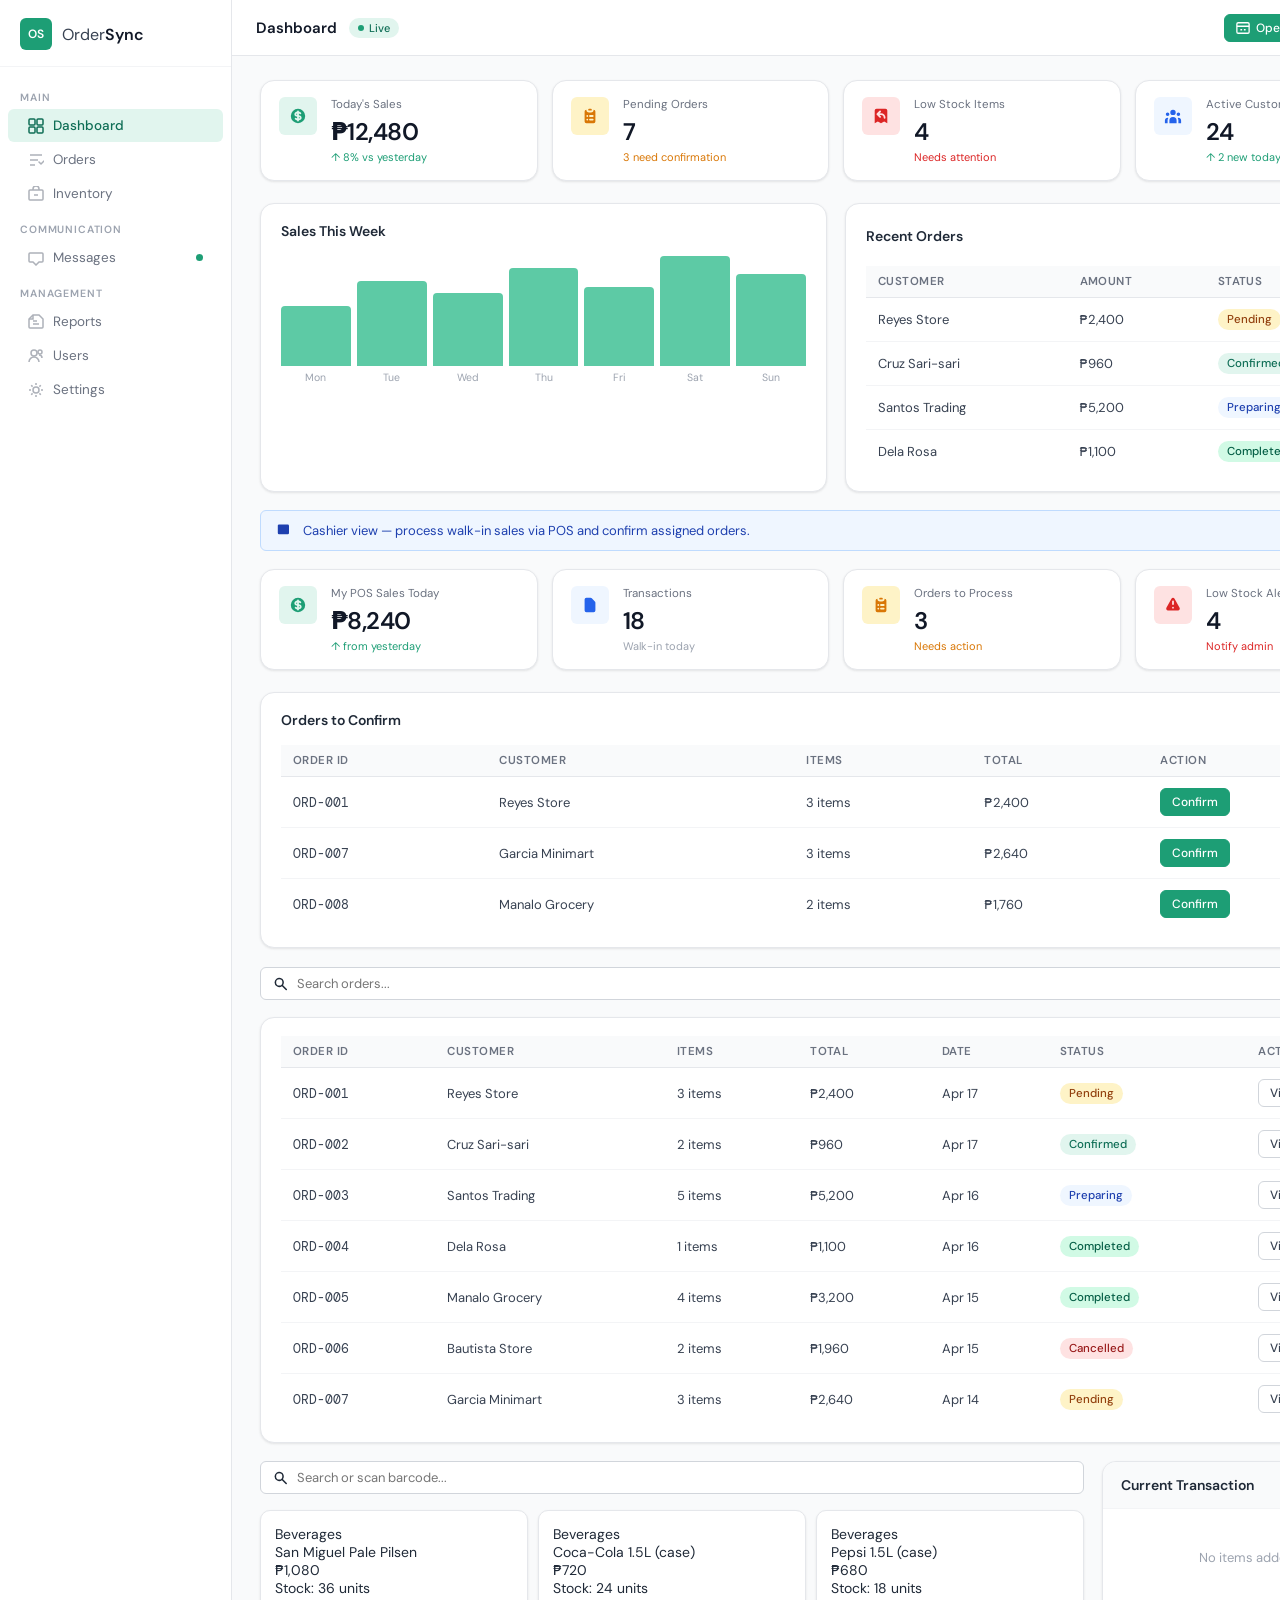
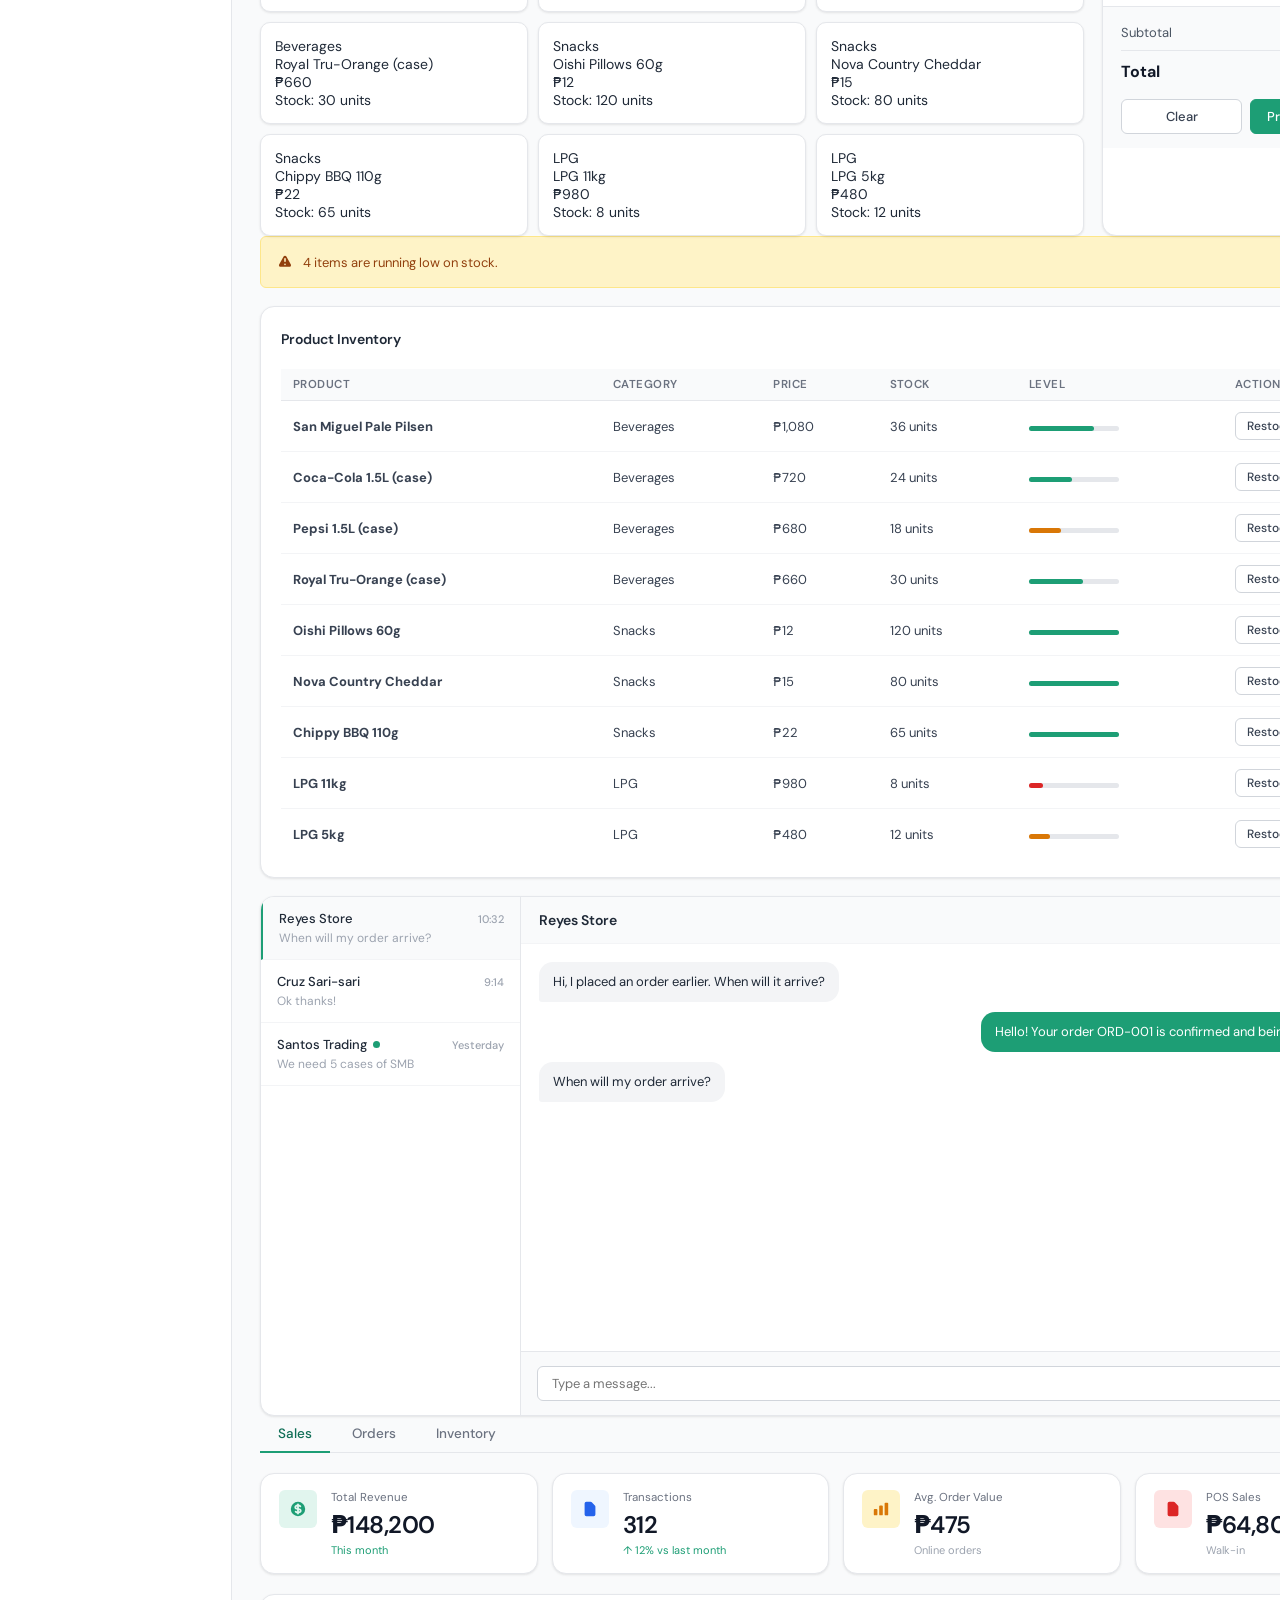
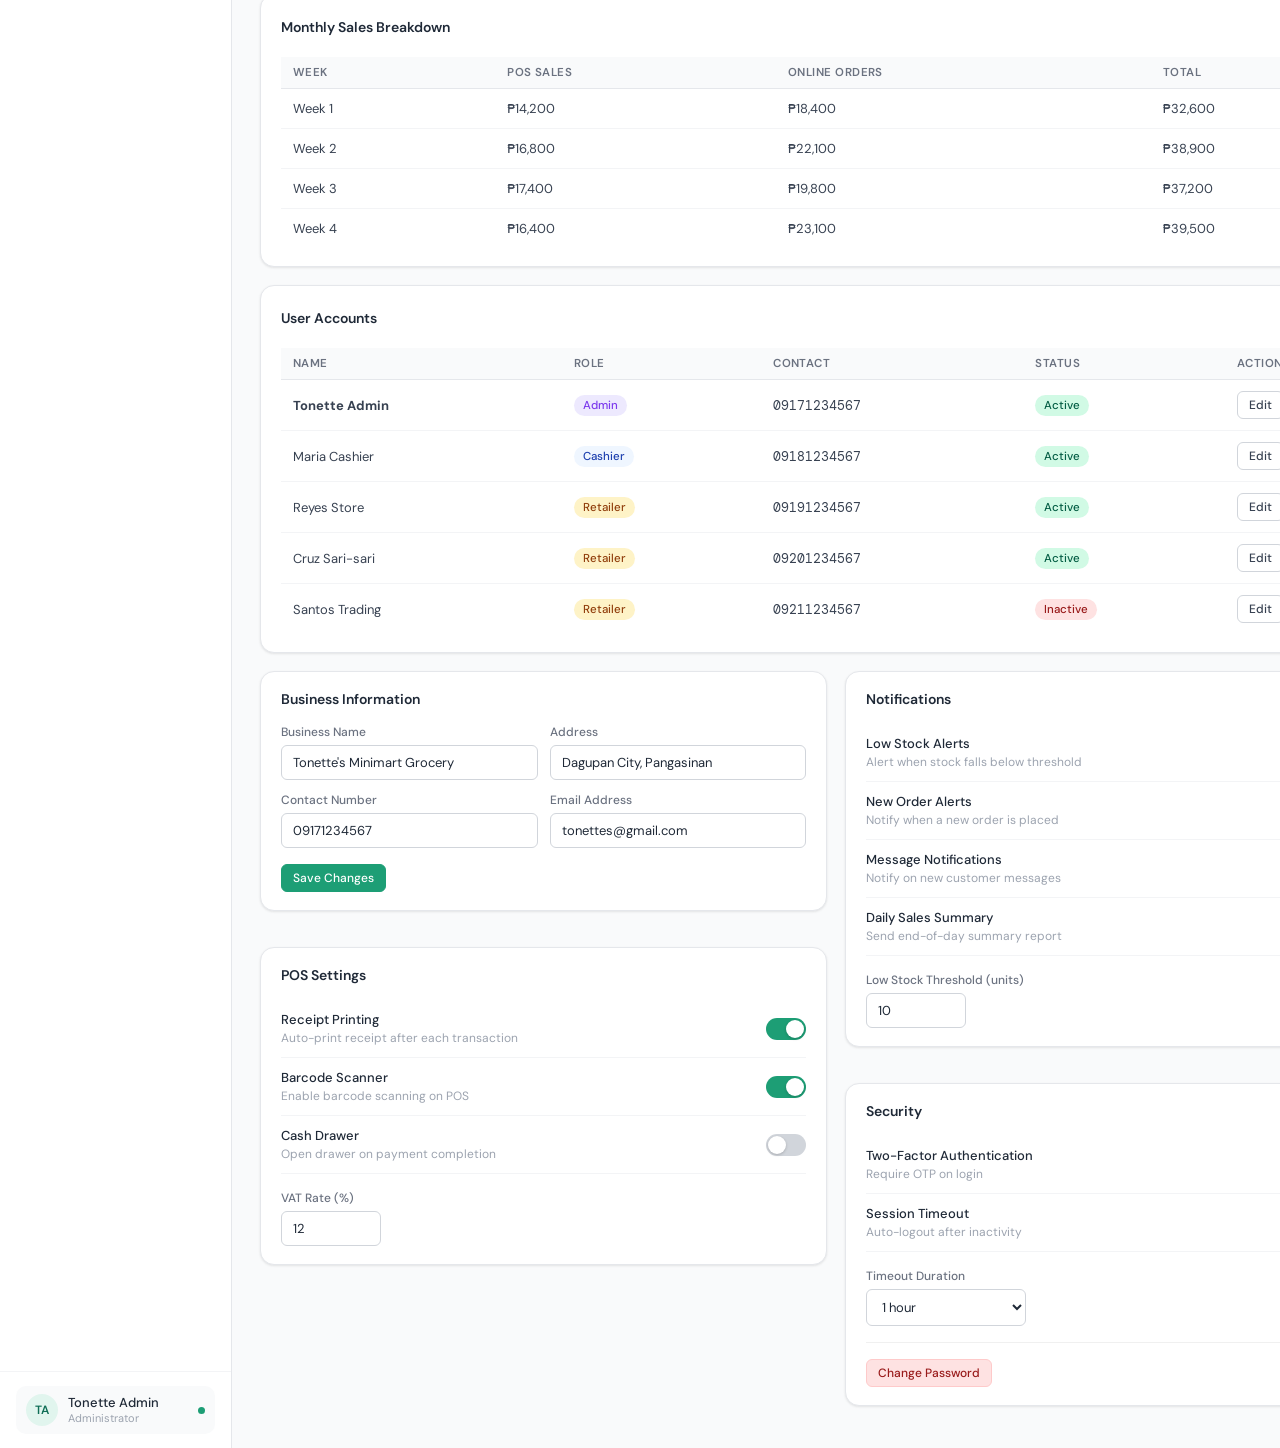
<file: index.html>
<!DOCTYPE html>
<html lang="en">
<head>
  <meta charset="UTF-8" />
  <meta name="viewport" content="width=device-width, initial-scale=1.0"/>
  <title>OrderSync — Wholesale Management System</title>
  <link rel="stylesheet" href="style.css" />
  <link href="https://fonts.googleapis.com/css2?family=DM+Sans:wght@300;400;500;600&family=DM+Mono:wght@400;500&display=swap" rel="stylesheet"/>
</head>
<body>

<div class="app">

  <!-- SIDEBAR -->
  <aside class="sidebar" id="sidebar">
    <div class="logo">
      <div class="logo-mark">OS</div>
      <span class="logo-text">Order<strong>Sync</strong></span>
    </div>

    <nav id="nav-links"></nav>

    <div class="sidebar-footer">
      <div class="user-info">
        <div class="user-avatar" id="sidebar-avatar">TA</div>
        <div class="user-details">
          <div class="user-name" id="sidebar-name">Tonette Admin</div>
          <div class="user-role" id="sidebar-role">Administrator</div>
        </div>
        <div class="online-dot"></div>
      </div>
    </div>
  </aside>

  <!-- MAIN -->
  <div class="main">

    <!-- TOPBAR -->
    <header class="topbar">
      <div class="topbar-left">
        <div class="page-title" id="page-title">Dashboard</div>
        <div class="live-badge"><span class="live-dot"></span> Live</div>
      </div>
      <div class="topbar-right">
        <a href="cashier.html" target="_blank" class="btn btn-sm btn-primary" style="text-decoration:none">
          <svg width="14" height="14" viewBox="0 0 16 16" fill="none" stroke="currentColor" stroke-width="1.5"><rect x="1" y="2" width="14" height="12" rx="1.5"/><path d="M1 6h14M5 10h2M9 10h2"/></svg>
          Open Cashier POS
        </a>
        <div class="topbar-avatar" id="topbar-avatar">TA</div>
      </div>
    </header>

    <!-- PAGE CONTENT -->
    <div class="content">

      <!-- ====== DASHBOARD ====== -->
      <div class="page active" id="page-dashboard">
        <div class="metrics-grid">
          <div class="metric-card">
            <div class="metric-icon ic-green">
              <svg viewBox="0 0 20 20" fill="currentColor"><path d="M8.433 7.418c.155-.103.346-.196.567-.267v1.698a2.305 2.305 0 01-.567-.267C8.07 8.34 8 8.114 8 8c0-.114.07-.34.433-.582zM11 12.849v-1.698c.22.071.412.164.567.267.364.243.433.468.433.582 0 .114-.07.34-.433.582a2.305 2.305 0 01-.567.267z"/><path fill-rule="evenodd" d="M10 18a8 8 0 100-16 8 8 0 000 16zm1-13a1 1 0 10-2 0v.092a4.535 4.535 0 00-1.676.662C6.602 6.234 6 7.009 6 8c0 .99.602 1.765 1.324 2.246.48.32 1.054.545 1.676.662v1.941c-.391-.127-.68-.317-.843-.504a1 1 0 10-1.51 1.31c.562.649 1.413 1.076 2.353 1.253V15a1 1 0 102 0v-.092a4.535 4.535 0 001.676-.662C13.398 13.766 14 12.991 14 12c0-.99-.602-1.765-1.324-2.246A4.535 4.535 0 0011 9.092V7.151c.391.127.68.317.843.504a1 1 0 101.511-1.31c-.563-.649-1.413-1.076-2.354-1.253V5z" clip-rule="evenodd"/></svg>
            </div>
            <div class="metric-body">
              <div class="metric-label">Today's Sales</div>
              <div class="metric-value">₱12,480</div>
              <div class="metric-change positive">↑ 8% vs yesterday</div>
            </div>
          </div>
          <div class="metric-card">
            <div class="metric-icon ic-amber">
              <svg viewBox="0 0 20 20" fill="currentColor"><path d="M9 2a1 1 0 000 2h2a1 1 0 100-2H9z"/><path fill-rule="evenodd" d="M4 5a2 2 0 012-2 3 3 0 003 3h2a3 3 0 003-3 2 2 0 012 2v11a2 2 0 01-2 2H6a2 2 0 01-2-2V5zm3 4a1 1 0 000 2h.01a1 1 0 100-2H7zm3 0a1 1 0 000 2h3a1 1 0 100-2h-3zm-3 4a1 1 0 100 2h.01a1 1 0 100-2H7zm3 0a1 1 0 100 2h3a1 1 0 100-2h-3z" clip-rule="evenodd"/></svg>
            </div>
            <div class="metric-body">
              <div class="metric-label">Pending Orders</div>
              <div class="metric-value">7</div>
              <div class="metric-change warning">3 need confirmation</div>
            </div>
          </div>
          <div class="metric-card">
            <div class="metric-icon ic-red">
              <svg viewBox="0 0 20 20" fill="currentColor"><path fill-rule="evenodd" d="M5 2a2 2 0 00-2 2v14l3.5-2 3.5 2 3.5-2 3.5 2V4a2 2 0 00-2-2H5zm4.707 3.707a1 1 0 00-1.414-1.414l-3 3a1 1 0 000 1.414l3 3a1 1 0 001.414-1.414L8.414 9H10a3 3 0 013 3 1 1 0 102 0 5 5 0 00-5-5H8.414l1.293-1.293z" clip-rule="evenodd"/></svg>
            </div>
            <div class="metric-body">
              <div class="metric-label">Low Stock Items</div>
              <div class="metric-value">4</div>
              <div class="metric-change danger">Needs attention</div>
            </div>
          </div>
          <div class="metric-card">
            <div class="metric-icon ic-blue">
              <svg viewBox="0 0 20 20" fill="currentColor"><path d="M13 6a3 3 0 11-6 0 3 3 0 016 0zM18 8a2 2 0 11-4 0 2 2 0 014 0zM14 15a4 4 0 00-8 0v3h8v-3zM6 8a2 2 0 11-4 0 2 2 0 014 0zM16 18v-3a5.972 5.972 0 00-.75-2.906A3.005 3.005 0 0119 15v3h-3zM4.75 12.094A5.973 5.973 0 004 15v3H1v-3a3 3 0 013.75-2.906z"/></svg>
            </div>
            <div class="metric-body">
              <div class="metric-label">Active Customers</div>
              <div class="metric-value">24</div>
              <div class="metric-change positive">↑ 2 new today</div>
            </div>
          </div>
        </div>

        <div class="two-col">
          <div class="card">
            <div class="card-header">
              <span class="card-title">Sales This Week</span>
            </div>
            <div class="bar-chart" id="dash-chart"></div>
            <div class="bar-labels" id="dash-labels"></div>
          </div>
          <div class="card">
            <div class="card-header">
              <span class="card-title">Recent Orders</span>
              <button class="btn btn-sm" onclick="nav('orders')">View all</button>
            </div>
            <table class="data-table">
              <thead><tr><th>Customer</th><th>Amount</th><th>Status</th></tr></thead>
              <tbody>
                <tr><td>Reyes Store</td><td>₱2,400</td><td><span class="status pending">Pending</span></td></tr>
                <tr><td>Cruz Sari-sari</td><td>₱960</td><td><span class="status confirmed">Confirmed</span></td></tr>
                <tr><td>Santos Trading</td><td>₱5,200</td><td><span class="status preparing">Preparing</span></td></tr>
                <tr><td>Dela Rosa</td><td>₱1,100</td><td><span class="status completed">Completed</span></td></tr>
              </tbody>
            </table>
          </div>
        </div>
      </div>

      <!-- ====== CASHIER HOME ====== -->
      <div class="page" id="page-cashier-home">
        <div class="info-banner">
          <svg viewBox="0 0 20 20" fill="currentColor" width="16" height="16"><rect x="1" y="2" width="14" height="12" rx="1.5"/><path d="M1 6h14M5 10h2M9 10h2"/></svg>
          Cashier view — process walk-in sales via POS and confirm assigned orders.
        </div>
        <div class="metrics-grid">
          <div class="metric-card">
            <div class="metric-icon ic-green"><svg viewBox="0 0 20 20" fill="currentColor"><path d="M8.433 7.418c.155-.103.346-.196.567-.267v1.698a2.305 2.305 0 01-.567-.267C8.07 8.34 8 8.114 8 8c0-.114.07-.34.433-.582zM11 12.849v-1.698c.22.071.412.164.567.267.364.243.433.468.433.582 0 .114-.07.34-.433.582a2.305 2.305 0 01-.567.267z"/><path fill-rule="evenodd" d="M10 18a8 8 0 100-16 8 8 0 000 16zm1-13a1 1 0 10-2 0v.092a4.535 4.535 0 00-1.676.662C6.602 6.234 6 7.009 6 8c0 .99.602 1.765 1.324 2.246.48.32 1.054.545 1.676.662v1.941c-.391-.127-.68-.317-.843-.504a1 1 0 10-1.51 1.31c.562.649 1.413 1.076 2.353 1.253V15a1 1 0 102 0v-.092a4.535 4.535 0 001.676-.662C13.398 13.766 14 12.991 14 12c0-.99-.602-1.765-1.324-2.246A4.535 4.535 0 0011 9.092V7.151c.391.127.68.317.843.504a1 1 0 101.511-1.31c-.563-.649-1.413-1.076-2.354-1.253V5z" clip-rule="evenodd"/></svg></div>
            <div class="metric-body"><div class="metric-label">My POS Sales Today</div><div class="metric-value">₱8,240</div><div class="metric-change positive">↑ from yesterday</div></div>
          </div>
          <div class="metric-card">
            <div class="metric-icon ic-blue"><svg viewBox="0 0 20 20" fill="currentColor"><path fill-rule="evenodd" d="M4 4a2 2 0 012-2h4.586A2 2 0 0112 2.586L15.414 6A2 2 0 0116 7.414V16a2 2 0 01-2 2H6a2 2 0 01-2-2V4z" clip-rule="evenodd"/></svg></div>
            <div class="metric-body"><div class="metric-label">Transactions</div><div class="metric-value">18</div><div class="metric-change">Walk-in today</div></div>
          </div>
          <div class="metric-card">
            <div class="metric-icon ic-amber"><svg viewBox="0 0 20 20" fill="currentColor"><path d="M9 2a1 1 0 000 2h2a1 1 0 100-2H9z"/><path fill-rule="evenodd" d="M4 5a2 2 0 012-2 3 3 0 003 3h2a3 3 0 003-3 2 2 0 012 2v11a2 2 0 01-2 2H6a2 2 0 01-2-2V5zm3 4a1 1 0 000 2h.01a1 1 0 100-2H7zm3 0a1 1 0 000 2h3a1 1 0 100-2h-3zm-3 4a1 1 0 100 2h.01a1 1 0 100-2H7zm3 0a1 1 0 100 2h3a1 1 0 100-2h-3z" clip-rule="evenodd"/></svg></div>
            <div class="metric-body"><div class="metric-label">Orders to Process</div><div class="metric-value">3</div><div class="metric-change warning">Needs action</div></div>
          </div>
          <div class="metric-card">
            <div class="metric-icon ic-red"><svg viewBox="0 0 20 20" fill="currentColor"><path fill-rule="evenodd" d="M8.257 3.099c.765-1.36 2.722-1.36 3.486 0l5.58 9.92c.75 1.334-.213 2.98-1.742 2.98H4.42c-1.53 0-2.493-1.646-1.743-2.98l5.58-9.92zM11 13a1 1 0 11-2 0 1 1 0 012 0zm-1-8a1 1 0 00-1 1v3a1 1 0 002 0V6a1 1 0 00-1-1z" clip-rule="evenodd"/></svg></div>
            <div class="metric-body"><div class="metric-label">Low Stock Alerts</div><div class="metric-value">4</div><div class="metric-change danger">Notify admin</div></div>
          </div>
        </div>
        <div class="card">
          <div class="card-header"><span class="card-title">Orders to Confirm</span></div>
          <table class="data-table">
            <thead><tr><th>Order ID</th><th>Customer</th><th>Items</th><th>Total</th><th>Action</th></tr></thead>
            <tbody>
              <tr><td class="mono">ORD-001</td><td>Reyes Store</td><td>3 items</td><td>₱2,400</td><td><button class="btn btn-sm btn-primary" onclick="confirmOrder(this)">Confirm</button></td></tr>
              <tr><td class="mono">ORD-007</td><td>Garcia Minimart</td><td>3 items</td><td>₱2,640</td><td><button class="btn btn-sm btn-primary" onclick="confirmOrder(this)">Confirm</button></td></tr>
              <tr><td class="mono">ORD-008</td><td>Manalo Grocery</td><td>2 items</td><td>₱1,760</td><td><button class="btn btn-sm btn-primary" onclick="confirmOrder(this)">Confirm</button></td></tr>
            </tbody>
          </table>
        </div>
      </div>

      <!-- ====== ORDERS ====== -->
      <div class="page" id="page-orders">
        <div class="toolbar">
          <div class="search-box">
            <svg viewBox="0 0 20 20" fill="currentColor" width="16" height="16"><path fill-rule="evenodd" d="M8 4a4 4 0 100 8 4 4 0 000-8zM2 8a6 6 0 1110.89 3.476l4.817 4.817a1 1 0 01-1.414 1.414l-4.816-4.816A6 6 0 012 8z" clip-rule="evenodd"/></svg>
            <input type="text" placeholder="Search orders..." oninput="filterOrders(this.value)">
          </div>
          <select class="filter-select" onchange="filterOrdersByStatus(this.value)">
            <option value="">All status</option>
            <option value="pending">Pending</option>
            <option value="confirmed">Confirmed</option>
            <option value="preparing">Preparing</option>
            <option value="completed">Completed</option>
            <option value="cancelled">Cancelled</option>
          </select>
        </div>
        <div class="card">
          <table class="data-table">
            <thead><tr><th>Order ID</th><th>Customer</th><th>Items</th><th>Total</th><th>Date</th><th>Status</th><th>Action</th></tr></thead>
            <tbody id="orders-tbody"></tbody>
          </table>
        </div>
      </div>

      <!-- ====== POS (cashier only) ====== -->
      <div class="page" id="page-pos">
        <div class="pos-layout">
          <div class="pos-left">
            <div class="search-box" style="margin-bottom:16px">
              <svg viewBox="0 0 20 20" fill="currentColor" width="16" height="16"><path fill-rule="evenodd" d="M8 4a4 4 0 100 8 4 4 0 000-8zM2 8a6 6 0 1110.89 3.476l4.817 4.817a1 1 0 01-1.414 1.414l-4.816-4.816A6 6 0 012 8z" clip-rule="evenodd"/></svg>
              <input type="text" placeholder="Search or scan barcode..." oninput="filterPOS(this.value)">
            </div>
            <div class="product-grid" id="pos-grid"></div>
          </div>
          <div class="pos-cart">
            <div class="cart-header">Current Transaction</div>
            <div class="cart-items" id="cart-items"></div>
            <div class="cart-footer">
              <div class="total-row"><span>Subtotal</span><span id="subtotal">₱0.00</span></div>
              <div class="total-row grand"><span>Total</span><span id="total">₱0.00</span></div>
              <div class="cart-actions">
                <button class="btn btn-outline" onclick="clearCart()">Clear</button>
                <button class="btn btn-primary" onclick="checkout()">Process Payment</button>
              </div>
            </div>
          </div>
        </div>
      </div>

      <!-- ====== INVENTORY ====== -->
      <div class="page" id="page-inventory">
        <div class="alert alert-warning">
          <svg viewBox="0 0 20 20" fill="currentColor" width="16" height="16"><path fill-rule="evenodd" d="M8.257 3.099c.765-1.36 2.722-1.36 3.486 0l5.58 9.92c.75 1.334-.213 2.98-1.742 2.98H4.42c-1.53 0-2.493-1.646-1.743-2.98l5.58-9.92zM11 13a1 1 0 11-2 0 1 1 0 012 0zm-1-8a1 1 0 00-1 1v3a1 1 0 002 0V6a1 1 0 00-1-1z" clip-rule="evenodd"/></svg>
          4 items are running low on stock.
          <button class="btn btn-sm" style="margin-left:auto">Review</button>
        </div>
        <div class="card">
          <div class="card-header">
            <span class="card-title">Product Inventory</span>
            <button class="btn btn-sm btn-primary" id="add-product-btn">+ Add Product</button>
          </div>
          <table class="data-table">
            <thead><tr><th>Product</th><th>Category</th><th>Price</th><th>Stock</th><th>Level</th><th>Action</th></tr></thead>
            <tbody id="inv-tbody"></tbody>
          </table>
        </div>
      </div>

      <!-- ====== MESSAGES ====== -->
      <div class="page" id="page-messages">
        <div class="msg-layout">
          <div class="msg-sidebar" id="msg-list"></div>
          <div class="msg-main">
            <div class="msg-topbar" id="msg-header">Select a conversation</div>
            <div class="msg-chat" id="msg-chat"></div>
            <div class="msg-input-area">
              <input type="text" placeholder="Type a message..." id="msg-input" onkeydown="sendMsg(event)">
              <button class="btn btn-primary btn-sm" onclick="sendMsg({key:'Enter'})">Send</button>
            </div>
          </div>
        </div>
      </div>

      <!-- ====== REPORTS ====== -->
      <div class="page" id="page-reports">
        <div class="tab-bar">
          <button class="tab active" onclick="switchTab(this,'rep-sales')">Sales</button>
          <button class="tab" onclick="switchTab(this,'rep-orders')">Orders</button>
          <button class="tab" onclick="switchTab(this,'rep-inventory')">Inventory</button>
        </div>
        <div id="rep-sales">
          <div class="metrics-grid" style="margin-bottom:20px">
            <div class="metric-card"><div class="metric-icon ic-green"><svg viewBox="0 0 20 20" fill="currentColor"><path d="M8.433 7.418c.155-.103.346-.196.567-.267v1.698a2.305 2.305 0 01-.567-.267C8.07 8.34 8 8.114 8 8c0-.114.07-.34.433-.582zM11 12.849v-1.698c.22.071.412.164.567.267.364.243.433.468.433.582 0 .114-.07.34-.433.582a2.305 2.305 0 01-.567.267z"/><path fill-rule="evenodd" d="M10 18a8 8 0 100-16 8 8 0 000 16zm1-13a1 1 0 10-2 0v.092a4.535 4.535 0 00-1.676.662C6.602 6.234 6 7.009 6 8c0 .99.602 1.765 1.324 2.246.48.32 1.054.545 1.676.662v1.941c-.391-.127-.68-.317-.843-.504a1 1 0 10-1.51 1.31c.562.649 1.413 1.076 2.353 1.253V15a1 1 0 102 0v-.092a4.535 4.535 0 001.676-.662C13.398 13.766 14 12.991 14 12c0-.99-.602-1.765-1.324-2.246A4.535 4.535 0 0011 9.092V7.151c.391.127.68.317.843.504a1 1 0 101.511-1.31c-.563-.649-1.413-1.076-2.354-1.253V5z" clip-rule="evenodd"/></svg></div><div class="metric-body"><div class="metric-label">Total Revenue</div><div class="metric-value">₱148,200</div><div class="metric-change positive">This month</div></div></div>
            <div class="metric-card"><div class="metric-icon ic-blue"><svg viewBox="0 0 20 20" fill="currentColor"><path fill-rule="evenodd" d="M6 2a2 2 0 00-2 2v12a2 2 0 002 2h8a2 2 0 002-2V7.414A2 2 0 0015.414 6L12 2.586A2 2 0 0010.586 2H6z" clip-rule="evenodd"/></svg></div><div class="metric-body"><div class="metric-label">Transactions</div><div class="metric-value">312</div><div class="metric-change positive">↑ 12% vs last month</div></div></div>
            <div class="metric-card"><div class="metric-icon ic-amber"><svg viewBox="0 0 20 20" fill="currentColor"><path d="M2 11a1 1 0 011-1h2a1 1 0 011 1v5a1 1 0 01-1 1H3a1 1 0 01-1-1v-5zM8 7a1 1 0 011-1h2a1 1 0 011 1v9a1 1 0 01-1 1H9a1 1 0 01-1-1V7zM14 4a1 1 0 011-1h2a1 1 0 011 1v12a1 1 0 01-1 1h-2a1 1 0 01-1-1V4z"/></svg></div><div class="metric-body"><div class="metric-label">Avg. Order Value</div><div class="metric-value">₱475</div><div class="metric-change">Online orders</div></div></div>
            <div class="metric-card"><div class="metric-icon ic-red"><svg viewBox="0 0 20 20" fill="currentColor"><path fill-rule="evenodd" d="M4 4a2 2 0 012-2h4.586A2 2 0 0112 2.586L15.414 6A2 2 0 0116 7.414V16a2 2 0 01-2 2H6a2 2 0 01-2-2V4z" clip-rule="evenodd"/></svg></div><div class="metric-body"><div class="metric-label">POS Sales</div><div class="metric-value">₱64,800</div><div class="metric-change">Walk-in</div></div></div>
          </div>
          <div class="card">
            <div class="card-header"><span class="card-title">Monthly Sales Breakdown</span><button class="btn btn-sm">Export CSV</button></div>
            <table class="data-table"><thead><tr><th>Week</th><th>POS Sales</th><th>Online Orders</th><th>Total</th></tr></thead>
            <tbody><tr><td>Week 1</td><td>₱14,200</td><td>₱18,400</td><td>₱32,600</td></tr><tr><td>Week 2</td><td>₱16,800</td><td>₱22,100</td><td>₱38,900</td></tr><tr><td>Week 3</td><td>₱17,400</td><td>₱19,800</td><td>₱37,200</td></tr><tr><td>Week 4</td><td>₱16,400</td><td>₱23,100</td><td>₱39,500</td></tr></tbody></table>
          </div>
        </div>
        <div id="rep-orders" style="display:none">
          <div class="metrics-grid" style="margin-bottom:20px">
            <div class="metric-card"><div class="metric-body"><div class="metric-label">Total Orders</div><div class="metric-value">187</div></div></div>
            <div class="metric-card"><div class="metric-body"><div class="metric-label">Completed</div><div class="metric-value">162</div><div class="metric-change positive">86.6%</div></div></div>
            <div class="metric-card"><div class="metric-body"><div class="metric-label">Cancelled</div><div class="metric-value">14</div><div class="metric-change danger">7.5%</div></div></div>
            <div class="metric-card"><div class="metric-body"><div class="metric-label">Pending</div><div class="metric-value">11</div></div></div>
          </div>
          <div class="card"><div class="card-header"><span class="card-title">Order Status Summary</span></div>
            <table class="data-table"><thead><tr><th>Status</th><th>Count</th><th>% of Total</th></tr></thead>
            <tbody><tr><td><span class="status completed">Completed</span></td><td>162</td><td>86.6%</td></tr><tr><td><span class="status pending">Pending</span></td><td>11</td><td>5.9%</td></tr><tr><td><span class="status cancelled">Cancelled</span></td><td>14</td><td>7.5%</td></tr></tbody></table>
          </div>
        </div>
        <div id="rep-inventory" style="display:none">
          <div class="metrics-grid" style="margin-bottom:20px">
            <div class="metric-card"><div class="metric-body"><div class="metric-label">Total SKUs</div><div class="metric-value">48</div></div></div>
            <div class="metric-card"><div class="metric-body"><div class="metric-label">Low Stock</div><div class="metric-value">4</div><div class="metric-change warning">Action needed</div></div></div>
            <div class="metric-card"><div class="metric-body"><div class="metric-label">Stock Movements</div><div class="metric-value">94</div><div class="metric-change">This month</div></div></div>
            <div class="metric-card"><div class="metric-body"><div class="metric-label">Restocked</div><div class="metric-value">12</div></div></div>
          </div>
          <div class="card"><div class="card-header"><span class="card-title">Top Moving Products</span></div>
            <table class="data-table"><thead><tr><th>Product</th><th>Units Sold</th><th>Remaining</th></tr></thead>
            <tbody><tr><td>San Miguel Pale Pilsen (case)</td><td>84</td><td>36</td></tr><tr><td>Coca-Cola 1.5L (case)</td><td>72</td><td>24</td></tr><tr><td>Oishi Pillows 60g</td><td>210</td><td>120</td></tr><tr><td>LPG 11kg</td><td>45</td><td>8</td></tr></tbody></table>
          </div>
        </div>
      </div>

      <!-- ====== USERS (admin only) ====== -->
      <div class="page" id="page-users">
        <div class="card">
          <div class="card-header"><span class="card-title">User Accounts</span><button class="btn btn-sm btn-primary">+ Add User</button></div>
          <table class="data-table">
            <thead><tr><th>Name</th><th>Role</th><th>Contact</th><th>Status</th><th>Action</th></tr></thead>
            <tbody>
              <tr><td><strong>Tonette Admin</strong></td><td><span class="status role-admin">Admin</span></td><td class="mono">09171234567</td><td><span class="status completed">Active</span></td><td><button class="btn btn-sm">Edit</button></td></tr>
              <tr><td>Maria Cashier</td><td><span class="status role-cashier">Cashier</span></td><td class="mono">09181234567</td><td><span class="status completed">Active</span></td><td><button class="btn btn-sm">Edit</button></td></tr>
              <tr><td>Reyes Store</td><td><span class="status role-retailer">Retailer</span></td><td class="mono">09191234567</td><td><span class="status completed">Active</span></td><td><button class="btn btn-sm">Edit</button></td></tr>
              <tr><td>Cruz Sari-sari</td><td><span class="status role-retailer">Retailer</span></td><td class="mono">09201234567</td><td><span class="status completed">Active</span></td><td><button class="btn btn-sm">Edit</button></td></tr>
              <tr><td>Santos Trading</td><td><span class="status role-retailer">Retailer</span></td><td class="mono">09211234567</td><td><span class="status cancelled">Inactive</span></td><td><button class="btn btn-sm">Edit</button></td></tr>
            </tbody>
          </table>
        </div>
      </div>

      <!-- ====== SETTINGS (admin only) ====== -->
      <div class="page" id="page-settings">
        <div class="settings-grid">
          <div class="settings-col">
            <div class="card">
              <div class="card-header"><span class="card-title">Business Information</span></div>
              <div class="form-grid">
                <div class="form-group"><label>Business Name</label><input type="text" class="form-input" value="Tonette's Minimart Grocery"></div>
                <div class="form-group"><label>Address</label><input type="text" class="form-input" value="Dagupan City, Pangasinan"></div>
                <div class="form-group"><label>Contact Number</label><input type="text" class="form-input" value="09171234567"></div>
                <div class="form-group"><label>Email Address</label><input type="text" class="form-input" value="tonettes@gmail.com"></div>
              </div>
              <button class="btn btn-primary btn-sm" style="margin-top:16px">Save Changes</button>
            </div>
            <div class="card">
              <div class="card-header"><span class="card-title">POS Settings</span></div>
              <div class="setting-row"><div><div class="setting-label">Receipt Printing</div><div class="setting-desc">Auto-print receipt after each transaction</div></div><div class="toggle on" onclick="this.classList.toggle('on')"><div class="knob"></div></div></div>
              <div class="setting-row"><div><div class="setting-label">Barcode Scanner</div><div class="setting-desc">Enable barcode scanning on POS</div></div><div class="toggle on" onclick="this.classList.toggle('on')"><div class="knob"></div></div></div>
              <div class="setting-row"><div><div class="setting-label">Cash Drawer</div><div class="setting-desc">Open drawer on payment completion</div></div><div class="toggle" onclick="this.classList.toggle('on')"><div class="knob"></div></div></div>
              <div class="form-group" style="margin-top:16px"><label>VAT Rate (%)</label><input type="text" class="form-input" value="12" style="width:100px"></div>
            </div>
          </div>
          <div class="settings-col">
            <div class="card">
              <div class="card-header"><span class="card-title">Notifications</span></div>
              <div class="setting-row"><div><div class="setting-label">Low Stock Alerts</div><div class="setting-desc">Alert when stock falls below threshold</div></div><div class="toggle on" onclick="this.classList.toggle('on')"><div class="knob"></div></div></div>
              <div class="setting-row"><div><div class="setting-label">New Order Alerts</div><div class="setting-desc">Notify when a new order is placed</div></div><div class="toggle on" onclick="this.classList.toggle('on')"><div class="knob"></div></div></div>
              <div class="setting-row"><div><div class="setting-label">Message Notifications</div><div class="setting-desc">Notify on new customer messages</div></div><div class="toggle on" onclick="this.classList.toggle('on')"><div class="knob"></div></div></div>
              <div class="setting-row"><div><div class="setting-label">Daily Sales Summary</div><div class="setting-desc">Send end-of-day summary report</div></div><div class="toggle" onclick="this.classList.toggle('on')"><div class="knob"></div></div></div>
              <div class="form-group" style="margin-top:16px"><label>Low Stock Threshold (units)</label><input type="number" class="form-input" value="10" style="width:100px"></div>
            </div>
            <div class="card">
              <div class="card-header"><span class="card-title">Security</span></div>
              <div class="setting-row"><div><div class="setting-label">Two-Factor Authentication</div><div class="setting-desc">Require OTP on login</div></div><div class="toggle" onclick="this.classList.toggle('on')"><div class="knob"></div></div></div>
              <div class="setting-row"><div><div class="setting-label">Session Timeout</div><div class="setting-desc">Auto-logout after inactivity</div></div><div class="toggle on" onclick="this.classList.toggle('on')"><div class="knob"></div></div></div>
              <div class="form-group" style="margin-top:16px">
                <label>Timeout Duration</label>
                <select class="form-input" style="width:160px"><option>15 minutes</option><option>30 minutes</option><option selected>1 hour</option><option>4 hours</option></select>
              </div>
              <div style="margin-top:16px;padding-top:16px;border-top:1px solid #f0f0f0">
                <button class="btn btn-danger btn-sm">Change Password</button>
              </div>
            </div>
          </div>
        </div>
      </div>

    </div><!-- end .content -->
  </div><!-- end .main -->
</div><!-- end .app -->

<script src="app.js"></script>
</body>
</html>
</file>
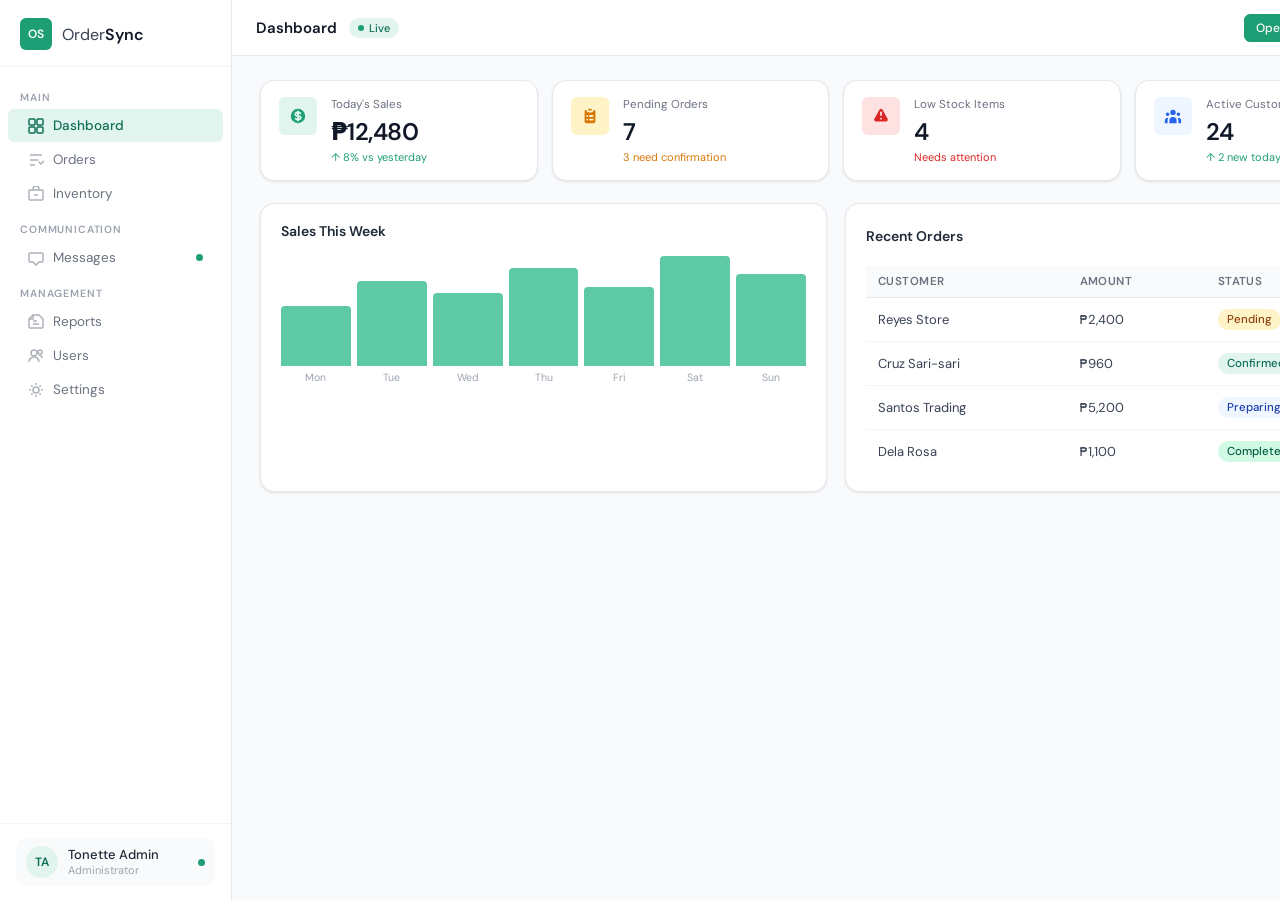
<file: admin-dashboard.html>
<!DOCTYPE html>
<html lang="en">
<head>
<meta charset="UTF-8"/>
<meta name="viewport" content="width=device-width, initial-scale=1.0"/>
<title>OrderSync — Admin — Dashboard</title>
<link href="https://fonts.googleapis.com/css2?family=DM+Sans:wght@300;400;500;600&family=DM+Mono:wght@400;500&display=swap" rel="stylesheet"/>
<link rel="stylesheet" href="shared.css"/>
</head>
<body>
<div class="app">

<aside class="sidebar">
  <div class="logo">
    <div class="logo-mark">OS</div>
    <span class="logo-text">Order<strong>Sync</strong></span>
  </div>
  <nav><div class="nav-section">Main</div>
<div class="nav-item active"><svg class="nav-icon" viewBox="0 0 16 16" fill="none" stroke="currentColor" stroke-width="1.5"><rect x="1" y="1" width="6" height="6" rx="1"/><rect x="9" y="1" width="6" height="6" rx="1"/><rect x="1" y="9" width="6" height="6" rx="1"/><rect x="9" y="9" width="6" height="6" rx="1"/></svg>Dashboard</div>
<div class="nav-item"><svg class="nav-icon" viewBox="0 0 16 16" fill="none" stroke="currentColor" stroke-width="1.5"><path d="M2 3h12M2 8h8M2 13h5"/><path d="M11 10l2 2 3-3" stroke-linecap="round"/></svg>Orders</div>
<div class="nav-item"><svg class="nav-icon" viewBox="0 0 16 16" fill="none" stroke="currentColor" stroke-width="1.5"><rect x="1" y="4" width="14" height="10" rx="1"/><path d="M5 4V3a3 3 0 016 0v1"/><path d="M6 9h4"/></svg>Inventory</div>
<div class="nav-section">Communication</div>
<div class="nav-item"><svg class="nav-icon" viewBox="0 0 16 16" fill="none" stroke="currentColor" stroke-width="1.5"><path d="M14 3H2a1 1 0 00-1 1v7a1 1 0 001 1h3l3 3 3-3h3a1 1 0 001-1V4a1 1 0 00-1-1z"/></svg>Messages<span class="nav-badge"></span></div>
<div class="nav-section">Management</div>
<div class="nav-item"><svg class="nav-icon" viewBox="0 0 16 16" fill="none" stroke="currentColor" stroke-width="1.5"><path d="M1 13V5l4-4h6l4 4v8a1 1 0 01-1 1H2a1 1 0 01-1-1z"/><path d="M5 1v4H1M5 10h6M5 7h4"/></svg>Reports</div>
<div class="nav-item"><svg class="nav-icon" viewBox="0 0 16 16" fill="none" stroke="currentColor" stroke-width="1.5"><circle cx="6" cy="5" r="3"/><path d="M1 14c0-3 2.5-5 5-5s5 2 5 5"/><path d="M11 7c1.5 0 3 1 3 3"/><circle cx="12" cy="4" r="2"/></svg>Users</div>
<div class="nav-item"><svg class="nav-icon" viewBox="0 0 16 16" fill="none" stroke="currentColor" stroke-width="1.5"><circle cx="8" cy="8" r="3"/><path d="M8 1v2M8 13v2M1 8h2M13 8h2M3.2 3.2l1.4 1.4M11.4 11.4l1.4 1.4M3.2 12.8l1.4-1.4M11.4 4.6l1.4-1.4"/></svg>Settings</div>
</nav>
  <div class="sidebar-footer">
    <div class="user-info">
      <div class="user-avatar">TA</div>
      <div>
        <div class="user-name">Tonette Admin</div>
        <div class="user-role">Administrator</div>
      </div>
      <div class="online-dot"></div>
    </div>
  </div>
</aside>

<div class="main">
  <header class="topbar">
    <div class="topbar-left">
      <div class="page-title">Dashboard</div>
      <div class="live-badge"><span class="live-dot"></span> Live</div>
    </div>
    <div class="topbar-right">
      <a href="cashier.html" style="display:inline-flex;align-items:center;gap:6px;padding:5px 11px;border:1px solid #1D9E75;border-radius:6px;background:#1D9E75;color:#fff;font-size:12px;font-weight:500;text-decoration:none;">Open Cashier POS</a>
      <div class="topbar-avatar">TA</div>
    </div>
  </header>
  <div class="content">

<div class="metrics-grid">
  
<div class="metric-card">
  <div class="metric-icon ic-green"><svg viewBox="0 0 20 20" fill="currentColor"><path d="M8.433 7.418c.155-.103.346-.196.567-.267v1.698a2.305 2.305 0 01-.567-.267C8.07 8.34 8 8.114 8 8c0-.114.07-.34.433-.582zM11 12.849v-1.698c.22.071.412.164.567.267.364.243.433.468.433.582 0 .114-.07.34-.433.582a2.305 2.305 0 01-.567.267z"/><path fill-rule="evenodd" d="M10 18a8 8 0 100-16 8 8 0 000 16zm1-13a1 1 0 10-2 0v.092a4.535 4.535 0 00-1.676.662C6.602 6.234 6 7.009 6 8c0 .99.602 1.765 1.324 2.246.48.32 1.054.545 1.676.662v1.941c-.391-.127-.68-.317-.843-.504a1 1 0 10-1.51 1.31c.562.649 1.413 1.076 2.353 1.253V15a1 1 0 102 0v-.092a4.535 4.535 0 001.676-.662C13.398 13.766 14 12.991 14 12c0-.99-.602-1.765-1.324-2.246A4.535 4.535 0 0011 9.092V7.151c.391.127.68.317.843.504a1 1 0 101.511-1.31c-.563-.649-1.413-1.076-2.354-1.253V5z" clip-rule="evenodd"/></svg></div>
  <div class="metric-body">
    <div class="metric-label">Today's Sales</div>
    <div class="metric-value">₱12,480</div>
    <div class="metric-change positive">↑ 8% vs yesterday</div>
  </div>
</div>
  
<div class="metric-card">
  <div class="metric-icon ic-amber"><svg viewBox="0 0 20 20" fill="currentColor"><path d="M9 2a1 1 0 000 2h2a1 1 0 100-2H9z"/><path fill-rule="evenodd" d="M4 5a2 2 0 012-2 3 3 0 003 3h2a3 3 0 003-3 2 2 0 012 2v11a2 2 0 01-2 2H6a2 2 0 01-2-2V5zm3 4a1 1 0 000 2h.01a1 1 0 100-2H7zm3 0a1 1 0 000 2h3a1 1 0 100-2h-3zm-3 4a1 1 0 100 2h.01a1 1 0 100-2H7zm3 0a1 1 0 100 2h3a1 1 0 100-2h-3z" clip-rule="evenodd"/></svg></div>
  <div class="metric-body">
    <div class="metric-label">Pending Orders</div>
    <div class="metric-value">7</div>
    <div class="metric-change warning">3 need confirmation</div>
  </div>
</div>
  
<div class="metric-card">
  <div class="metric-icon ic-red"><svg viewBox="0 0 20 20" fill="currentColor"><path fill-rule="evenodd" d="M8.257 3.099c.765-1.36 2.722-1.36 3.486 0l5.58 9.92c.75 1.334-.213 2.98-1.742 2.98H4.42c-1.53 0-2.493-1.646-1.743-2.98l5.58-9.92zM11 13a1 1 0 11-2 0 1 1 0 012 0zm-1-8a1 1 0 00-1 1v3a1 1 0 002 0V6a1 1 0 00-1-1z" clip-rule="evenodd"/></svg></div>
  <div class="metric-body">
    <div class="metric-label">Low Stock Items</div>
    <div class="metric-value">4</div>
    <div class="metric-change danger">Needs attention</div>
  </div>
</div>
  
<div class="metric-card">
  <div class="metric-icon ic-blue"><svg viewBox="0 0 20 20" fill="currentColor"><path d="M13 6a3 3 0 11-6 0 3 3 0 016 0zM18 8a2 2 0 11-4 0 2 2 0 014 0zM14 15a4 4 0 00-8 0v3h8v-3zM6 8a2 2 0 11-4 0 2 2 0 014 0zM16 18v-3a5.972 5.972 0 00-.75-2.906A3.005 3.005 0 0119 15v3h-3zM4.75 12.094A5.973 5.973 0 004 15v3H1v-3a3 3 0 013.75-2.906z"/></svg></div>
  <div class="metric-body">
    <div class="metric-label">Active Customers</div>
    <div class="metric-value">24</div>
    <div class="metric-change positive">↑ 2 new today</div>
  </div>
</div>
</div>
<div class="two-col">
  <div class="card">
    <div class="card-header"><span class="card-title">Sales This Week</span></div>
    <div class="bar-chart"><div class="bar" style="height:55%"></div><div class="bar" style="height:77%"></div><div class="bar" style="height:66%"></div><div class="bar" style="height:89%"></div><div class="bar" style="height:72%"></div><div class="bar" style="height:100%"></div><div class="bar" style="height:84%"></div></div>
    <div class="bar-labels"><div class="bar-label">Mon</div><div class="bar-label">Tue</div><div class="bar-label">Wed</div><div class="bar-label">Thu</div><div class="bar-label">Fri</div><div class="bar-label">Sat</div><div class="bar-label">Sun</div></div>
  </div>
  <div class="card">
    <div class="card-header"><span class="card-title">Recent Orders</span><button class="btn btn-sm">View all</button></div>
    <table class="data-table">
      <thead><tr><th>Customer</th><th>Amount</th><th>Status</th></tr></thead>
      <tbody>
        <tr><td>Reyes Store</td><td>₱2,400</td><td><span class="status pending">Pending</span></td></tr>
        <tr><td>Cruz Sari-sari</td><td>₱960</td><td><span class="status confirmed">Confirmed</span></td></tr>
        <tr><td>Santos Trading</td><td>₱5,200</td><td><span class="status preparing">Preparing</span></td></tr>
        <tr><td>Dela Rosa</td><td>₱1,100</td><td><span class="status completed">Completed</span></td></tr>
      </tbody>
    </table>
  </div>
</div>
  </div>
</div>
</div>
</body>
</html>
</file>
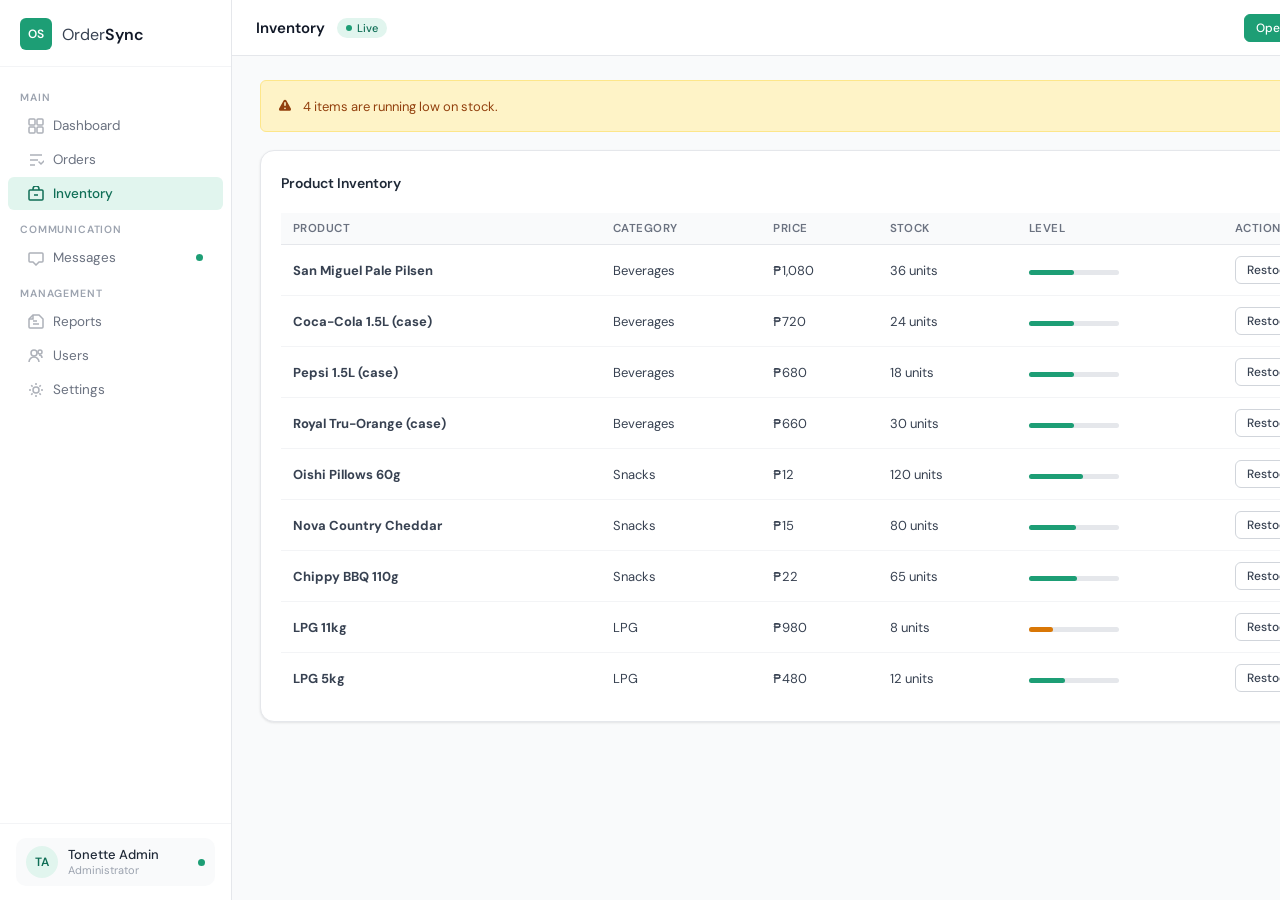
<file: admin-inventory.html>
<!DOCTYPE html>
<html lang="en">
<head>
<meta charset="UTF-8"/>
<meta name="viewport" content="width=device-width, initial-scale=1.0"/>
<title>OrderSync — Admin — Inventory</title>
<link href="https://fonts.googleapis.com/css2?family=DM+Sans:wght@300;400;500;600&family=DM+Mono:wght@400;500&display=swap" rel="stylesheet"/>
<link rel="stylesheet" href="shared.css"/>
</head>
<body>
<div class="app">

<aside class="sidebar">
  <div class="logo">
    <div class="logo-mark">OS</div>
    <span class="logo-text">Order<strong>Sync</strong></span>
  </div>
  <nav><div class="nav-section">Main</div>
<div class="nav-item"><svg class="nav-icon" viewBox="0 0 16 16" fill="none" stroke="currentColor" stroke-width="1.5"><rect x="1" y="1" width="6" height="6" rx="1"/><rect x="9" y="1" width="6" height="6" rx="1"/><rect x="1" y="9" width="6" height="6" rx="1"/><rect x="9" y="9" width="6" height="6" rx="1"/></svg>Dashboard</div>
<div class="nav-item"><svg class="nav-icon" viewBox="0 0 16 16" fill="none" stroke="currentColor" stroke-width="1.5"><path d="M2 3h12M2 8h8M2 13h5"/><path d="M11 10l2 2 3-3" stroke-linecap="round"/></svg>Orders</div>
<div class="nav-item active"><svg class="nav-icon" viewBox="0 0 16 16" fill="none" stroke="currentColor" stroke-width="1.5"><rect x="1" y="4" width="14" height="10" rx="1"/><path d="M5 4V3a3 3 0 016 0v1"/><path d="M6 9h4"/></svg>Inventory</div>
<div class="nav-section">Communication</div>
<div class="nav-item"><svg class="nav-icon" viewBox="0 0 16 16" fill="none" stroke="currentColor" stroke-width="1.5"><path d="M14 3H2a1 1 0 00-1 1v7a1 1 0 001 1h3l3 3 3-3h3a1 1 0 001-1V4a1 1 0 00-1-1z"/></svg>Messages<span class="nav-badge"></span></div>
<div class="nav-section">Management</div>
<div class="nav-item"><svg class="nav-icon" viewBox="0 0 16 16" fill="none" stroke="currentColor" stroke-width="1.5"><path d="M1 13V5l4-4h6l4 4v8a1 1 0 01-1 1H2a1 1 0 01-1-1z"/><path d="M5 1v4H1M5 10h6M5 7h4"/></svg>Reports</div>
<div class="nav-item"><svg class="nav-icon" viewBox="0 0 16 16" fill="none" stroke="currentColor" stroke-width="1.5"><circle cx="6" cy="5" r="3"/><path d="M1 14c0-3 2.5-5 5-5s5 2 5 5"/><path d="M11 7c1.5 0 3 1 3 3"/><circle cx="12" cy="4" r="2"/></svg>Users</div>
<div class="nav-item"><svg class="nav-icon" viewBox="0 0 16 16" fill="none" stroke="currentColor" stroke-width="1.5"><circle cx="8" cy="8" r="3"/><path d="M8 1v2M8 13v2M1 8h2M13 8h2M3.2 3.2l1.4 1.4M11.4 11.4l1.4 1.4M3.2 12.8l1.4-1.4M11.4 4.6l1.4-1.4"/></svg>Settings</div>
</nav>
  <div class="sidebar-footer">
    <div class="user-info">
      <div class="user-avatar">TA</div>
      <div>
        <div class="user-name">Tonette Admin</div>
        <div class="user-role">Administrator</div>
      </div>
      <div class="online-dot"></div>
    </div>
  </div>
</aside>

<div class="main">
  <header class="topbar">
    <div class="topbar-left">
      <div class="page-title">Inventory</div>
      <div class="live-badge"><span class="live-dot"></span> Live</div>
    </div>
    <div class="topbar-right">
      <a href="cashier.html" style="display:inline-flex;align-items:center;gap:6px;padding:5px 11px;border:1px solid #1D9E75;border-radius:6px;background:#1D9E75;color:#fff;font-size:12px;font-weight:500;text-decoration:none;">Open Cashier POS</a>
      <div class="topbar-avatar">TA</div>
    </div>
  </header>
  <div class="content">

<div class="alert alert-warning">
  <svg viewBox="0 0 20 20" fill="currentColor" width="16" height="16"><path fill-rule="evenodd" d="M8.257 3.099c.765-1.36 2.722-1.36 3.486 0l5.58 9.92c.75 1.334-.213 2.98-1.742 2.98H4.42c-1.53 0-2.493-1.646-1.743-2.98l5.58-9.92zM11 13a1 1 0 11-2 0 1 1 0 012 0zm-1-8a1 1 0 00-1 1v3a1 1 0 002 0V6a1 1 0 00-1-1z" clip-rule="evenodd"/></svg>
  4 items are running low on stock.
  <button class="btn btn-sm" style="margin-left:auto">Review</button>
</div>
<div class="card">
  <div class="card-header"><span class="card-title">Product Inventory</span><button class="btn btn-sm btn-primary">+ Add Product</button></div>
  <table class="data-table">
    <thead><tr><th>Product</th><th>Category</th><th>Price</th><th>Stock</th><th>Level</th><th>Action</th></tr></thead>
    <tbody><tr><td><strong>San Miguel Pale Pilsen</strong></td><td>Beverages</td><td>₱1,080</td><td>36 units</td><td><div class='stock-bar'><div class='stock-fill ' style='width:50%'></div></div></td><td><button class='btn btn-sm'>Restock</button></td></tr><tr><td><strong>Coca-Cola 1.5L (case)</strong></td><td>Beverages</td><td>₱720</td><td>24 units</td><td><div class='stock-bar'><div class='stock-fill ' style='width:50%'></div></div></td><td><button class='btn btn-sm'>Restock</button></td></tr><tr><td><strong>Pepsi 1.5L (case)</strong></td><td>Beverages</td><td>₱680</td><td>18 units</td><td><div class='stock-bar'><div class='stock-fill ' style='width:50%'></div></div></td><td><button class='btn btn-sm'>Restock</button></td></tr><tr><td><strong>Royal Tru-Orange (case)</strong></td><td>Beverages</td><td>₱660</td><td>30 units</td><td><div class='stock-bar'><div class='stock-fill ' style='width:50%'></div></div></td><td><button class='btn btn-sm'>Restock</button></td></tr><tr><td><strong>Oishi Pillows 60g</strong></td><td>Snacks</td><td>₱12</td><td>120 units</td><td><div class='stock-bar'><div class='stock-fill ' style='width:60%'></div></div></td><td><button class='btn btn-sm'>Restock</button></td></tr><tr><td><strong>Nova Country Cheddar</strong></td><td>Snacks</td><td>₱15</td><td>80 units</td><td><div class='stock-bar'><div class='stock-fill ' style='width:53%'></div></div></td><td><button class='btn btn-sm'>Restock</button></td></tr><tr><td><strong>Chippy BBQ 110g</strong></td><td>Snacks</td><td>₱22</td><td>65 units</td><td><div class='stock-bar'><div class='stock-fill ' style='width:54%'></div></div></td><td><button class='btn btn-sm'>Restock</button></td></tr><tr><td><strong>LPG 11kg</strong></td><td>LPG</td><td>₱980</td><td>8 units</td><td><div class='stock-bar'><div class='stock-fill low' style='width:27%'></div></div></td><td><button class='btn btn-sm'>Restock</button></td></tr><tr><td><strong>LPG 5kg</strong></td><td>LPG</td><td>₱480</td><td>12 units</td><td><div class='stock-bar'><div class='stock-fill ' style='width:40%'></div></div></td><td><button class='btn btn-sm'>Restock</button></td></tr></tbody>
  </table>
</div>
  </div>
</div>
</div>
</body>
</html>
</file>
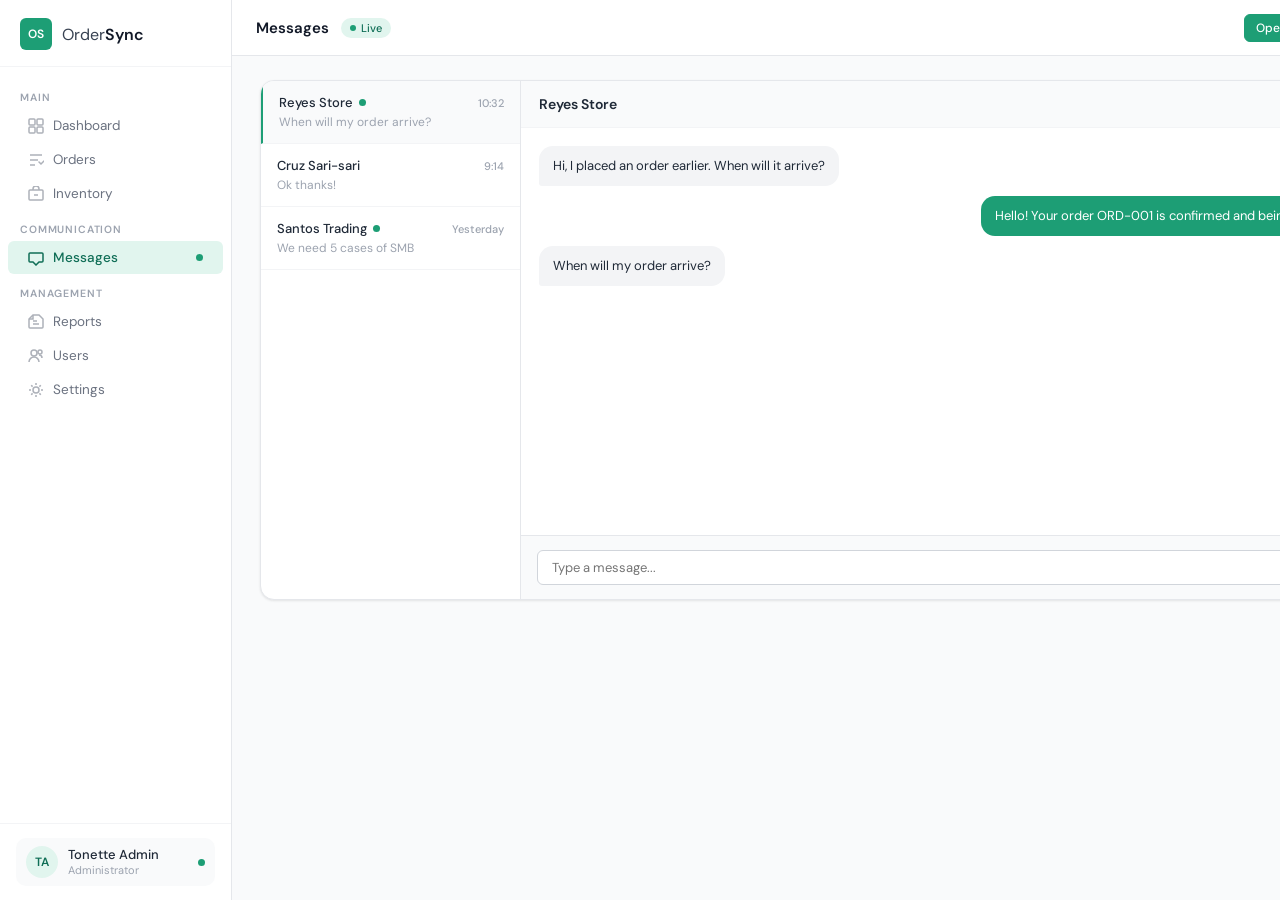
<file: admin-messages.html>
<!DOCTYPE html>
<html lang="en">
<head>
<meta charset="UTF-8"/>
<meta name="viewport" content="width=device-width, initial-scale=1.0"/>
<title>OrderSync — Admin — Messages</title>
<link href="https://fonts.googleapis.com/css2?family=DM+Sans:wght@300;400;500;600&family=DM+Mono:wght@400;500&display=swap" rel="stylesheet"/>
<link rel="stylesheet" href="shared.css"/>
</head>
<body>
<div class="app">

<aside class="sidebar">
  <div class="logo">
    <div class="logo-mark">OS</div>
    <span class="logo-text">Order<strong>Sync</strong></span>
  </div>
  <nav><div class="nav-section">Main</div>
<div class="nav-item"><svg class="nav-icon" viewBox="0 0 16 16" fill="none" stroke="currentColor" stroke-width="1.5"><rect x="1" y="1" width="6" height="6" rx="1"/><rect x="9" y="1" width="6" height="6" rx="1"/><rect x="1" y="9" width="6" height="6" rx="1"/><rect x="9" y="9" width="6" height="6" rx="1"/></svg>Dashboard</div>
<div class="nav-item"><svg class="nav-icon" viewBox="0 0 16 16" fill="none" stroke="currentColor" stroke-width="1.5"><path d="M2 3h12M2 8h8M2 13h5"/><path d="M11 10l2 2 3-3" stroke-linecap="round"/></svg>Orders</div>
<div class="nav-item"><svg class="nav-icon" viewBox="0 0 16 16" fill="none" stroke="currentColor" stroke-width="1.5"><rect x="1" y="4" width="14" height="10" rx="1"/><path d="M5 4V3a3 3 0 016 0v1"/><path d="M6 9h4"/></svg>Inventory</div>
<div class="nav-section">Communication</div>
<div class="nav-item active"><svg class="nav-icon" viewBox="0 0 16 16" fill="none" stroke="currentColor" stroke-width="1.5"><path d="M14 3H2a1 1 0 00-1 1v7a1 1 0 001 1h3l3 3 3-3h3a1 1 0 001-1V4a1 1 0 00-1-1z"/></svg>Messages<span class="nav-badge"></span></div>
<div class="nav-section">Management</div>
<div class="nav-item"><svg class="nav-icon" viewBox="0 0 16 16" fill="none" stroke="currentColor" stroke-width="1.5"><path d="M1 13V5l4-4h6l4 4v8a1 1 0 01-1 1H2a1 1 0 01-1-1z"/><path d="M5 1v4H1M5 10h6M5 7h4"/></svg>Reports</div>
<div class="nav-item"><svg class="nav-icon" viewBox="0 0 16 16" fill="none" stroke="currentColor" stroke-width="1.5"><circle cx="6" cy="5" r="3"/><path d="M1 14c0-3 2.5-5 5-5s5 2 5 5"/><path d="M11 7c1.5 0 3 1 3 3"/><circle cx="12" cy="4" r="2"/></svg>Users</div>
<div class="nav-item"><svg class="nav-icon" viewBox="0 0 16 16" fill="none" stroke="currentColor" stroke-width="1.5"><circle cx="8" cy="8" r="3"/><path d="M8 1v2M8 13v2M1 8h2M13 8h2M3.2 3.2l1.4 1.4M11.4 11.4l1.4 1.4M3.2 12.8l1.4-1.4M11.4 4.6l1.4-1.4"/></svg>Settings</div>
</nav>
  <div class="sidebar-footer">
    <div class="user-info">
      <div class="user-avatar">TA</div>
      <div>
        <div class="user-name">Tonette Admin</div>
        <div class="user-role">Administrator</div>
      </div>
      <div class="online-dot"></div>
    </div>
  </div>
</aside>

<div class="main">
  <header class="topbar">
    <div class="topbar-left">
      <div class="page-title">Messages</div>
      <div class="live-badge"><span class="live-dot"></span> Live</div>
    </div>
    <div class="topbar-right">
      <a href="cashier.html" style="display:inline-flex;align-items:center;gap:6px;padding:5px 11px;border:1px solid #1D9E75;border-radius:6px;background:#1D9E75;color:#fff;font-size:12px;font-weight:500;text-decoration:none;">Open Cashier POS</a>
      <div class="topbar-avatar">TA</div>
    </div>
  </header>
  <div class="content">

<div class="msg-layout">
  <div class="msg-sidebar"><div class="msg-item active"><div class="msg-item-name">Reyes Store<span class="unread-dot"></span><span class="msg-item-time">10:32</span></div><div class="msg-item-preview">When will my order arrive?</div></div><div class="msg-item"><div class="msg-item-name">Cruz Sari-sari<span class="msg-item-time">9:14</span></div><div class="msg-item-preview">Ok thanks!</div></div><div class="msg-item"><div class="msg-item-name">Santos Trading<span class="unread-dot"></span><span class="msg-item-time">Yesterday</span></div><div class="msg-item-preview">We need 5 cases of SMB</div></div></div>
  <div class="msg-main">
    <div class="msg-topbar">Reyes Store</div>
    <div class="msg-chat">
      <div class="bubble in">Hi, I placed an order earlier. When will it arrive?</div>
      <div class="bubble out">Hello! Your order ORD-001 is confirmed and being prepared now.</div>
      <div class="bubble in">When will my order arrive?</div>
    </div>
    <div class="msg-input-area">
      <input type="text" placeholder="Type a message...">
      <button class="btn btn-sm btn-primary">Send</button>
    </div>
  </div>
</div>
  </div>
</div>
</div>
</body>
</html>
</file>
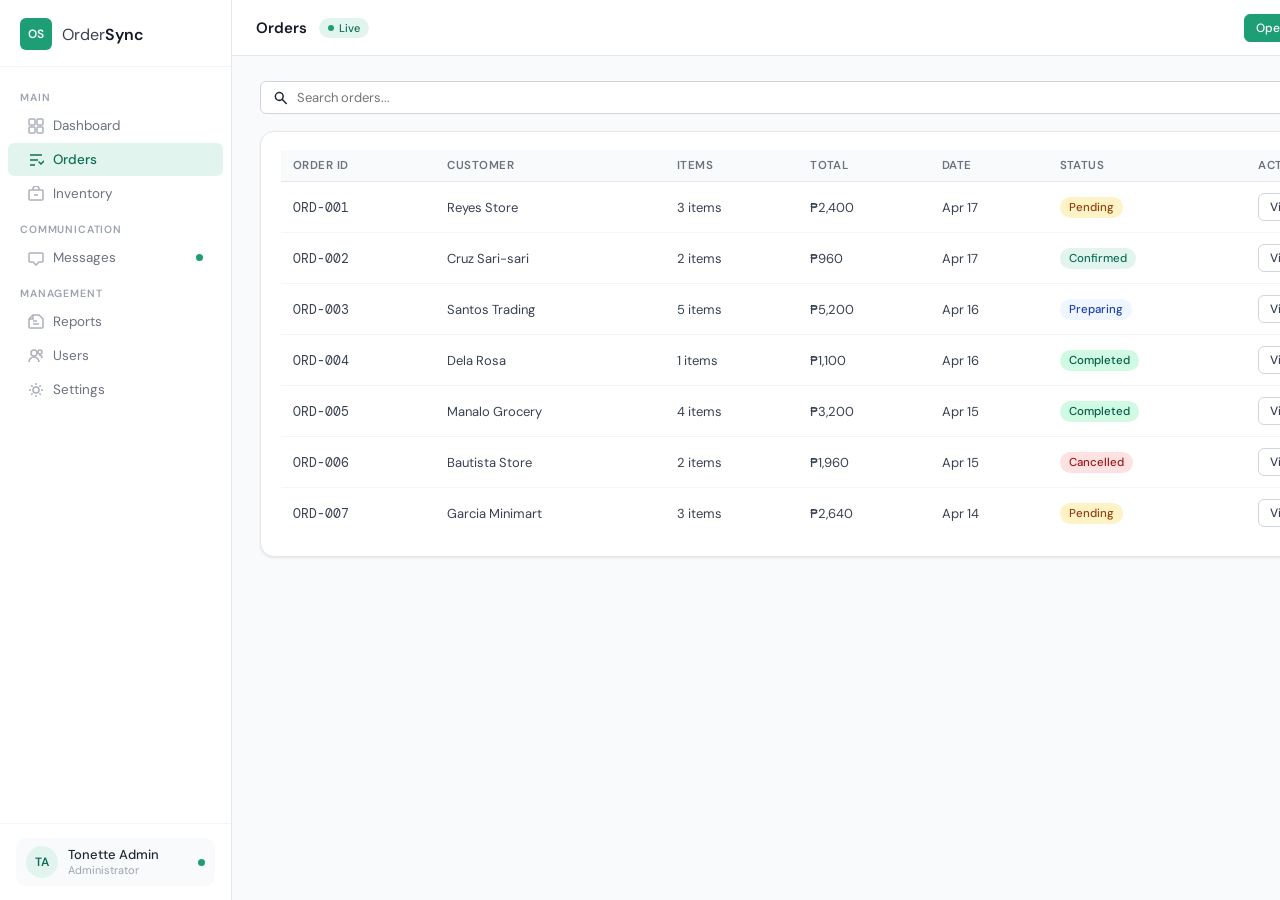
<file: admin-orders.html>
<!DOCTYPE html>
<html lang="en">
<head>
<meta charset="UTF-8"/>
<meta name="viewport" content="width=device-width, initial-scale=1.0"/>
<title>OrderSync — Admin — Orders</title>
<link href="https://fonts.googleapis.com/css2?family=DM+Sans:wght@300;400;500;600&family=DM+Mono:wght@400;500&display=swap" rel="stylesheet"/>
<link rel="stylesheet" href="shared.css"/>
</head>
<body>
<div class="app">

<aside class="sidebar">
  <div class="logo">
    <div class="logo-mark">OS</div>
    <span class="logo-text">Order<strong>Sync</strong></span>
  </div>
  <nav><div class="nav-section">Main</div>
<div class="nav-item"><svg class="nav-icon" viewBox="0 0 16 16" fill="none" stroke="currentColor" stroke-width="1.5"><rect x="1" y="1" width="6" height="6" rx="1"/><rect x="9" y="1" width="6" height="6" rx="1"/><rect x="1" y="9" width="6" height="6" rx="1"/><rect x="9" y="9" width="6" height="6" rx="1"/></svg>Dashboard</div>
<div class="nav-item active"><svg class="nav-icon" viewBox="0 0 16 16" fill="none" stroke="currentColor" stroke-width="1.5"><path d="M2 3h12M2 8h8M2 13h5"/><path d="M11 10l2 2 3-3" stroke-linecap="round"/></svg>Orders</div>
<div class="nav-item"><svg class="nav-icon" viewBox="0 0 16 16" fill="none" stroke="currentColor" stroke-width="1.5"><rect x="1" y="4" width="14" height="10" rx="1"/><path d="M5 4V3a3 3 0 016 0v1"/><path d="M6 9h4"/></svg>Inventory</div>
<div class="nav-section">Communication</div>
<div class="nav-item"><svg class="nav-icon" viewBox="0 0 16 16" fill="none" stroke="currentColor" stroke-width="1.5"><path d="M14 3H2a1 1 0 00-1 1v7a1 1 0 001 1h3l3 3 3-3h3a1 1 0 001-1V4a1 1 0 00-1-1z"/></svg>Messages<span class="nav-badge"></span></div>
<div class="nav-section">Management</div>
<div class="nav-item"><svg class="nav-icon" viewBox="0 0 16 16" fill="none" stroke="currentColor" stroke-width="1.5"><path d="M1 13V5l4-4h6l4 4v8a1 1 0 01-1 1H2a1 1 0 01-1-1z"/><path d="M5 1v4H1M5 10h6M5 7h4"/></svg>Reports</div>
<div class="nav-item"><svg class="nav-icon" viewBox="0 0 16 16" fill="none" stroke="currentColor" stroke-width="1.5"><circle cx="6" cy="5" r="3"/><path d="M1 14c0-3 2.5-5 5-5s5 2 5 5"/><path d="M11 7c1.5 0 3 1 3 3"/><circle cx="12" cy="4" r="2"/></svg>Users</div>
<div class="nav-item"><svg class="nav-icon" viewBox="0 0 16 16" fill="none" stroke="currentColor" stroke-width="1.5"><circle cx="8" cy="8" r="3"/><path d="M8 1v2M8 13v2M1 8h2M13 8h2M3.2 3.2l1.4 1.4M11.4 11.4l1.4 1.4M3.2 12.8l1.4-1.4M11.4 4.6l1.4-1.4"/></svg>Settings</div>
</nav>
  <div class="sidebar-footer">
    <div class="user-info">
      <div class="user-avatar">TA</div>
      <div>
        <div class="user-name">Tonette Admin</div>
        <div class="user-role">Administrator</div>
      </div>
      <div class="online-dot"></div>
    </div>
  </div>
</aside>

<div class="main">
  <header class="topbar">
    <div class="topbar-left">
      <div class="page-title">Orders</div>
      <div class="live-badge"><span class="live-dot"></span> Live</div>
    </div>
    <div class="topbar-right">
      <a href="cashier.html" style="display:inline-flex;align-items:center;gap:6px;padding:5px 11px;border:1px solid #1D9E75;border-radius:6px;background:#1D9E75;color:#fff;font-size:12px;font-weight:500;text-decoration:none;">Open Cashier POS</a>
      <div class="topbar-avatar">TA</div>
    </div>
  </header>
  <div class="content">

<div class="toolbar">
  <div class="search-box">
    <svg viewBox="0 0 20 20" fill="currentColor" width="16" height="16"><path fill-rule="evenodd" d="M8 4a4 4 0 100 8 4 4 0 000-8zM2 8a6 6 0 1110.89 3.476l4.817 4.817a1 1 0 01-1.414 1.414l-4.816-4.816A6 6 0 012 8z" clip-rule="evenodd"/></svg>
    <input type="text" placeholder="Search orders...">
  </div>
  <select class="filter-select"><option>All status</option><option>Pending</option><option>Confirmed</option><option>Preparing</option><option>Completed</option></select>
</div>
<div class="card">
  <table class="data-table">
    <thead><tr><th>Order ID</th><th>Customer</th><th>Items</th><th>Total</th><th>Date</th><th>Status</th><th>Action</th></tr></thead>
    <tbody><tr><td class='mono'>ORD-001</td><td>Reyes Store</td><td>3 items</td><td>₱2,400</td><td>Apr 17</td><td><span class='status pending'>Pending</span></td><td><button class='btn btn-sm'>View</button></td></tr><tr><td class='mono'>ORD-002</td><td>Cruz Sari-sari</td><td>2 items</td><td>₱960</td><td>Apr 17</td><td><span class='status confirmed'>Confirmed</span></td><td><button class='btn btn-sm'>View</button></td></tr><tr><td class='mono'>ORD-003</td><td>Santos Trading</td><td>5 items</td><td>₱5,200</td><td>Apr 16</td><td><span class='status preparing'>Preparing</span></td><td><button class='btn btn-sm'>View</button></td></tr><tr><td class='mono'>ORD-004</td><td>Dela Rosa</td><td>1 items</td><td>₱1,100</td><td>Apr 16</td><td><span class='status completed'>Completed</span></td><td><button class='btn btn-sm'>View</button></td></tr><tr><td class='mono'>ORD-005</td><td>Manalo Grocery</td><td>4 items</td><td>₱3,200</td><td>Apr 15</td><td><span class='status completed'>Completed</span></td><td><button class='btn btn-sm'>View</button></td></tr><tr><td class='mono'>ORD-006</td><td>Bautista Store</td><td>2 items</td><td>₱1,960</td><td>Apr 15</td><td><span class='status cancelled'>Cancelled</span></td><td><button class='btn btn-sm'>View</button></td></tr><tr><td class='mono'>ORD-007</td><td>Garcia Minimart</td><td>3 items</td><td>₱2,640</td><td>Apr 14</td><td><span class='status pending'>Pending</span></td><td><button class='btn btn-sm'>View</button></td></tr></tbody>
  </table>
</div>
  </div>
</div>
</div>
</body>
</html>
</file>
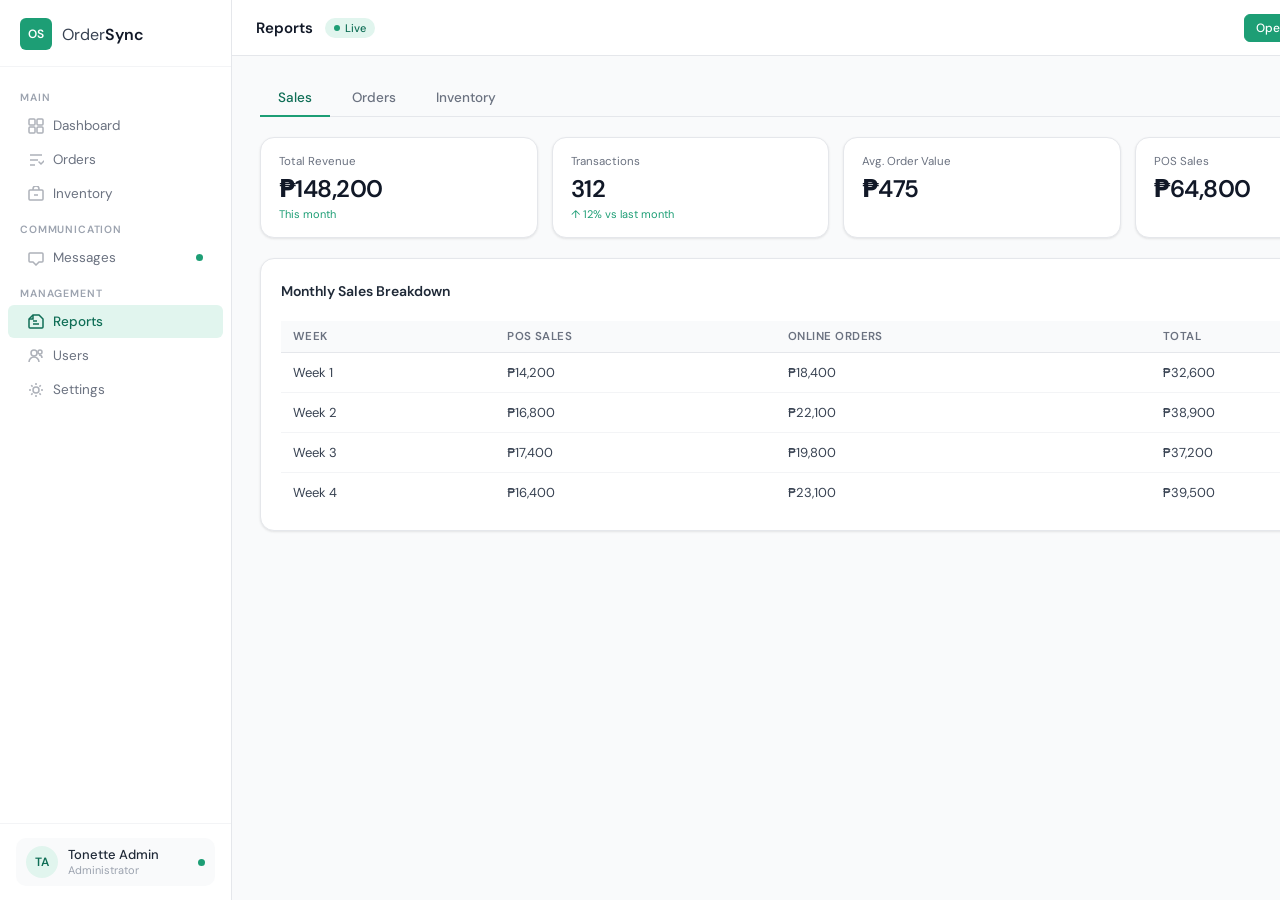
<file: admin-reports.html>
<!DOCTYPE html>
<html lang="en">
<head>
<meta charset="UTF-8"/>
<meta name="viewport" content="width=device-width, initial-scale=1.0"/>
<title>OrderSync — Admin — Reports</title>
<link href="https://fonts.googleapis.com/css2?family=DM+Sans:wght@300;400;500;600&family=DM+Mono:wght@400;500&display=swap" rel="stylesheet"/>
<link rel="stylesheet" href="shared.css"/>
</head>
<body>
<div class="app">

<aside class="sidebar">
  <div class="logo">
    <div class="logo-mark">OS</div>
    <span class="logo-text">Order<strong>Sync</strong></span>
  </div>
  <nav><div class="nav-section">Main</div>
<div class="nav-item"><svg class="nav-icon" viewBox="0 0 16 16" fill="none" stroke="currentColor" stroke-width="1.5"><rect x="1" y="1" width="6" height="6" rx="1"/><rect x="9" y="1" width="6" height="6" rx="1"/><rect x="1" y="9" width="6" height="6" rx="1"/><rect x="9" y="9" width="6" height="6" rx="1"/></svg>Dashboard</div>
<div class="nav-item"><svg class="nav-icon" viewBox="0 0 16 16" fill="none" stroke="currentColor" stroke-width="1.5"><path d="M2 3h12M2 8h8M2 13h5"/><path d="M11 10l2 2 3-3" stroke-linecap="round"/></svg>Orders</div>
<div class="nav-item"><svg class="nav-icon" viewBox="0 0 16 16" fill="none" stroke="currentColor" stroke-width="1.5"><rect x="1" y="4" width="14" height="10" rx="1"/><path d="M5 4V3a3 3 0 016 0v1"/><path d="M6 9h4"/></svg>Inventory</div>
<div class="nav-section">Communication</div>
<div class="nav-item"><svg class="nav-icon" viewBox="0 0 16 16" fill="none" stroke="currentColor" stroke-width="1.5"><path d="M14 3H2a1 1 0 00-1 1v7a1 1 0 001 1h3l3 3 3-3h3a1 1 0 001-1V4a1 1 0 00-1-1z"/></svg>Messages<span class="nav-badge"></span></div>
<div class="nav-section">Management</div>
<div class="nav-item active"><svg class="nav-icon" viewBox="0 0 16 16" fill="none" stroke="currentColor" stroke-width="1.5"><path d="M1 13V5l4-4h6l4 4v8a1 1 0 01-1 1H2a1 1 0 01-1-1z"/><path d="M5 1v4H1M5 10h6M5 7h4"/></svg>Reports</div>
<div class="nav-item"><svg class="nav-icon" viewBox="0 0 16 16" fill="none" stroke="currentColor" stroke-width="1.5"><circle cx="6" cy="5" r="3"/><path d="M1 14c0-3 2.5-5 5-5s5 2 5 5"/><path d="M11 7c1.5 0 3 1 3 3"/><circle cx="12" cy="4" r="2"/></svg>Users</div>
<div class="nav-item"><svg class="nav-icon" viewBox="0 0 16 16" fill="none" stroke="currentColor" stroke-width="1.5"><circle cx="8" cy="8" r="3"/><path d="M8 1v2M8 13v2M1 8h2M13 8h2M3.2 3.2l1.4 1.4M11.4 11.4l1.4 1.4M3.2 12.8l1.4-1.4M11.4 4.6l1.4-1.4"/></svg>Settings</div>
</nav>
  <div class="sidebar-footer">
    <div class="user-info">
      <div class="user-avatar">TA</div>
      <div>
        <div class="user-name">Tonette Admin</div>
        <div class="user-role">Administrator</div>
      </div>
      <div class="online-dot"></div>
    </div>
  </div>
</aside>

<div class="main">
  <header class="topbar">
    <div class="topbar-left">
      <div class="page-title">Reports</div>
      <div class="live-badge"><span class="live-dot"></span> Live</div>
    </div>
    <div class="topbar-right">
      <a href="cashier.html" style="display:inline-flex;align-items:center;gap:6px;padding:5px 11px;border:1px solid #1D9E75;border-radius:6px;background:#1D9E75;color:#fff;font-size:12px;font-weight:500;text-decoration:none;">Open Cashier POS</a>
      <div class="topbar-avatar">TA</div>
    </div>
  </header>
  <div class="content">

<div class="tab-bar">
  <button class="tab active">Sales</button>
  <button class="tab">Orders</button>
  <button class="tab">Inventory</button>
</div>
<div class="metrics-grid" style="margin-bottom:20px">
  <div class="metric-card"><div class="metric-body"><div class="metric-label">Total Revenue</div><div class="metric-value">₱148,200</div><div class="metric-change positive">This month</div></div></div>
  <div class="metric-card"><div class="metric-body"><div class="metric-label">Transactions</div><div class="metric-value">312</div><div class="metric-change positive">↑ 12% vs last month</div></div></div>
  <div class="metric-card"><div class="metric-body"><div class="metric-label">Avg. Order Value</div><div class="metric-value">₱475</div></div></div>
  <div class="metric-card"><div class="metric-body"><div class="metric-label">POS Sales</div><div class="metric-value">₱64,800</div></div></div>
</div>
<div class="card">
  <div class="card-header"><span class="card-title">Monthly Sales Breakdown</span><button class="btn btn-sm">Export CSV</button></div>
  <table class="data-table">
    <thead><tr><th>Week</th><th>POS Sales</th><th>Online Orders</th><th>Total</th></tr></thead>
    <tbody>
      <tr><td>Week 1</td><td>₱14,200</td><td>₱18,400</td><td>₱32,600</td></tr>
      <tr><td>Week 2</td><td>₱16,800</td><td>₱22,100</td><td>₱38,900</td></tr>
      <tr><td>Week 3</td><td>₱17,400</td><td>₱19,800</td><td>₱37,200</td></tr>
      <tr><td>Week 4</td><td>₱16,400</td><td>₱23,100</td><td>₱39,500</td></tr>
    </tbody>
  </table>
</div>
  </div>
</div>
</div>
</body>
</html>
</file>
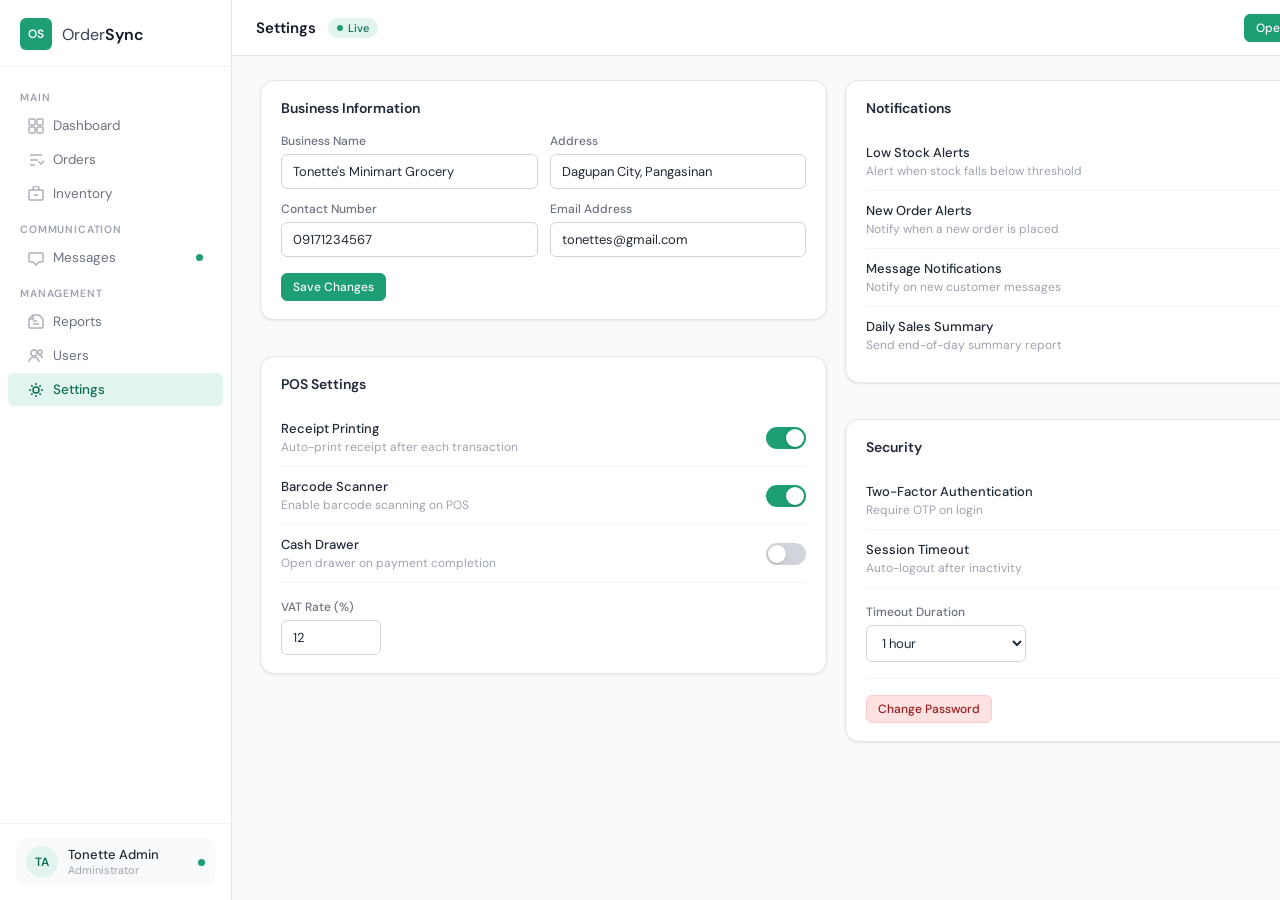
<file: admin-settings.html>
<!DOCTYPE html>
<html lang="en">
<head>
<meta charset="UTF-8"/>
<meta name="viewport" content="width=device-width, initial-scale=1.0"/>
<title>OrderSync — Admin — Settings</title>
<link href="https://fonts.googleapis.com/css2?family=DM+Sans:wght@300;400;500;600&family=DM+Mono:wght@400;500&display=swap" rel="stylesheet"/>
<link rel="stylesheet" href="shared.css"/>
</head>
<body>
<div class="app">

<aside class="sidebar">
  <div class="logo">
    <div class="logo-mark">OS</div>
    <span class="logo-text">Order<strong>Sync</strong></span>
  </div>
  <nav><div class="nav-section">Main</div>
<div class="nav-item"><svg class="nav-icon" viewBox="0 0 16 16" fill="none" stroke="currentColor" stroke-width="1.5"><rect x="1" y="1" width="6" height="6" rx="1"/><rect x="9" y="1" width="6" height="6" rx="1"/><rect x="1" y="9" width="6" height="6" rx="1"/><rect x="9" y="9" width="6" height="6" rx="1"/></svg>Dashboard</div>
<div class="nav-item"><svg class="nav-icon" viewBox="0 0 16 16" fill="none" stroke="currentColor" stroke-width="1.5"><path d="M2 3h12M2 8h8M2 13h5"/><path d="M11 10l2 2 3-3" stroke-linecap="round"/></svg>Orders</div>
<div class="nav-item"><svg class="nav-icon" viewBox="0 0 16 16" fill="none" stroke="currentColor" stroke-width="1.5"><rect x="1" y="4" width="14" height="10" rx="1"/><path d="M5 4V3a3 3 0 016 0v1"/><path d="M6 9h4"/></svg>Inventory</div>
<div class="nav-section">Communication</div>
<div class="nav-item"><svg class="nav-icon" viewBox="0 0 16 16" fill="none" stroke="currentColor" stroke-width="1.5"><path d="M14 3H2a1 1 0 00-1 1v7a1 1 0 001 1h3l3 3 3-3h3a1 1 0 001-1V4a1 1 0 00-1-1z"/></svg>Messages<span class="nav-badge"></span></div>
<div class="nav-section">Management</div>
<div class="nav-item"><svg class="nav-icon" viewBox="0 0 16 16" fill="none" stroke="currentColor" stroke-width="1.5"><path d="M1 13V5l4-4h6l4 4v8a1 1 0 01-1 1H2a1 1 0 01-1-1z"/><path d="M5 1v4H1M5 10h6M5 7h4"/></svg>Reports</div>
<div class="nav-item"><svg class="nav-icon" viewBox="0 0 16 16" fill="none" stroke="currentColor" stroke-width="1.5"><circle cx="6" cy="5" r="3"/><path d="M1 14c0-3 2.5-5 5-5s5 2 5 5"/><path d="M11 7c1.5 0 3 1 3 3"/><circle cx="12" cy="4" r="2"/></svg>Users</div>
<div class="nav-item active"><svg class="nav-icon" viewBox="0 0 16 16" fill="none" stroke="currentColor" stroke-width="1.5"><circle cx="8" cy="8" r="3"/><path d="M8 1v2M8 13v2M1 8h2M13 8h2M3.2 3.2l1.4 1.4M11.4 11.4l1.4 1.4M3.2 12.8l1.4-1.4M11.4 4.6l1.4-1.4"/></svg>Settings</div>
</nav>
  <div class="sidebar-footer">
    <div class="user-info">
      <div class="user-avatar">TA</div>
      <div>
        <div class="user-name">Tonette Admin</div>
        <div class="user-role">Administrator</div>
      </div>
      <div class="online-dot"></div>
    </div>
  </div>
</aside>

<div class="main">
  <header class="topbar">
    <div class="topbar-left">
      <div class="page-title">Settings</div>
      <div class="live-badge"><span class="live-dot"></span> Live</div>
    </div>
    <div class="topbar-right">
      <a href="cashier.html" style="display:inline-flex;align-items:center;gap:6px;padding:5px 11px;border:1px solid #1D9E75;border-radius:6px;background:#1D9E75;color:#fff;font-size:12px;font-weight:500;text-decoration:none;">Open Cashier POS</a>
      <div class="topbar-avatar">TA</div>
    </div>
  </header>
  <div class="content">

<div class="settings-grid">
  <div class="settings-col">
    <div class="card">
      <div class="card-header"><span class="card-title">Business Information</span></div>
      <div class="form-grid">
        <div class="form-group"><label>Business Name</label><input class="form-input" value="Tonette's Minimart Grocery"></div>
        <div class="form-group"><label>Address</label><input class="form-input" value="Dagupan City, Pangasinan"></div>
        <div class="form-group"><label>Contact Number</label><input class="form-input" value="09171234567"></div>
        <div class="form-group"><label>Email Address</label><input class="form-input" value="tonettes@gmail.com"></div>
      </div>
      <button class="btn btn-primary btn-sm" style="margin-top:16px">Save Changes</button>
    </div>
    <div class="card">
      <div class="card-header"><span class="card-title">POS Settings</span></div>
      <div class="setting-row"><div><div class="setting-label">Receipt Printing</div><div class="setting-desc">Auto-print receipt after each transaction</div></div><div class="toggle on"><div class="knob"></div></div></div>
      <div class="setting-row"><div><div class="setting-label">Barcode Scanner</div><div class="setting-desc">Enable barcode scanning on POS</div></div><div class="toggle on"><div class="knob"></div></div></div>
      <div class="setting-row"><div><div class="setting-label">Cash Drawer</div><div class="setting-desc">Open drawer on payment completion</div></div><div class="toggle"><div class="knob"></div></div></div>
      <div class="form-group" style="margin-top:16px"><label>VAT Rate (%)</label><input class="form-input" value="12" style="width:100px"></div>
    </div>
  </div>
  <div class="settings-col">
    <div class="card">
      <div class="card-header"><span class="card-title">Notifications</span></div>
      <div class="setting-row"><div><div class="setting-label">Low Stock Alerts</div><div class="setting-desc">Alert when stock falls below threshold</div></div><div class="toggle on"><div class="knob"></div></div></div>
      <div class="setting-row"><div><div class="setting-label">New Order Alerts</div><div class="setting-desc">Notify when a new order is placed</div></div><div class="toggle on"><div class="knob"></div></div></div>
      <div class="setting-row"><div><div class="setting-label">Message Notifications</div><div class="setting-desc">Notify on new customer messages</div></div><div class="toggle on"><div class="knob"></div></div></div>
      <div class="setting-row"><div><div class="setting-label">Daily Sales Summary</div><div class="setting-desc">Send end-of-day summary report</div></div><div class="toggle"><div class="knob"></div></div></div>
    </div>
    <div class="card">
      <div class="card-header"><span class="card-title">Security</span></div>
      <div class="setting-row"><div><div class="setting-label">Two-Factor Authentication</div><div class="setting-desc">Require OTP on login</div></div><div class="toggle"><div class="knob"></div></div></div>
      <div class="setting-row"><div><div class="setting-label">Session Timeout</div><div class="setting-desc">Auto-logout after inactivity</div></div><div class="toggle on"><div class="knob"></div></div></div>
      <div class="form-group" style="margin-top:16px"><label>Timeout Duration</label>
        <select class="form-input" style="width:160px"><option>15 minutes</option><option>30 minutes</option><option selected>1 hour</option></select>
      </div>
      <div style="margin-top:16px;padding-top:16px;border-top:1px solid #F3F4F6">
        <button class="btn btn-danger btn-sm">Change Password</button>
      </div>
    </div>
  </div>
</div>
  </div>
</div>
</div>
</body>
</html>
</file>
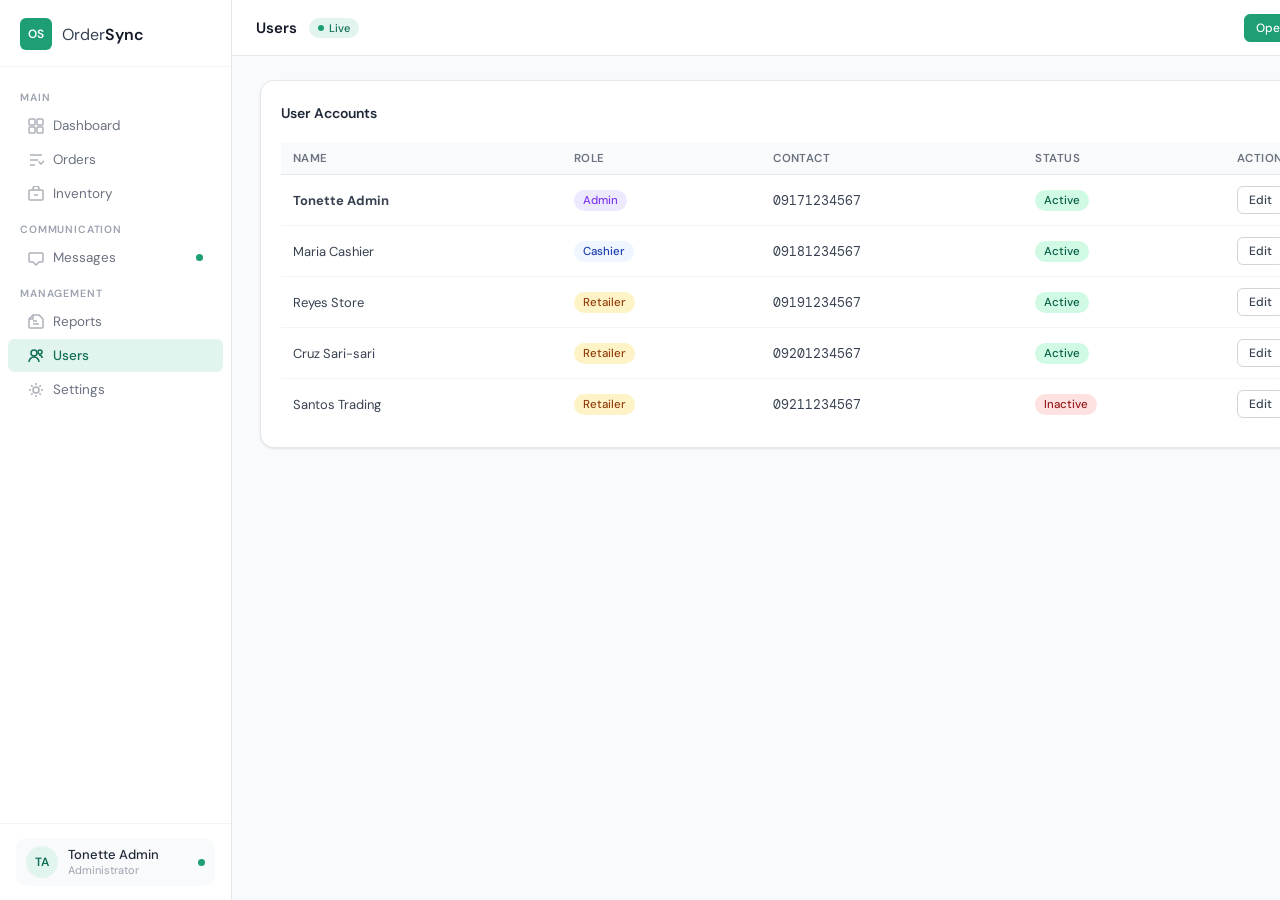
<file: admin-users.html>
<!DOCTYPE html>
<html lang="en">
<head>
<meta charset="UTF-8"/>
<meta name="viewport" content="width=device-width, initial-scale=1.0"/>
<title>OrderSync — Admin — Users</title>
<link href="https://fonts.googleapis.com/css2?family=DM+Sans:wght@300;400;500;600&family=DM+Mono:wght@400;500&display=swap" rel="stylesheet"/>
<link rel="stylesheet" href="shared.css"/>
</head>
<body>
<div class="app">

<aside class="sidebar">
  <div class="logo">
    <div class="logo-mark">OS</div>
    <span class="logo-text">Order<strong>Sync</strong></span>
  </div>
  <nav><div class="nav-section">Main</div>
<div class="nav-item"><svg class="nav-icon" viewBox="0 0 16 16" fill="none" stroke="currentColor" stroke-width="1.5"><rect x="1" y="1" width="6" height="6" rx="1"/><rect x="9" y="1" width="6" height="6" rx="1"/><rect x="1" y="9" width="6" height="6" rx="1"/><rect x="9" y="9" width="6" height="6" rx="1"/></svg>Dashboard</div>
<div class="nav-item"><svg class="nav-icon" viewBox="0 0 16 16" fill="none" stroke="currentColor" stroke-width="1.5"><path d="M2 3h12M2 8h8M2 13h5"/><path d="M11 10l2 2 3-3" stroke-linecap="round"/></svg>Orders</div>
<div class="nav-item"><svg class="nav-icon" viewBox="0 0 16 16" fill="none" stroke="currentColor" stroke-width="1.5"><rect x="1" y="4" width="14" height="10" rx="1"/><path d="M5 4V3a3 3 0 016 0v1"/><path d="M6 9h4"/></svg>Inventory</div>
<div class="nav-section">Communication</div>
<div class="nav-item"><svg class="nav-icon" viewBox="0 0 16 16" fill="none" stroke="currentColor" stroke-width="1.5"><path d="M14 3H2a1 1 0 00-1 1v7a1 1 0 001 1h3l3 3 3-3h3a1 1 0 001-1V4a1 1 0 00-1-1z"/></svg>Messages<span class="nav-badge"></span></div>
<div class="nav-section">Management</div>
<div class="nav-item"><svg class="nav-icon" viewBox="0 0 16 16" fill="none" stroke="currentColor" stroke-width="1.5"><path d="M1 13V5l4-4h6l4 4v8a1 1 0 01-1 1H2a1 1 0 01-1-1z"/><path d="M5 1v4H1M5 10h6M5 7h4"/></svg>Reports</div>
<div class="nav-item active"><svg class="nav-icon" viewBox="0 0 16 16" fill="none" stroke="currentColor" stroke-width="1.5"><circle cx="6" cy="5" r="3"/><path d="M1 14c0-3 2.5-5 5-5s5 2 5 5"/><path d="M11 7c1.5 0 3 1 3 3"/><circle cx="12" cy="4" r="2"/></svg>Users</div>
<div class="nav-item"><svg class="nav-icon" viewBox="0 0 16 16" fill="none" stroke="currentColor" stroke-width="1.5"><circle cx="8" cy="8" r="3"/><path d="M8 1v2M8 13v2M1 8h2M13 8h2M3.2 3.2l1.4 1.4M11.4 11.4l1.4 1.4M3.2 12.8l1.4-1.4M11.4 4.6l1.4-1.4"/></svg>Settings</div>
</nav>
  <div class="sidebar-footer">
    <div class="user-info">
      <div class="user-avatar">TA</div>
      <div>
        <div class="user-name">Tonette Admin</div>
        <div class="user-role">Administrator</div>
      </div>
      <div class="online-dot"></div>
    </div>
  </div>
</aside>

<div class="main">
  <header class="topbar">
    <div class="topbar-left">
      <div class="page-title">Users</div>
      <div class="live-badge"><span class="live-dot"></span> Live</div>
    </div>
    <div class="topbar-right">
      <a href="cashier.html" style="display:inline-flex;align-items:center;gap:6px;padding:5px 11px;border:1px solid #1D9E75;border-radius:6px;background:#1D9E75;color:#fff;font-size:12px;font-weight:500;text-decoration:none;">Open Cashier POS</a>
      <div class="topbar-avatar">TA</div>
    </div>
  </header>
  <div class="content">

<div class="card">
  <div class="card-header"><span class="card-title">User Accounts</span><button class="btn btn-sm btn-primary">+ Add User</button></div>
  <table class="data-table">
    <thead><tr><th>Name</th><th>Role</th><th>Contact</th><th>Status</th><th>Action</th></tr></thead>
    <tbody>
      <tr><td><strong>Tonette Admin</strong></td><td><span class="status role-admin">Admin</span></td><td class="mono">09171234567</td><td><span class="status completed">Active</span></td><td><button class="btn btn-sm">Edit</button></td></tr>
      <tr><td>Maria Cashier</td><td><span class="status role-cashier">Cashier</span></td><td class="mono">09181234567</td><td><span class="status completed">Active</span></td><td><button class="btn btn-sm">Edit</button></td></tr>
      <tr><td>Reyes Store</td><td><span class="status role-retailer">Retailer</span></td><td class="mono">09191234567</td><td><span class="status completed">Active</span></td><td><button class="btn btn-sm">Edit</button></td></tr>
      <tr><td>Cruz Sari-sari</td><td><span class="status role-retailer">Retailer</span></td><td class="mono">09201234567</td><td><span class="status completed">Active</span></td><td><button class="btn btn-sm">Edit</button></td></tr>
      <tr><td>Santos Trading</td><td><span class="status role-retailer">Retailer</span></td><td class="mono">09211234567</td><td><span class="status cancelled">Inactive</span></td><td><button class="btn btn-sm">Edit</button></td></tr>
    </tbody>
  </table>
</div>
  </div>
</div>
</div>
</body>
</html>
</file>
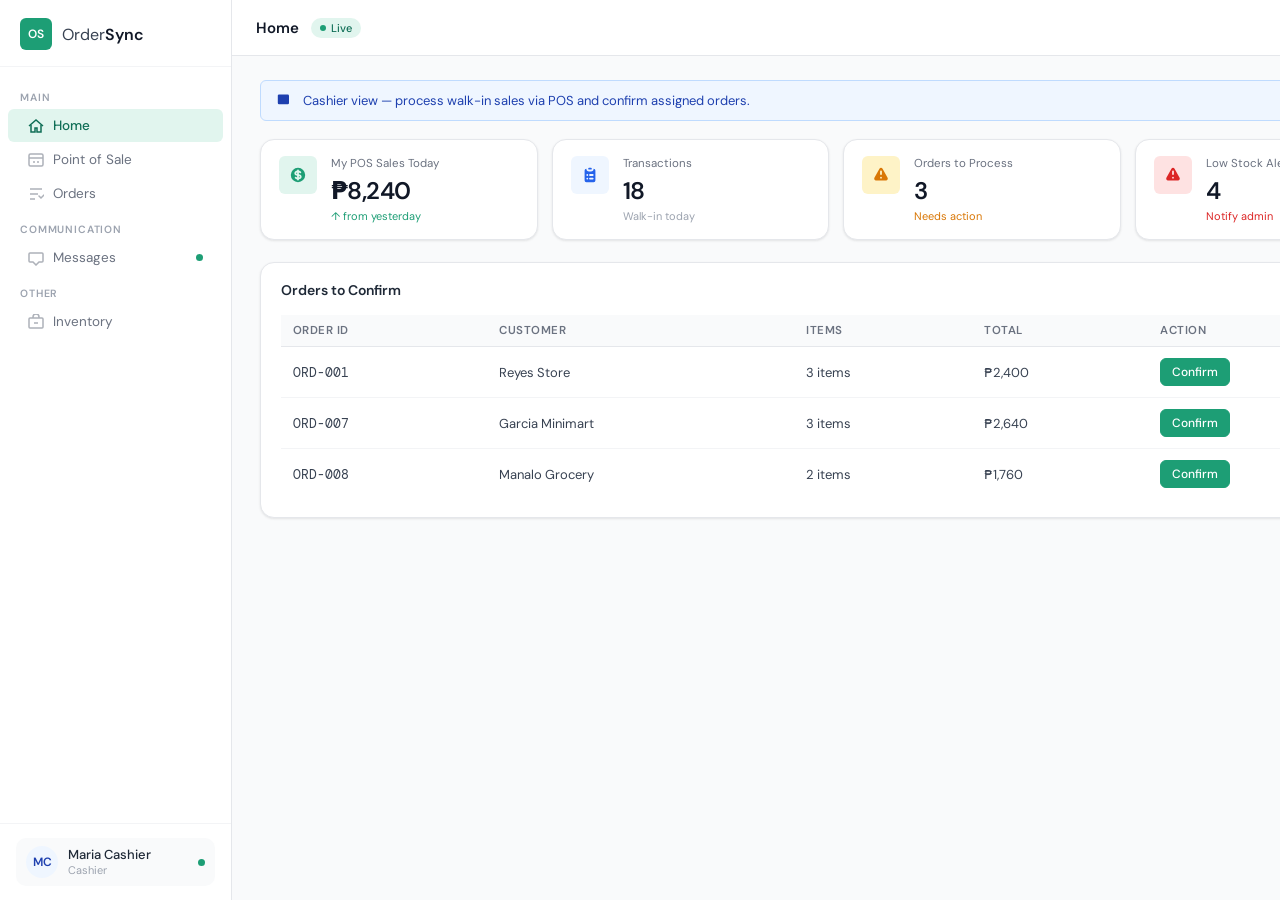
<file: cashier-home.html>
<!DOCTYPE html>
<html lang="en">
<head>
<meta charset="UTF-8"/>
<meta name="viewport" content="width=device-width, initial-scale=1.0"/>
<title>OrderSync — Cashier — Home</title>
<link href="https://fonts.googleapis.com/css2?family=DM+Sans:wght@300;400;500;600&family=DM+Mono:wght@400;500&display=swap" rel="stylesheet"/>
<link rel="stylesheet" href="shared.css"/>
</head>
<body>
<div class="app">

<aside class="sidebar">
  <div class="logo">
    <div class="logo-mark">OS</div>
    <span class="logo-text">Order<strong>Sync</strong></span>
  </div>
  <nav><div class="nav-section">Main</div>
<div class="nav-item active"><svg class="nav-icon" viewBox="0 0 16 16" fill="none" stroke="currentColor" stroke-width="1.5"><path d="M1 8L8 2l7 6"/><path d="M3 7v7h4v-4h2v4h4V7"/></svg>Home</div>
<div class="nav-item"><svg class="nav-icon" viewBox="0 0 16 16" fill="none" stroke="currentColor" stroke-width="1.5"><rect x="1" y="2" width="14" height="12" rx="1.5"/><path d="M1 6h14M5 10h2M9 10h2"/></svg>Point of Sale</div>
<div class="nav-item"><svg class="nav-icon" viewBox="0 0 16 16" fill="none" stroke="currentColor" stroke-width="1.5"><path d="M2 3h12M2 8h8M2 13h5"/><path d="M11 10l2 2 3-3" stroke-linecap="round"/></svg>Orders</div>
<div class="nav-section">Communication</div>
<div class="nav-item"><svg class="nav-icon" viewBox="0 0 16 16" fill="none" stroke="currentColor" stroke-width="1.5"><path d="M14 3H2a1 1 0 00-1 1v7a1 1 0 001 1h3l3 3 3-3h3a1 1 0 001-1V4a1 1 0 00-1-1z"/></svg>Messages<span class="nav-badge"></span></div>
<div class="nav-section">Other</div>
<div class="nav-item"><svg class="nav-icon" viewBox="0 0 16 16" fill="none" stroke="currentColor" stroke-width="1.5"><rect x="1" y="4" width="14" height="10" rx="1"/><path d="M5 4V3a3 3 0 016 0v1"/><path d="M6 9h4"/></svg>Inventory</div>
</nav>
  <div class="sidebar-footer">
    <div class="user-info">
      <div class="user-avatar cashier">MC</div>
      <div>
        <div class="user-name">Maria Cashier</div>
        <div class="user-role">Cashier</div>
      </div>
      <div class="online-dot"></div>
    </div>
  </div>
</aside>

<div class="main">
  <header class="topbar">
    <div class="topbar-left">
      <div class="page-title">Home</div>
      <div class="live-badge"><span class="live-dot"></span> Live</div>
    </div>
    <div class="topbar-right">
      
      <div class="topbar-avatar">MC</div>
    </div>
  </header>
  <div class="content">

<div class="info-banner">
  <svg viewBox="0 0 20 20" fill="currentColor" width="16" height="16"><rect x="1" y="2" width="14" height="12" rx="1.5"/><path d="M1 6h14M5 10h2M9 10h2"/></svg>
  Cashier view — process walk-in sales via POS and confirm assigned orders.
</div>
<div class="metrics-grid">
  
<div class="metric-card">
  <div class="metric-icon ic-green"><svg viewBox="0 0 20 20" fill="currentColor"><path d="M8.433 7.418c.155-.103.346-.196.567-.267v1.698a2.305 2.305 0 01-.567-.267C8.07 8.34 8 8.114 8 8c0-.114.07-.34.433-.582zM11 12.849v-1.698c.22.071.412.164.567.267.364.243.433.468.433.582 0 .114-.07.34-.433.582a2.305 2.305 0 01-.567.267z"/><path fill-rule="evenodd" d="M10 18a8 8 0 100-16 8 8 0 000 16zm1-13a1 1 0 10-2 0v.092a4.535 4.535 0 00-1.676.662C6.602 6.234 6 7.009 6 8c0 .99.602 1.765 1.324 2.246.48.32 1.054.545 1.676.662v1.941c-.391-.127-.68-.317-.843-.504a1 1 0 10-1.51 1.31c.562.649 1.413 1.076 2.353 1.253V15a1 1 0 102 0v-.092a4.535 4.535 0 001.676-.662C13.398 13.766 14 12.991 14 12c0-.99-.602-1.765-1.324-2.246A4.535 4.535 0 0011 9.092V7.151c.391.127.68.317.843.504a1 1 0 101.511-1.31c-.563-.649-1.413-1.076-2.354-1.253V5z" clip-rule="evenodd"/></svg></div>
  <div class="metric-body">
    <div class="metric-label">My POS Sales Today</div>
    <div class="metric-value">₱8,240</div>
    <div class="metric-change positive">↑ from yesterday</div>
  </div>
</div>
  
<div class="metric-card">
  <div class="metric-icon ic-blue"><svg viewBox="0 0 20 20" fill="currentColor"><path d="M9 2a1 1 0 000 2h2a1 1 0 100-2H9z"/><path fill-rule="evenodd" d="M4 5a2 2 0 012-2 3 3 0 003 3h2a3 3 0 003-3 2 2 0 012 2v11a2 2 0 01-2 2H6a2 2 0 01-2-2V5zm3 4a1 1 0 000 2h.01a1 1 0 100-2H7zm3 0a1 1 0 000 2h3a1 1 0 100-2h-3zm-3 4a1 1 0 100 2h.01a1 1 0 100-2H7zm3 0a1 1 0 100 2h3a1 1 0 100-2h-3z" clip-rule="evenodd"/></svg></div>
  <div class="metric-body">
    <div class="metric-label">Transactions</div>
    <div class="metric-value">18</div>
    <div class="metric-change ">Walk-in today</div>
  </div>
</div>
  
<div class="metric-card">
  <div class="metric-icon ic-amber"><svg viewBox="0 0 20 20" fill="currentColor"><path fill-rule="evenodd" d="M8.257 3.099c.765-1.36 2.722-1.36 3.486 0l5.58 9.92c.75 1.334-.213 2.98-1.742 2.98H4.42c-1.53 0-2.493-1.646-1.743-2.98l5.58-9.92zM11 13a1 1 0 11-2 0 1 1 0 012 0zm-1-8a1 1 0 00-1 1v3a1 1 0 002 0V6a1 1 0 00-1-1z" clip-rule="evenodd"/></svg></div>
  <div class="metric-body">
    <div class="metric-label">Orders to Process</div>
    <div class="metric-value">3</div>
    <div class="metric-change warning">Needs action</div>
  </div>
</div>
  
<div class="metric-card">
  <div class="metric-icon ic-red"><svg viewBox="0 0 20 20" fill="currentColor"><path fill-rule="evenodd" d="M8.257 3.099c.765-1.36 2.722-1.36 3.486 0l5.58 9.92c.75 1.334-.213 2.98-1.742 2.98H4.42c-1.53 0-2.493-1.646-1.743-2.98l5.58-9.92zM11 13a1 1 0 11-2 0 1 1 0 012 0zm-1-8a1 1 0 00-1 1v3a1 1 0 002 0V6a1 1 0 00-1-1z" clip-rule="evenodd"/></svg></div>
  <div class="metric-body">
    <div class="metric-label">Low Stock Alerts</div>
    <div class="metric-value">4</div>
    <div class="metric-change danger">Notify admin</div>
  </div>
</div>
</div>
<div class="card">
  <div class="card-header"><span class="card-title">Orders to Confirm</span></div>
  <table class="data-table">
    <thead><tr><th>Order ID</th><th>Customer</th><th>Items</th><th>Total</th><th>Action</th></tr></thead>
    <tbody>
      <tr><td class="mono">ORD-001</td><td>Reyes Store</td><td>3 items</td><td>₱2,400</td><td><button class="btn btn-sm btn-primary">Confirm</button></td></tr>
      <tr><td class="mono">ORD-007</td><td>Garcia Minimart</td><td>3 items</td><td>₱2,640</td><td><button class="btn btn-sm btn-primary">Confirm</button></td></tr>
      <tr><td class="mono">ORD-008</td><td>Manalo Grocery</td><td>2 items</td><td>₱1,760</td><td><button class="btn btn-sm btn-primary">Confirm</button></td></tr>
    </tbody>
  </table>
</div>
  </div>
</div>
</div>
</body>
</html>
</file>
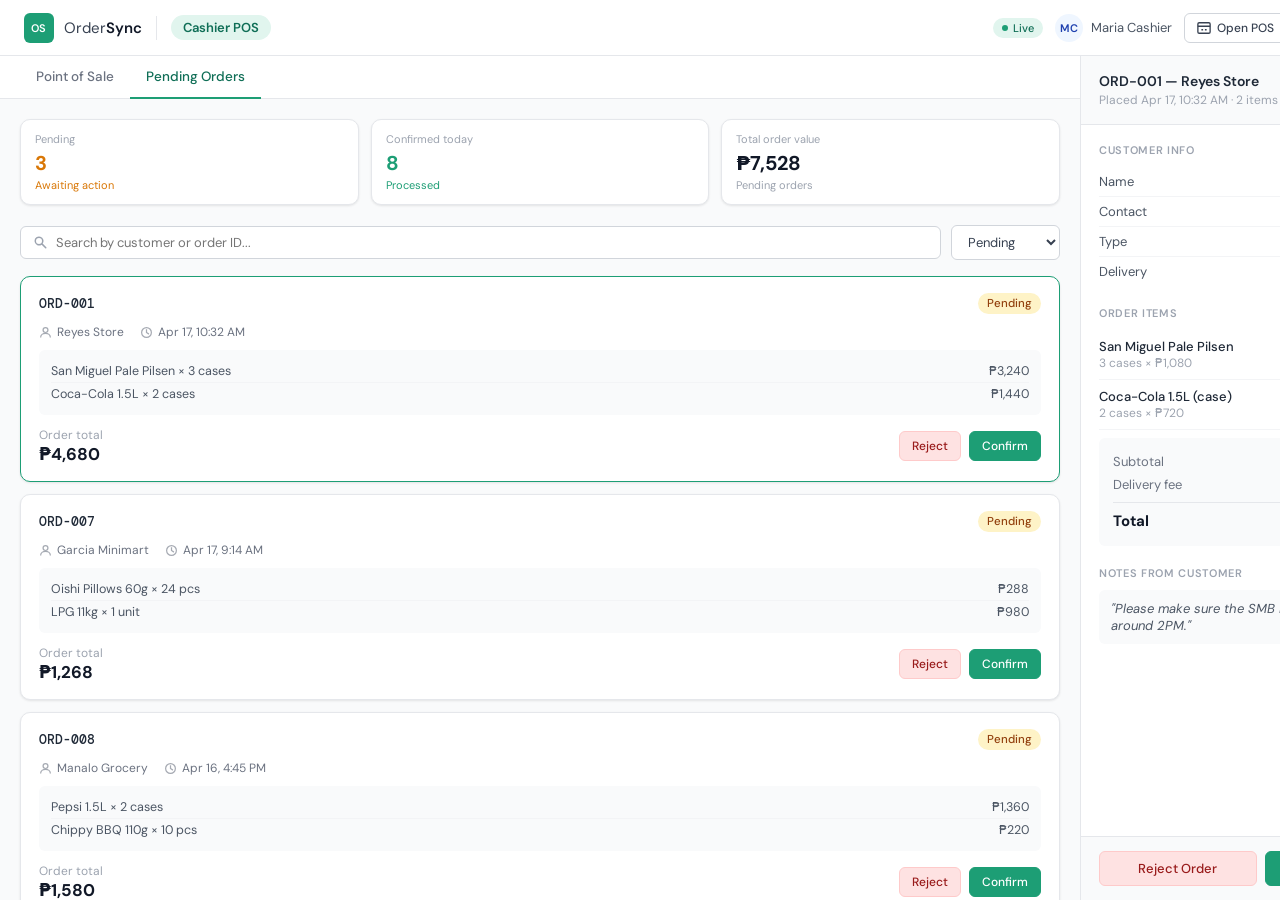
<file: cashier-pendingorders.html>
<!DOCTYPE html>
<html lang="en">
<head>
  <meta charset="UTF-8"/>
  <meta name="viewport" content="width=device-width, initial-scale=1.0"/>
  <title>OrderSync — Cashier Pending Orders</title>
  <link href="https://fonts.googleapis.com/css2?family=DM+Sans:wght@300;400;500;600&family=DM+Mono:wght@400;500&display=swap" rel="stylesheet"/>
  <link rel="stylesheet" href="style.css"/>
  <style>
    body { overflow: hidden; }

    .cashier-app {
      display: grid;
      grid-template-rows: var(--topbar-h) 1fr;
      height: 100vh;
    }

    /* Topbar */
    .cashier-topbar {
      background: #fff;
      border-bottom: 1px solid var(--gray-200);
      display: flex;
      align-items: center;
      justify-content: space-between;
      padding: 0 24px;
    }
    .cashier-topbar-left  { display: flex; align-items: center; gap: 14px; }
    .cashier-topbar-right { display: flex; align-items: center; gap: 12px; }
    .cashier-logo { display: flex; align-items: center; gap: 10px; }
    .cashier-logo .logo-mark {
      width: 30px; height: 30px;
      background: var(--green);
      border-radius: var(--radius-sm);
      display: flex; align-items: center; justify-content: center;
      color: #fff; font-size: 11px; font-weight: 600;
    }
    .cashier-logo span { font-size: 15px; font-weight: 400; color: var(--gray-700); }
    .cashier-logo strong { font-weight: 600; color: var(--gray-900); }
    .cashier-divider { width: 1px; height: 24px; background: var(--gray-200); }
    .cashier-screen-label {
      font-size: 13px; font-weight: 600;
      color: var(--green-dark);
      background: var(--green-light);
      padding: 4px 12px; border-radius: 20px;
    }
    .cashier-user {
      display: flex; align-items: center; gap: 8px;
      font-size: 13px; color: var(--gray-600);
    }
    .cashier-user .user-avatar {
      width: 28px; height: 28px; font-size: 11px;
      background: var(--blue-light); color: var(--blue-dark);
      border-radius: 50%;
      display: flex; align-items: center; justify-content: center;
      font-weight: 600;
    }

    /* Body */
    .cashier-body {
      display: grid;
      grid-template-columns: 1fr 360px;
      overflow: hidden;
    }

    /* Left panel */
    .pos-panel {
      display: flex;
      flex-direction: column;
      background: var(--gray-50);
      overflow: hidden;
    }

    /* Tabs */
    .cashier-tabs {
      display: flex;
      background: #fff;
      border-bottom: 1px solid var(--gray-200);
      padding: 0 20px;
    }
    .ctab {
      padding: 12px 16px;
      font-size: 13.5px; font-weight: 500;
      color: var(--gray-500);
      border-bottom: 2px solid transparent;
      margin-bottom: -1px;
      border-top: none; border-left: none; border-right: none;
      background: none; font-family: var(--font);
      text-decoration: none;
      display: inline-flex; align-items: center;
    }
    .ctab.active { color: var(--green-dark); border-bottom-color: var(--green); }

    /* Orders panel */
    .orders-scroll { flex: 1; overflow-y: auto; padding: 20px; }

    .orders-toolbar {
      display: flex; align-items: center; gap: 10px;
      margin-bottom: 16px;
    }
    .search-box {
      display: flex; align-items: center; gap: 8px;
      background: #fff;
      border: 1px solid var(--gray-300);
      border-radius: var(--radius-sm);
      padding: 7px 12px;
      flex: 1;
    }
    .search-box input {
      border: none; background: none; outline: none;
      font-size: 13px; color: var(--gray-800);
      font-family: var(--font); width: 100%;
    }
    .filter-select {
      padding: 7px 12px;
      border: 1px solid var(--gray-300);
      border-radius: var(--radius-sm);
      background: #fff;
      font-size: 13px; color: var(--gray-700);
      font-family: var(--font);
    }

    .order-card {
      background: #fff;
      border: 1px solid var(--gray-200);
      border-radius: var(--radius-md);
      padding: 16px 18px;
      margin-bottom: 12px;
      box-shadow: var(--shadow-sm);
      transition: border-color .15s;
    }
    .order-card:hover { border-color: var(--gray-300); }
    .order-card-top {
      display: flex; align-items: center;
      justify-content: space-between;
      margin-bottom: 10px;
    }
    .order-card-id {
      font-family: var(--font-mono);
      font-size: 13px; font-weight: 500;
      color: var(--gray-800);
    }
    .order-meta {
      display: flex; align-items: center; gap: 16px;
      margin-bottom: 10px;
    }
    .order-meta-item {
      display: flex; align-items: center; gap: 5px;
      font-size: 12px; color: var(--gray-500);
    }
    .order-meta-item svg { opacity: .6; }
    .order-items-list {
      background: var(--gray-50);
      border-radius: var(--radius-sm);
      padding: 10px 12px;
      margin-bottom: 12px;
    }
    .order-item-row {
      display: flex; justify-content: space-between;
      font-size: 12.5px; color: var(--gray-600);
      padding: 3px 0;
      border-bottom: 1px solid var(--gray-100);
    }
    .order-item-row:last-child { border-bottom: none; }
    .order-card-bottom {
      display: flex; align-items: center;
      justify-content: space-between;
    }
    .order-total-label { font-size: 12px; color: var(--gray-400); }
    .order-total-value { font-size: 17px; font-weight: 700; color: var(--gray-900); }
    .order-actions { display: flex; gap: 8px; }

    .status {
      display: inline-flex; align-items: center;
      padding: 3px 9px; border-radius: 20px;
      font-size: 11.5px; font-weight: 500;
    }
    .status.pending   { background: var(--amber-light); color: var(--amber-dark); }
    .status.confirmed { background: var(--green-light); color: var(--green-dark); }
    .status.rejected  { background: var(--red-light);   color: var(--red-dark); }

    .btn {
      display: inline-flex; align-items: center; gap: 6px;
      padding: 8px 16px;
      border: 1px solid var(--gray-300);
      border-radius: var(--radius-sm);
      background: #fff; color: var(--gray-700);
      font-size: 13px; font-weight: 500; font-family: var(--font);
      cursor: pointer; white-space: nowrap;
      text-decoration: none;
    }
    .btn-sm      { padding: 6px 12px; font-size: 12px; }
    .btn-primary { background: var(--green); color: #fff; border-color: var(--green); }
    .btn-danger  { background: var(--red-light); color: var(--red-dark); border-color: #FECACA; }

    /* Right: Order detail panel */
    .order-detail-panel {
      background: #fff;
      border-left: 1px solid var(--gray-200);
      display: flex;
      flex-direction: column;
      overflow: hidden;
    }
    .detail-header {
      padding: 16px 18px;
      border-bottom: 1px solid var(--gray-200);
      background: var(--gray-50);
      display: flex; align-items: center; justify-content: space-between;
    }
    .detail-title  { font-size: 14px; font-weight: 600; color: var(--gray-800); }
    .detail-sub    { font-size: 12px; color: var(--gray-400); margin-top: 2px; }
    .detail-body   { flex: 1; overflow-y: auto; padding: 18px; }
    .detail-section { margin-bottom: 20px; }
    .detail-section-title {
      font-size: 11px; font-weight: 600;
      text-transform: uppercase; letter-spacing: .06em;
      color: var(--gray-400); margin-bottom: 10px;
    }
    .detail-row {
      display: flex; justify-content: space-between;
      font-size: 13px; color: var(--gray-600);
      padding: 6px 0;
      border-bottom: 1px solid var(--gray-100);
    }
    .detail-row:last-child { border-bottom: none; }
    .detail-row span:last-child { font-weight: 500; color: var(--gray-800); }
    .detail-item-row {
      display: flex; justify-content: space-between;
      align-items: center;
      padding: 8px 0;
      border-bottom: 1px solid var(--gray-100);
      font-size: 13px;
    }
    .detail-item-row:last-child { border-bottom: none; }
    .detail-item-name  { color: var(--gray-800); font-weight: 500; }
    .detail-item-qty   { color: var(--gray-400); font-size: 12px; }
    .detail-item-price { color: var(--gray-800); font-weight: 600; }
    .detail-total-block {
      background: var(--gray-50);
      border-radius: var(--radius-sm);
      padding: 12px 14px;
      margin-top: 8px;
    }
    .detail-total-row {
      display: flex; justify-content: space-between;
      font-size: 13px; color: var(--gray-500); padding: 3px 0;
    }
    .detail-total-row.grand {
      font-size: 15px; font-weight: 700; color: var(--gray-900);
      padding-top: 8px; margin-top: 6px;
      border-top: 1px solid var(--gray-200);
    }
    .detail-footer {
      padding: 14px 18px;
      border-top: 1px solid var(--gray-200);
      background: var(--gray-50);
      display: flex; gap: 8px;
    }
    .detail-footer .btn { flex: 1; justify-content: center; }

    /* Summary stats */
    .stats-bar {
      display: grid;
      grid-template-columns: repeat(3, 1fr);
      gap: 12px;
      margin-bottom: 20px;
    }
    .stat-card {
      background: #fff;
      border: 1px solid var(--gray-200);
      border-radius: var(--radius-md);
      padding: 12px 14px;
      box-shadow: var(--shadow-sm);
    }
    .stat-label { font-size: 11px; color: var(--gray-400); margin-bottom: 4px; }
    .stat-value { font-size: 20px; font-weight: 700; color: var(--gray-900); }
    .stat-sub   { font-size: 11px; margin-top: 2px; }

    ::-webkit-scrollbar { width: 5px; }
    ::-webkit-scrollbar-track { background: transparent; }
    ::-webkit-scrollbar-thumb { background: var(--gray-200); border-radius: 4px; }
  </style>
</head>
<body>

<div class="cashier-app">

  <!-- TOPBAR -->
  <header class="cashier-topbar">
    <div class="cashier-topbar-left">
      <div class="cashier-logo">
        <div class="logo-mark">OS</div>
        <span>Order<strong>Sync</strong></span>
      </div>
      <div class="cashier-divider"></div>
      <span class="cashier-screen-label">Cashier POS</span>
    </div>
    <div class="cashier-topbar-right">
      <div style="display:flex;align-items:center;gap:5px;font-size:11px;font-weight:500;color:var(--green-dark);background:var(--green-light);padding:3px 9px;border-radius:20px;">
        <span style="width:6px;height:6px;background:var(--green);border-radius:50%;display:inline-block;"></span> Live
      </div>
      <div class="cashier-user">
        <div class="user-avatar">MC</div>
        Maria Cashier
      </div>
      <a href="cashier.html" class="btn btn-sm" style="text-decoration:none">
        <svg width="14" height="14" viewBox="0 0 16 16" fill="none" stroke="currentColor" stroke-width="1.5"><rect x="1" y="2" width="14" height="12" rx="1.5"/><path d="M1 6h14M5 10h2M9 10h2"/></svg>
        Open POS
      </a>
      <a href="index.html" class="btn btn-sm" style="text-decoration:none">
        <svg width="14" height="14" viewBox="0 0 16 16" fill="none" stroke="currentColor" stroke-width="1.5"><path d="M10 3L5 8l5 5"/></svg>
        Admin Panel
      </a>
    </div>
  </header>

  <!-- BODY -->
  <div class="cashier-body">

    <!-- LEFT: Orders list -->
    <div class="pos-panel">
      <div class="cashier-tabs">
        <a href="cashier.html" class="ctab">Point of Sale</a>
        <span class="ctab active">Pending Orders</span>
      </div>

      <div class="orders-scroll">

        <!-- Stats -->
        <div class="stats-bar">
          <div class="stat-card">
            <div class="stat-label">Pending</div>
            <div class="stat-value" style="color:var(--amber)">3</div>
            <div class="stat-sub" style="color:var(--amber)">Awaiting action</div>
          </div>
          <div class="stat-card">
            <div class="stat-label">Confirmed today</div>
            <div class="stat-value" style="color:var(--green)">8</div>
            <div class="stat-sub" style="color:var(--green)">Processed</div>
          </div>
          <div class="stat-card">
            <div class="stat-label">Total order value</div>
            <div class="stat-value">₱7,528</div>
            <div class="stat-sub" style="color:var(--gray-400)">Pending orders</div>
          </div>
        </div>

        <!-- Toolbar -->
        <div class="orders-toolbar">
          <div class="search-box">
            <svg viewBox="0 0 20 20" fill="currentColor" width="15" height="15" style="color:var(--gray-400);flex-shrink:0"><path fill-rule="evenodd" d="M8 4a4 4 0 100 8 4 4 0 000-8zM2 8a6 6 0 1110.89 3.476l4.817 4.817a1 1 0 01-1.414 1.414l-4.816-4.816A6 6 0 012 8z" clip-rule="evenodd"/></svg>
            <input type="text" placeholder="Search by customer or order ID...">
          </div>
          <select class="filter-select">
            <option>All orders</option>
            <option selected>Pending</option>
            <option>Confirmed</option>
            <option>Rejected</option>
          </select>
        </div>

        <!-- Order Cards -->
        <div class="order-card" onclick="selectOrder(0)" id="card-0" style="border-color:var(--green);border-width:1.5px">
          <div class="order-card-top">
            <span class="order-card-id">ORD-001</span>
            <span class="status pending">Pending</span>
          </div>
          <div class="order-meta">
            <div class="order-meta-item">
              <svg width="13" height="13" viewBox="0 0 16 16" fill="none" stroke="currentColor" stroke-width="1.5"><circle cx="8" cy="5" r="3"/><path d="M2 14c0-3 2.7-5 6-5s6 2 6 5"/></svg>
              Reyes Store
            </div>
            <div class="order-meta-item">
              <svg width="13" height="13" viewBox="0 0 16 16" fill="none" stroke="currentColor" stroke-width="1.5"><circle cx="8" cy="8" r="6"/><path d="M8 4v4l3 2"/></svg>
              Apr 17, 10:32 AM
            </div>
          </div>
          <div class="order-items-list">
            <div class="order-item-row"><span>San Miguel Pale Pilsen × 3 cases</span><span>₱3,240</span></div>
            <div class="order-item-row"><span>Coca-Cola 1.5L × 2 cases</span><span>₱1,440</span></div>
          </div>
          <div class="order-card-bottom">
            <div>
              <div class="order-total-label">Order total</div>
              <div class="order-total-value">₱4,680</div>
            </div>
            <div class="order-actions">
              <button class="btn btn-sm btn-danger" onclick="event.stopPropagation();rejectOrder(this,0)">Reject</button>
              <button class="btn btn-sm btn-primary" onclick="event.stopPropagation();confirmOrder(this,0)">Confirm</button>
            </div>
          </div>
        </div>

        <div class="order-card" onclick="selectOrder(1)" id="card-1">
          <div class="order-card-top">
            <span class="order-card-id">ORD-007</span>
            <span class="status pending">Pending</span>
          </div>
          <div class="order-meta">
            <div class="order-meta-item">
              <svg width="13" height="13" viewBox="0 0 16 16" fill="none" stroke="currentColor" stroke-width="1.5"><circle cx="8" cy="5" r="3"/><path d="M2 14c0-3 2.7-5 6-5s6 2 6 5"/></svg>
              Garcia Minimart
            </div>
            <div class="order-meta-item">
              <svg width="13" height="13" viewBox="0 0 16 16" fill="none" stroke="currentColor" stroke-width="1.5"><circle cx="8" cy="8" r="6"/><path d="M8 4v4l3 2"/></svg>
              Apr 17, 9:14 AM
            </div>
          </div>
          <div class="order-items-list">
            <div class="order-item-row"><span>Oishi Pillows 60g × 24 pcs</span><span>₱288</span></div>
            <div class="order-item-row"><span>LPG 11kg × 1 unit</span><span>₱980</span></div>
          </div>
          <div class="order-card-bottom">
            <div>
              <div class="order-total-label">Order total</div>
              <div class="order-total-value">₱1,268</div>
            </div>
            <div class="order-actions">
              <button class="btn btn-sm btn-danger" onclick="event.stopPropagation();rejectOrder(this,1)">Reject</button>
              <button class="btn btn-sm btn-primary" onclick="event.stopPropagation();confirmOrder(this,1)">Confirm</button>
            </div>
          </div>
        </div>

        <div class="order-card" onclick="selectOrder(2)" id="card-2">
          <div class="order-card-top">
            <span class="order-card-id">ORD-008</span>
            <span class="status pending">Pending</span>
          </div>
          <div class="order-meta">
            <div class="order-meta-item">
              <svg width="13" height="13" viewBox="0 0 16 16" fill="none" stroke="currentColor" stroke-width="1.5"><circle cx="8" cy="5" r="3"/><path d="M2 14c0-3 2.7-5 6-5s6 2 6 5"/></svg>
              Manalo Grocery
            </div>
            <div class="order-meta-item">
              <svg width="13" height="13" viewBox="0 0 16 16" fill="none" stroke="currentColor" stroke-width="1.5"><circle cx="8" cy="8" r="6"/><path d="M8 4v4l3 2"/></svg>
              Apr 16, 4:45 PM
            </div>
          </div>
          <div class="order-items-list">
            <div class="order-item-row"><span>Pepsi 1.5L × 2 cases</span><span>₱1,360</span></div>
            <div class="order-item-row"><span>Chippy BBQ 110g × 10 pcs</span><span>₱220</span></div>
          </div>
          <div class="order-card-bottom">
            <div>
              <div class="order-total-label">Order total</div>
              <div class="order-total-value">₱1,580</div>
            </div>
            <div class="order-actions">
              <button class="btn btn-sm btn-danger" onclick="event.stopPropagation();rejectOrder(this,2)">Reject</button>
              <button class="btn btn-sm btn-primary" onclick="event.stopPropagation();confirmOrder(this,2)">Confirm</button>
            </div>
          </div>
        </div>

      </div>
    </div>

    <!-- RIGHT: Order detail -->
    <div class="order-detail-panel">
      <div class="detail-header">
        <div>
          <div class="detail-title">ORD-001 — Reyes Store</div>
          <div class="detail-sub">Placed Apr 17, 10:32 AM · 2 items</div>
        </div>
        <span class="status pending">Pending</span>
      </div>
      <div class="detail-body">

        <div class="detail-section">
          <div class="detail-section-title">Customer info</div>
          <div class="detail-row"><span>Name</span><span>Reyes Store</span></div>
          <div class="detail-row"><span>Contact</span><span>09191234567</span></div>
          <div class="detail-row"><span>Type</span><span>Retailer</span></div>
          <div class="detail-row"><span>Delivery</span><span>Pick-up</span></div>
        </div>

        <div class="detail-section">
          <div class="detail-section-title">Order items</div>
          <div class="detail-item-row">
            <div>
              <div class="detail-item-name">San Miguel Pale Pilsen</div>
              <div class="detail-item-qty">3 cases × ₱1,080</div>
            </div>
            <div class="detail-item-price">₱3,240</div>
          </div>
          <div class="detail-item-row">
            <div>
              <div class="detail-item-name">Coca-Cola 1.5L (case)</div>
              <div class="detail-item-qty">2 cases × ₱720</div>
            </div>
            <div class="detail-item-price">₱1,440</div>
          </div>
          <div class="detail-total-block">
            <div class="detail-total-row"><span>Subtotal</span><span>₱4,680.00</span></div>
            <div class="detail-total-row"><span>Delivery fee</span><span>₱0.00</span></div>
            <div class="detail-total-row grand"><span>Total</span><span>₱4,680.00</span></div>
          </div>
        </div>

        <div class="detail-section">
          <div class="detail-section-title">Notes from customer</div>
          <div style="background:var(--gray-50);border-radius:var(--radius-sm);padding:10px 12px;font-size:13px;color:var(--gray-600);font-style:italic;">
            "Please make sure the SMB is cold. Will pick up around 2PM."
          </div>
        </div>

      </div>
      <div class="detail-footer">
        <button class="btn btn-danger" onclick="rejectOrder(this, 0)">Reject Order</button>
        <button class="btn btn-primary" onclick="confirmOrder(this, 0)">Confirm Order</button>
      </div>
    </div>

  </div>
</div>

<script>
  const orders = [
    {
      id: 'ORD-001', customer: 'Reyes Store', time: 'Apr 17, 10:32 AM',
      items: [
        { name: 'San Miguel Pale Pilsen', qty: 3, unit: '₱1,080', total: 3240 },
        { name: 'Coca-Cola 1.5L (case)',  qty: 2, unit: '₱720',   total: 1440 },
      ],
      total: 4680, contact: '09191234567', notes: '"Please make sure the SMB is cold. Will pick up around 2PM."'
    },
    {
      id: 'ORD-007', customer: 'Garcia Minimart', time: 'Apr 17, 9:14 AM',
      items: [
        { name: 'Oishi Pillows 60g', qty: 24, unit: '₱12',  total: 288 },
        { name: 'LPG 11kg',          qty: 1,  unit: '₱980', total: 980 },
      ],
      total: 1268, contact: '09201234567', notes: '"Deliver before noon if possible."'
    },
    {
      id: 'ORD-008', customer: 'Manalo Grocery', time: 'Apr 16, 4:45 PM',
      items: [
        { name: 'Pepsi 1.5L',   qty: 2,  unit: '₱680', total: 1360 },
        { name: 'Chippy BBQ 110g', qty: 10, unit: '₱22', total: 220 },
      ],
      total: 1580, contact: '09211234567', notes: '"No notes."'
    },
  ];

  let selectedIdx = 0;

  function selectOrder(idx) {
    selectedIdx = idx;
    document.querySelectorAll('.order-card').forEach((c, i) => {
      c.style.borderColor  = i === idx ? 'var(--green)' : '';
      c.style.borderWidth  = i === idx ? '1.5px' : '';
    });
    const o = orders[idx];
    const panel = document.querySelector('.order-detail-panel');
    panel.querySelector('.detail-title').textContent = `${o.id} — ${o.customer}`;
    panel.querySelector('.detail-sub').textContent   = `Placed ${o.time} · ${o.items.length} items`;
    panel.querySelector('.detail-row:nth-child(1) span:last-child').textContent = o.customer;
    panel.querySelector('.detail-row:nth-child(2) span:last-child').textContent = o.contact;
    const itemsContainer = panel.querySelector('.detail-section:nth-child(2)');
    const itemRows = o.items.map(item => `
      <div class="detail-item-row">
        <div>
          <div class="detail-item-name">${item.name}</div>
          <div class="detail-item-qty">${item.qty} × ${item.unit}</div>
        </div>
        <div class="detail-item-price">₱${item.total.toLocaleString()}</div>
      </div>
    `).join('');
    itemsContainer.innerHTML = `
      <div class="detail-section-title">Order items</div>
      ${itemRows}
      <div class="detail-total-block">
        <div class="detail-total-row"><span>Subtotal</span><span>₱${o.total.toLocaleString()}.00</span></div>
        <div class="detail-total-row"><span>Delivery fee</span><span>₱0.00</span></div>
        <div class="detail-total-row grand"><span>Total</span><span>₱${o.total.toLocaleString()}.00</span></div>
      </div>
    `;
    panel.querySelector('.detail-section:nth-child(3) div:last-child').textContent = o.notes;
  }

  function confirmOrder(btn, idx) {
    const card   = document.getElementById('card-' + idx);
    const badge  = card.querySelector('.status');
    badge.textContent  = 'Confirmed';
    badge.className    = 'status confirmed';
    card.style.opacity = '.6';
    card.style.pointerEvents = 'none';
    const detailBadge = document.querySelector('.detail-header .status');
    if (detailBadge) { detailBadge.textContent = 'Confirmed'; detailBadge.className = 'status confirmed'; }
    document.querySelector('.detail-footer').innerHTML =
      '<div style="font-size:13px;color:var(--green-dark);font-weight:500;display:flex;align-items:center;gap:6px"><svg width="16" height="16" viewBox="0 0 20 20" fill="var(--green)"><path fill-rule="evenodd" d="M10 18a8 8 0 100-16 8 8 0 000 16zm3.707-9.293a1 1 0 00-1.414-1.414L9 10.586 7.707 9.293a1 1 0 00-1.414 1.414l2 2a1 1 0 001.414 0l4-4z" clip-rule="evenodd"/></svg> Order confirmed successfully</div>';
  }

  function rejectOrder(btn, idx) {
    if (!confirm('Are you sure you want to reject this order?')) return;
    const card  = document.getElementById('card-' + idx);
    const badge = card.querySelector('.status');
    badge.textContent  = 'Rejected';
    badge.className    = 'status rejected';
    card.style.opacity = '.5';
    card.style.pointerEvents = 'none';
  }
</script>
</body>
</html>
</file>
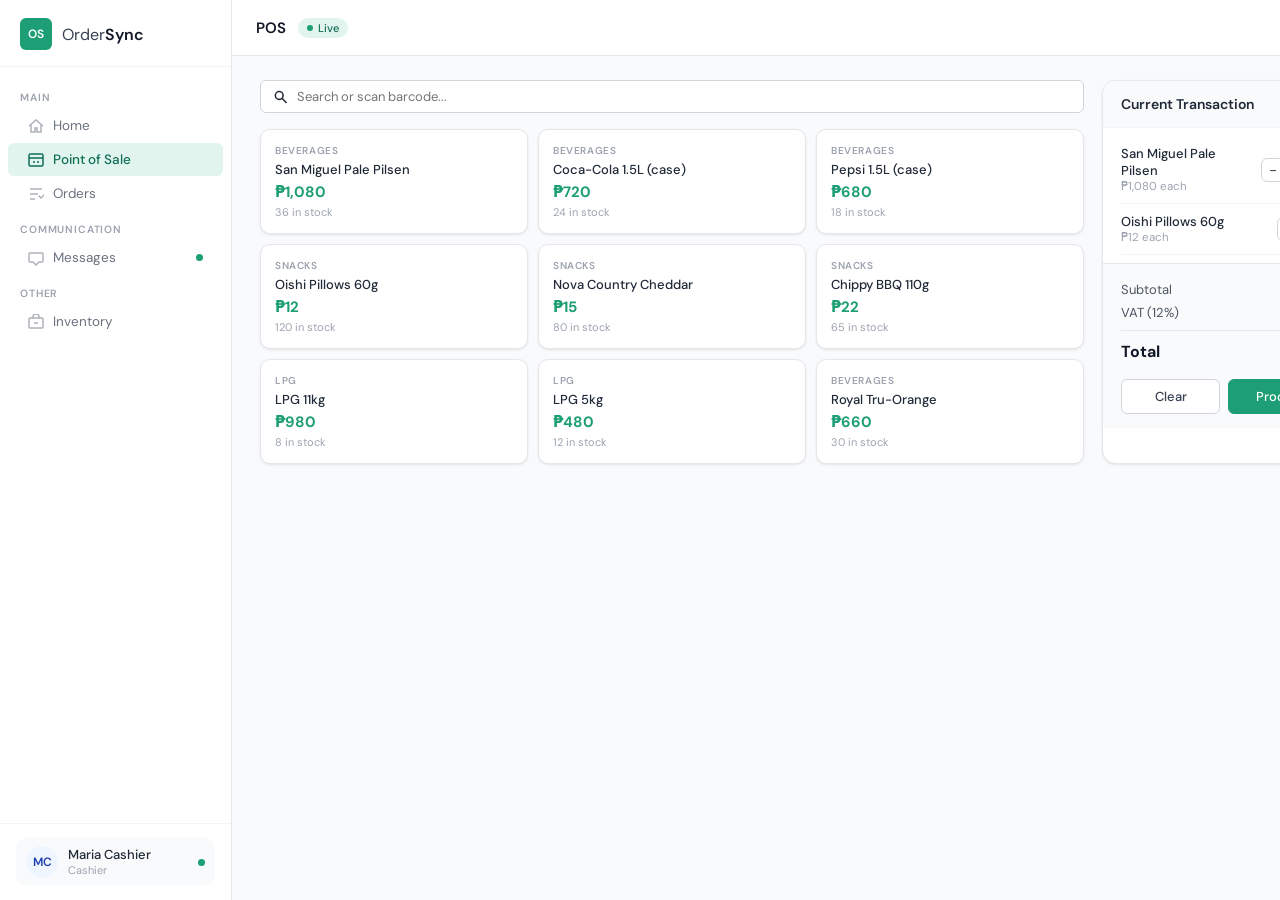
<file: cashier-pos.html>
<!DOCTYPE html>
<html lang="en">
<head>
<meta charset="UTF-8"/>
<meta name="viewport" content="width=device-width, initial-scale=1.0"/>
<title>OrderSync — Cashier — POS</title>
<link href="https://fonts.googleapis.com/css2?family=DM+Sans:wght@300;400;500;600&family=DM+Mono:wght@400;500&display=swap" rel="stylesheet"/>
<link rel="stylesheet" href="shared.css"/>
</head>
<body>
<div class="app">

<aside class="sidebar">
  <div class="logo">
    <div class="logo-mark">OS</div>
    <span class="logo-text">Order<strong>Sync</strong></span>
  </div>
  <nav><div class="nav-section">Main</div>
<div class="nav-item"><svg class="nav-icon" viewBox="0 0 16 16" fill="none" stroke="currentColor" stroke-width="1.5"><path d="M1 8L8 2l7 6"/><path d="M3 7v7h4v-4h2v4h4V7"/></svg>Home</div>
<div class="nav-item active"><svg class="nav-icon" viewBox="0 0 16 16" fill="none" stroke="currentColor" stroke-width="1.5"><rect x="1" y="2" width="14" height="12" rx="1.5"/><path d="M1 6h14M5 10h2M9 10h2"/></svg>Point of Sale</div>
<div class="nav-item"><svg class="nav-icon" viewBox="0 0 16 16" fill="none" stroke="currentColor" stroke-width="1.5"><path d="M2 3h12M2 8h8M2 13h5"/><path d="M11 10l2 2 3-3" stroke-linecap="round"/></svg>Orders</div>
<div class="nav-section">Communication</div>
<div class="nav-item"><svg class="nav-icon" viewBox="0 0 16 16" fill="none" stroke="currentColor" stroke-width="1.5"><path d="M14 3H2a1 1 0 00-1 1v7a1 1 0 001 1h3l3 3 3-3h3a1 1 0 001-1V4a1 1 0 00-1-1z"/></svg>Messages<span class="nav-badge"></span></div>
<div class="nav-section">Other</div>
<div class="nav-item"><svg class="nav-icon" viewBox="0 0 16 16" fill="none" stroke="currentColor" stroke-width="1.5"><rect x="1" y="4" width="14" height="10" rx="1"/><path d="M5 4V3a3 3 0 016 0v1"/><path d="M6 9h4"/></svg>Inventory</div>
</nav>
  <div class="sidebar-footer">
    <div class="user-info">
      <div class="user-avatar cashier">MC</div>
      <div>
        <div class="user-name">Maria Cashier</div>
        <div class="user-role">Cashier</div>
      </div>
      <div class="online-dot"></div>
    </div>
  </div>
</aside>

<div class="main">
  <header class="topbar">
    <div class="topbar-left">
      <div class="page-title">POS</div>
      <div class="live-badge"><span class="live-dot"></span> Live</div>
    </div>
    <div class="topbar-right">
      
      <div class="topbar-avatar">MC</div>
    </div>
  </header>
  <div class="content">

<div class="pos-layout">
  <div>
    <div class="search-box" style="margin-bottom:16px">
      <svg viewBox="0 0 20 20" fill="currentColor" width="16" height="16"><path fill-rule="evenodd" d="M8 4a4 4 0 100 8 4 4 0 000-8zM2 8a6 6 0 1110.89 3.476l4.817 4.817a1 1 0 01-1.414 1.414l-4.816-4.816A6 6 0 012 8z" clip-rule="evenodd"/></svg>
      <input type="text" placeholder="Search or scan barcode...">
    </div>
    <div class="product-grid"><div class="product-card"><div class="ppc-cat">Beverages</div><div class="ppc-name">San Miguel Pale Pilsen</div><div class="ppc-price">₱1,080</div><div class="ppc-stock">36 in stock</div></div><div class="product-card"><div class="ppc-cat">Beverages</div><div class="ppc-name">Coca-Cola 1.5L (case)</div><div class="ppc-price">₱720</div><div class="ppc-stock">24 in stock</div></div><div class="product-card"><div class="ppc-cat">Beverages</div><div class="ppc-name">Pepsi 1.5L (case)</div><div class="ppc-price">₱680</div><div class="ppc-stock">18 in stock</div></div><div class="product-card"><div class="ppc-cat">Snacks</div><div class="ppc-name">Oishi Pillows 60g</div><div class="ppc-price">₱12</div><div class="ppc-stock">120 in stock</div></div><div class="product-card"><div class="ppc-cat">Snacks</div><div class="ppc-name">Nova Country Cheddar</div><div class="ppc-price">₱15</div><div class="ppc-stock">80 in stock</div></div><div class="product-card"><div class="ppc-cat">Snacks</div><div class="ppc-name">Chippy BBQ 110g</div><div class="ppc-price">₱22</div><div class="ppc-stock">65 in stock</div></div><div class="product-card"><div class="ppc-cat">LPG</div><div class="ppc-name">LPG 11kg</div><div class="ppc-price">₱980</div><div class="ppc-stock">8 in stock</div></div><div class="product-card"><div class="ppc-cat">LPG</div><div class="ppc-name">LPG 5kg</div><div class="ppc-price">₱480</div><div class="ppc-stock">12 in stock</div></div><div class="product-card"><div class="ppc-cat">Beverages</div><div class="ppc-name">Royal Tru-Orange</div><div class="ppc-price">₱660</div><div class="ppc-stock">30 in stock</div></div></div>
  </div>
  <div class="pos-cart">
    <div class="cart-header">Current Transaction</div>
    <div class="cart-items">
      <div class="cart-line">
        <div style="flex:1"><div class="cart-line-name">San Miguel Pale Pilsen</div><div class="cart-line-sub">₱1,080 each</div></div>
        <div class="qty-ctrl"><button class="qty-btn">−</button><span class="qty-num">2</span><button class="qty-btn">+</button></div>
        <div class="cart-line-total">₱2,160</div>
      </div>
      <div class="cart-line">
        <div style="flex:1"><div class="cart-line-name">Oishi Pillows 60g</div><div class="cart-line-sub">₱12 each</div></div>
        <div class="qty-ctrl"><button class="qty-btn">−</button><span class="qty-num">5</span><button class="qty-btn">+</button></div>
        <div class="cart-line-total">₱60</div>
      </div>
    </div>
    <div class="cart-footer">
      <div class="total-row"><span>Subtotal</span><span>₱2,220</span></div>
      <div class="total-row"><span>VAT (12%)</span><span>₱266.40</span></div>
      <div class="total-row grand"><span>Total</span><span>₱2,486.40</span></div>
      <div class="cart-actions">
        <button class="btn" style="flex:1;justify-content:center">Clear</button>
        <button class="btn btn-primary" style="flex:2;justify-content:center">Process Payment</button>
      </div>
    </div>
  </div>
</div>
  </div>
</div>
</div>
</body>
</html>
</file>
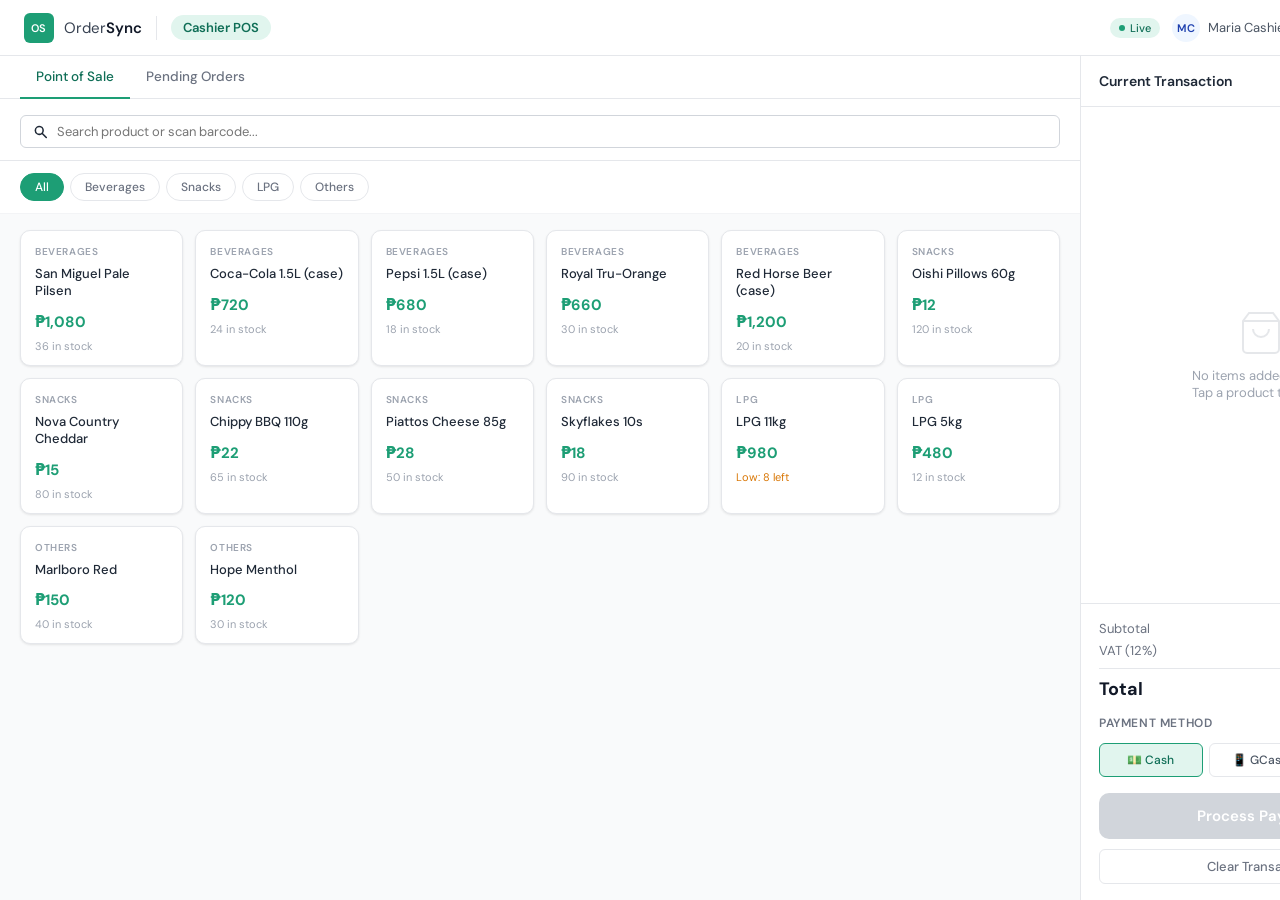
<file: cashier.html>
<!DOCTYPE html>
<html lang="en">
<head>
  <meta charset="UTF-8"/>
  <meta name="viewport" content="width=device-width, initial-scale=1.0"/>
  <title>OrderSync — Cashier POS</title>
  <link href="https://fonts.googleapis.com/css2?family=DM+Sans:wght@300;400;500;600&family=DM+Mono:wght@400;500&display=swap" rel="stylesheet"/>
  <link rel="stylesheet" href="style.css"/>
  <style>
    /* ── Cashier-specific overrides ── */
    body { overflow: hidden; }

    .cashier-app {
      display: grid;
      grid-template-rows: var(--topbar-h) 1fr;
      height: 100vh;
    }

    /* Topbar */
    .cashier-topbar {
      background: #fff;
      border-bottom: 1px solid var(--gray-200);
      display: flex;
      align-items: center;
      justify-content: space-between;
      padding: 0 24px;
    }
    .cashier-topbar-left  { display: flex; align-items: center; gap: 14px; }
    .cashier-topbar-right { display: flex; align-items: center; gap: 12px; }
    .cashier-logo { display: flex; align-items: center; gap: 10px; }
    .cashier-logo .logo-mark {
      width: 30px; height: 30px;
      background: var(--green);
      border-radius: var(--radius-sm);
      display: flex; align-items: center; justify-content: center;
      color: #fff; font-size: 11px; font-weight: 600;
    }
    .cashier-logo span { font-size: 15px; font-weight: 400; color: var(--gray-700); }
    .cashier-logo strong { font-weight: 600; color: var(--gray-900); }
    .cashier-divider { width: 1px; height: 24px; background: var(--gray-200); }
    .cashier-screen-label {
      font-size: 13px; font-weight: 600;
      color: var(--green-dark);
      background: var(--green-light);
      padding: 4px 12px; border-radius: 20px;
    }
    .cashier-user {
      display: flex; align-items: center; gap: 8px;
      font-size: 13px; color: var(--gray-600);
    }
    .cashier-user .user-avatar {
      width: 28px; height: 28px; font-size: 11px;
      background: var(--blue-light); color: var(--blue-dark);
    }

    /* Main POS body */
    .cashier-body {
      display: grid;
      grid-template-columns: 1fr 360px;
      overflow: hidden;
    }

    /* ── LEFT: Product panel ── */
    .pos-panel {
      display: flex;
      flex-direction: column;
      background: var(--gray-50);
      overflow: hidden;
    }
    .pos-panel-top {
      padding: 16px 20px 12px;
      background: #fff;
      border-bottom: 1px solid var(--gray-200);
      display: flex;
      gap: 10px;
      align-items: center;
    }
    .pos-panel-top .search-box { flex: 1; }
    .category-tabs {
      display: flex;
      gap: 6px;
      padding: 12px 20px;
      overflow-x: auto;
      background: #fff;
      border-bottom: 1px solid var(--gray-100);
    }
    .cat-btn {
      padding: 5px 14px;
      border: 1px solid var(--gray-200);
      border-radius: 20px;
      background: #fff;
      font-size: 12px; font-weight: 500;
      color: var(--gray-500);
      cursor: pointer; white-space: nowrap;
      font-family: var(--font);
      transition: all .15s;
    }
    .cat-btn:hover  { border-color: var(--green); color: var(--green-dark); }
    .cat-btn.active { background: var(--green); color: #fff; border-color: var(--green); }

    .pos-products-scroll {
      flex: 1;
      overflow-y: auto;
      padding: 16px 20px;
    }
    .pos-product-grid {
      display: grid;
      grid-template-columns: repeat(auto-fill, minmax(150px, 1fr));
      gap: 12px;
    }
    .pos-product-card {
      background: #fff;
      border: 1.5px solid var(--gray-200);
      border-radius: var(--radius-md);
      padding: 14px 14px 12px;
      cursor: pointer;
      transition: all .15s;
      box-shadow: var(--shadow-sm);
      display: flex;
      flex-direction: column;
      gap: 4px;
    }
    .pos-product-card:hover  { border-color: var(--green); transform: translateY(-1px); box-shadow: var(--shadow-md); }
    .pos-product-card:active { transform: translateY(0); }
    .pos-product-card.out-of-stock { opacity: .45; pointer-events: none; }
    .ppc-cat   { font-size: 10px; font-weight: 600; text-transform: uppercase; letter-spacing: .06em; color: var(--gray-400); }
    .ppc-name  { font-size: 13px; font-weight: 500; color: var(--gray-800); line-height: 1.3; }
    .ppc-price { font-size: 15px; font-weight: 700; color: var(--green); margin-top: 4px; }
    .ppc-stock { font-size: 11px; color: var(--gray-400); }
    .ppc-stock.low  { color: var(--amber); }
    .ppc-stock.out  { color: var(--red); }

    /* ── RIGHT: Cart panel ── */
    .cart-panel {
      background: #fff;
      border-left: 1px solid var(--gray-200);
      display: flex;
      flex-direction: column;
      overflow: hidden;
    }
    .cart-panel-header {
      padding: 16px 18px;
      border-bottom: 1px solid var(--gray-200);
      display: flex;
      align-items: center;
      justify-content: space-between;
    }
    .cart-panel-title { font-size: 14px; font-weight: 600; color: var(--gray-800); }
    .cart-count {
      font-size: 11px; font-weight: 600;
      background: var(--green); color: #fff;
      padding: 2px 8px; border-radius: 20px;
    }

    .cart-scroll { flex: 1; overflow-y: auto; }
    .cart-empty  {
      display: flex; flex-direction: column; align-items: center;
      justify-content: center; gap: 10px;
      height: 100%; color: var(--gray-400); font-size: 13px;
      padding: 32px;
    }
    .cart-empty svg { opacity: .25; }

    .cart-line {
      display: flex;
      align-items: center;
      gap: 10px;
      padding: 11px 18px;
      border-bottom: 1px solid var(--gray-100);
      transition: background .1s;
    }
    .cart-line:hover { background: var(--gray-50); }
    .cart-line-info  { flex: 1; min-width: 0; }
    .cart-line-name  { font-size: 13px; font-weight: 500; color: var(--gray-800); white-space: nowrap; overflow: hidden; text-overflow: ellipsis; }
    .cart-line-sub   { font-size: 11.5px; color: var(--gray-400); margin-top: 1px; }
    .cart-line-total { font-size: 13px; font-weight: 600; color: var(--gray-800); text-align: right; min-width: 64px; }
    .cart-remove     { background: none; border: none; cursor: pointer; color: var(--gray-300); font-size: 16px; line-height: 1; padding: 2px 4px; border-radius: 4px; transition: color .12s; }
    .cart-remove:hover { color: var(--red); }

    /* Totals & payment */
    .cart-panel-footer {
      border-top: 1px solid var(--gray-200);
      padding: 16px 18px;
      display: flex;
      flex-direction: column;
      gap: 6px;
    }
    .totals-block { display: flex; flex-direction: column; gap: 5px; margin-bottom: 8px; }
    .t-row { display: flex; justify-content: space-between; font-size: 13px; color: var(--gray-500); }
    .t-row.grand { font-size: 18px; font-weight: 700; color: var(--gray-900); padding-top: 8px; margin-top: 4px; border-top: 1px solid var(--gray-200); }

    .payment-methods {
      display: grid;
      grid-template-columns: repeat(3, 1fr);
      gap: 6px;
      margin-bottom: 10px;
    }
    .pay-btn {
      padding: 8px 6px;
      border: 1.5px solid var(--gray-200);
      border-radius: var(--radius-sm);
      background: #fff;
      font-size: 12px; font-weight: 500;
      color: var(--gray-600);
      cursor: pointer;
      font-family: var(--font);
      text-align: center;
      transition: all .15s;
    }
    .pay-btn:hover  { border-color: var(--green); color: var(--green-dark); }
    .pay-btn.active { border-color: var(--green); background: var(--green-light); color: var(--green-dark); }

    .process-btn {
      width: 100%;
      padding: 13px;
      background: var(--green);
      color: #fff;
      border: none;
      border-radius: var(--radius-md);
      font-size: 15px; font-weight: 600;
      font-family: var(--font);
      cursor: pointer;
      transition: background .15s;
    }
    .process-btn:hover    { background: var(--green-dark); }
    .process-btn:disabled { background: var(--gray-300); cursor: not-allowed; }
    .clear-btn {
      width: 100%;
      padding: 8px;
      background: none;
      border: 1px solid var(--gray-200);
      border-radius: var(--radius-sm);
      font-size: 13px; font-weight: 500;
      color: var(--gray-500);
      font-family: var(--font);
      cursor: pointer;
      transition: all .15s;
      margin-top: 4px;
    }
    .clear-btn:hover { background: var(--red-light); color: var(--red-dark); border-color: #FECACA; }

    /* ── Receipt modal ── */
    .modal-overlay {
      display: none;
      position: fixed; inset: 0;
      background: rgba(0,0,0,.45);
      z-index: 100;
      align-items: center;
      justify-content: center;
    }
    .modal-overlay.open { display: flex; }
    .receipt-modal {
      background: #fff;
      border-radius: var(--radius-lg);
      width: 340px;
      box-shadow: 0 20px 60px rgba(0,0,0,.2);
      overflow: hidden;
    }
    .receipt-header {
      background: var(--green);
      color: #fff;
      padding: 20px 24px;
      text-align: center;
    }
    .receipt-header h2 { font-size: 16px; font-weight: 600; margin-bottom: 2px; }
    .receipt-header p  { font-size: 12px; opacity: .85; }
    .receipt-body { padding: 20px 24px; }
    .receipt-meta { font-size: 11.5px; color: var(--gray-400); margin-bottom: 14px; }
    .receipt-meta span { color: var(--gray-700); font-weight: 500; }
    .receipt-items { border-top: 1px dashed var(--gray-300); border-bottom: 1px dashed var(--gray-300); padding: 12px 0; margin-bottom: 12px; }
    .receipt-item  { display: flex; justify-content: space-between; font-size: 13px; color: var(--gray-700); padding: 3px 0; }
    .receipt-totals { display: flex; flex-direction: column; gap: 4px; }
    .receipt-row    { display: flex; justify-content: space-between; font-size: 13px; color: var(--gray-500); }
    .receipt-row.total { font-size: 16px; font-weight: 700; color: var(--gray-900); padding-top: 8px; border-top: 1px solid var(--gray-200); margin-top: 4px; }
    .receipt-footer-btns { display: flex; gap: 8px; padding: 16px 24px; border-top: 1px solid var(--gray-100); }
    .receipt-footer-btns .btn { flex: 1; justify-content: center; }

    /* ── Orders tab ── */
    .cashier-tabs {
      display: flex;
      background: #fff;
      border-bottom: 1px solid var(--gray-200);
      padding: 0 20px;
    }
    .ctab {
      padding: 12px 16px;
      font-size: 13.5px; font-weight: 500;
      color: var(--gray-500); cursor: pointer;
      border-bottom: 2px solid transparent;
      margin-bottom: -1px;
      transition: all .15s; border-top: none; border-left: none; border-right: none;
      background: none; font-family: var(--font);
    }
    .ctab:hover  { color: var(--gray-700); }
    .ctab.active { color: var(--green-dark); border-bottom-color: var(--green); }

    .tab-view { display: none; flex: 1; overflow: hidden; flex-direction: column; }
    .tab-view.active { display: flex; }

    .orders-panel { flex: 1; overflow-y: auto; padding: 16px 20px; }
    .order-card {
      background: #fff;
      border: 1px solid var(--gray-200);
      border-radius: var(--radius-md);
      padding: 14px 16px;
      margin-bottom: 10px;
      box-shadow: var(--shadow-sm);
    }
    .order-card-top { display: flex; align-items: center; justify-content: space-between; margin-bottom: 8px; }
    .order-card-id  { font-family: var(--font-mono); font-size: 13px; font-weight: 500; color: var(--gray-800); }
    .order-card-customer { font-size: 13px; color: var(--gray-500); margin-bottom: 6px; }
    .order-card-items { font-size: 12px; color: var(--gray-400); margin-bottom: 10px; }
    .order-card-bottom { display: flex; align-items: center; justify-content: space-between; }
    .order-card-total { font-size: 15px; font-weight: 700; color: var(--gray-900); }

    /* scrollbar */
    ::-webkit-scrollbar { width: 5px; }
    ::-webkit-scrollbar-track { background: transparent; }
    ::-webkit-scrollbar-thumb { background: var(--gray-200); border-radius: 4px; }
  </style>
</head>
<body>

<div class="cashier-app">

  <!-- TOPBAR -->
  <header class="cashier-topbar">
    <div class="cashier-topbar-left">
      <div class="cashier-logo">
        <div class="logo-mark">OS</div>
        <span>Order<strong>Sync</strong></span>
      </div>
      <div class="cashier-divider"></div>
      <span class="cashier-screen-label">Cashier POS</span>
    </div>
    <div class="cashier-topbar-right">
      <div class="live-badge"><span class="live-dot"></span> Live</div>
      <div class="cashier-user">
        <div class="user-avatar">MC</div>
        Maria Cashier
      </div>
      <a href="index.html" class="btn btn-sm" title="Back to Admin">
        <svg width="14" height="14" viewBox="0 0 16 16" fill="none" stroke="currentColor" stroke-width="1.5"><path d="M10 3L5 8l5 5"/></svg>
        Admin Panel
      </a>
    </div>
  </header>

  <!-- BODY -->
  <div class="cashier-body">

    <!-- LEFT: Products + Orders tabs -->
    <div class="pos-panel">
      <div class="cashier-tabs">
        <button class="ctab active" onclick="switchCTab('pos-tab', this)">Point of Sale</button>
        <button class="ctab" onclick="switchCTab('orders-tab', this)">Pending Orders</button>
      </div>

      <!-- POS TAB -->
      <div class="tab-view active" id="pos-tab">
        <div class="pos-panel-top">
          <div class="search-box">
            <svg viewBox="0 0 20 20" fill="currentColor" width="16" height="16"><path fill-rule="evenodd" d="M8 4a4 4 0 100 8 4 4 0 000-8zM2 8a6 6 0 1110.89 3.476l4.817 4.817a1 1 0 01-1.414 1.414l-4.816-4.816A6 6 0 012 8z" clip-rule="evenodd"/></svg>
            <input type="text" id="pos-search" placeholder="Search product or scan barcode..." oninput="filterProducts(this.value)">
          </div>
        </div>
        <div class="category-tabs" id="cat-tabs"></div>
        <div class="pos-products-scroll">
          <div class="pos-product-grid" id="product-grid"></div>
        </div>
      </div>

      <!-- ORDERS TAB -->
      <div class="tab-view" id="orders-tab">
        <div class="orders-panel" id="orders-panel"></div>
      </div>
    </div>

    <!-- RIGHT: Cart -->
    <div class="cart-panel">
      <div class="cart-panel-header">
        <span class="cart-panel-title">Current Transaction</span>
        <span class="cart-count" id="cart-count">0 items</span>
      </div>

      <div class="cart-scroll" id="cart-scroll">
        <div class="cart-empty" id="cart-empty">
          <svg width="48" height="48" viewBox="0 0 24 24" fill="none" stroke="currentColor" stroke-width="1"><path d="M6 2L3 6v14a2 2 0 002 2h14a2 2 0 002-2V6l-3-4z"/><line x1="3" y1="6" x2="21" y2="6"/><path d="M16 10a4 4 0 01-8 0"/></svg>
          <div>No items added yet.<br>Tap a product to add it.</div>
        </div>
        <div id="cart-lines"></div>
      </div>

      <div class="cart-panel-footer">
        <div class="totals-block">
          <div class="t-row"><span>Subtotal</span><span id="f-subtotal">₱0.00</span></div>
          <div class="t-row"><span>VAT (12%)</span><span id="f-vat">₱0.00</span></div>
          <div class="t-row grand"><span>Total</span><span id="f-total">₱0.00</span></div>
        </div>
        <div style="font-size:12px;font-weight:600;color:var(--gray-500);margin-bottom:6px;text-transform:uppercase;letter-spacing:.05em">Payment method</div>
        <div class="payment-methods">
          <button class="pay-btn active" onclick="selectPayment(this,'Cash')">💵 Cash</button>
          <button class="pay-btn" onclick="selectPayment(this,'GCash')">📱 GCash</button>
          <button class="pay-btn" onclick="selectPayment(this,'Card')">💳 Card</button>
        </div>
        <button class="process-btn" id="process-btn" onclick="processPayment()" disabled>Process Payment</button>
        <button class="clear-btn" onclick="clearCart()">Clear Transaction</button>
      </div>
    </div>

  </div>
</div>

<!-- RECEIPT MODAL -->
<div class="modal-overlay" id="receipt-modal">
  <div class="receipt-modal">
    <div class="receipt-header">
      <h2>Tonette's Minimart Grocery</h2>
      <p>Dagupan City, Pangasinan · 09171234567</p>
    </div>
    <div class="receipt-body">
      <div class="receipt-meta">
        Receipt No: <span id="r-no">—</span> &nbsp;|&nbsp;
        Date: <span id="r-date">—</span> &nbsp;|&nbsp;
        Cashier: <span>Maria</span>
      </div>
      <div class="receipt-items" id="r-items"></div>
      <div class="receipt-totals">
        <div class="receipt-row"><span>Subtotal</span><span id="r-sub">—</span></div>
        <div class="receipt-row"><span>VAT (12%)</span><span id="r-vat">—</span></div>
        <div class="receipt-row"><span>Payment</span><span id="r-pay">—</span></div>
        <div class="receipt-row total"><span>Total</span><span id="r-total">—</span></div>
      </div>
    </div>
    <div class="receipt-footer-btns">
      <button class="btn btn-sm" onclick="printReceipt()">🖨 Print</button>
      <button class="btn btn-sm btn-primary" onclick="closeReceipt()">New Transaction</button>
    </div>
  </div>
</div>

<script>
/* ---------- DATA ---------- */
const products = [
  { id:1,  name:'San Miguel Pale Pilsen', cat:'Beverages', price:1080, stock:36 },
  { id:2,  name:'Coca-Cola 1.5L (case)',  cat:'Beverages', price:720,  stock:24 },
  { id:3,  name:'Pepsi 1.5L (case)',      cat:'Beverages', price:680,  stock:18 },
  { id:4,  name:'Royal Tru-Orange',       cat:'Beverages', price:660,  stock:30 },
  { id:5,  name:'Red Horse Beer (case)',  cat:'Beverages', price:1200, stock:20 },
  { id:6,  name:'Oishi Pillows 60g',      cat:'Snacks',    price:12,   stock:120 },
  { id:7,  name:'Nova Country Cheddar',   cat:'Snacks',    price:15,   stock:80  },
  { id:8,  name:'Chippy BBQ 110g',        cat:'Snacks',    price:22,   stock:65  },
  { id:9,  name:'Piattos Cheese 85g',     cat:'Snacks',    price:28,   stock:50  },
  { id:10, name:'Skyflakes 10s',          cat:'Snacks',    price:18,   stock:90  },
  { id:11, name:'LPG 11kg',               cat:'LPG',       price:980,  stock:8   },
  { id:12, name:'LPG 5kg',                cat:'LPG',       price:480,  stock:12  },
  { id:13, name:'Marlboro Red',           cat:'Others',    price:150,  stock:40  },
  { id:14, name:'Hope Menthol',           cat:'Others',    price:120,  stock:30  },
];

const pendingOrders = [
  { id:'ORD-001', customer:'Reyes Store',     items:['SMB Pale (3 cases)','Coke 1.5L (2 cases)'], total:4680, date:'Apr 17, 10:32 AM' },
  { id:'ORD-007', customer:'Garcia Minimart', items:['Oishi Pillows (24 pcs)','LPG 11kg (1 unit)'], total:1268, date:'Apr 17, 9:14 AM' },
  { id:'ORD-008', customer:'Manalo Grocery',  items:['Pepsi 1.5L (2 cases)','Chippy BBQ (10 pcs)'], total:1580, date:'Apr 16, 4:45 PM' },
];

/* ---------- STATE ---------- */
let cart = {};
let selectedPayment = 'Cash';
let activeCategory  = 'All';
let txCount = 100;

/* ---------- CATEGORIES ---------- */
function buildCategories() {
  const cats = ['All', ...new Set(products.map(p => p.cat))];
  document.getElementById('cat-tabs').innerHTML = cats.map(c =>
    `<button class="cat-btn ${c === activeCategory ? 'active' : ''}" onclick="filterByCategory('${c}', this)">${c}</button>`
  ).join('');
}

function filterByCategory(cat, btn) {
  activeCategory = cat;
  document.querySelectorAll('.cat-btn').forEach(b => b.classList.remove('active'));
  btn.classList.add('active');
  renderProducts();
}

function filterProducts(q) {
  renderProducts(q);
}

function renderProducts(q = '') {
  let list = products;
  if (activeCategory !== 'All') list = list.filter(p => p.cat === activeCategory);
  if (q) list = list.filter(p => p.name.toLowerCase().includes(q.toLowerCase()));

  document.getElementById('product-grid').innerHTML = list.map(p => {
    const inCart   = cart[p.id] || 0;
    const stockCls = p.stock === 0 ? 'out' : p.stock <= 10 ? 'low' : '';
    const stockTxt = p.stock === 0 ? 'Out of stock' : p.stock <= 10 ? `Low: ${p.stock} left` : `${p.stock} in stock`;
    return `
      <div class="pos-product-card ${p.stock === 0 ? 'out-of-stock' : ''}" onclick="addToCart(${p.id})">
        <div class="ppc-cat">${p.cat}</div>
        <div class="ppc-name">${p.name}</div>
        <div class="ppc-price">₱${p.price.toLocaleString()}</div>
        <div class="ppc-stock ${stockCls}">${stockTxt}${inCart ? ` · <strong style="color:var(--green)">${inCart} in cart</strong>` : ''}</div>
      </div>
    `;
  }).join('') || '<div style="color:var(--gray-400);font-size:13px;padding:32px 0;text-align:center">No products found.</div>';
}

/* ---------- CART ---------- */
function addToCart(id) {
  const p = products.find(x => x.id === id);
  if (!p || p.stock === 0) return;
  cart[id] = (cart[id] || 0) + 1;
  renderCart();
  renderProducts(document.getElementById('pos-search').value);
}

function changeQty(id, delta) {
  cart[id] = (cart[id] || 0) + delta;
  if (cart[id] <= 0) delete cart[id];
  renderCart();
  renderProducts(document.getElementById('pos-search').value);
}

function removeItem(id) {
  delete cart[id];
  renderCart();
  renderProducts(document.getElementById('pos-search').value);
}

function renderCart() {
  const keys  = Object.keys(cart);
  const empty = document.getElementById('cart-empty');
  const lines = document.getElementById('cart-lines');

  if (!keys.length) {
    empty.style.display = 'flex';
    lines.innerHTML     = '';
    updateTotals(0);
    document.getElementById('cart-count').textContent = '0 items';
    document.getElementById('process-btn').disabled   = true;
    return;
  }

  empty.style.display = 'none';
  let subtotal = 0;

  lines.innerHTML = keys.map(id => {
    const p     = products.find(x => x.id == id);
    const qty   = cart[id];
    const line  = p.price * qty;
    subtotal   += line;
    return `
      <div class="cart-line">
        <div class="cart-line-info">
          <div class="cart-line-name">${p.name}</div>
          <div class="cart-line-sub">₱${p.price.toLocaleString()} × ${qty}</div>
        </div>
        <div class="qty-ctrl">
          <button class="qty-btn" onclick="changeQty(${id}, -1)">−</button>
          <span class="qty-num">${qty}</span>
          <button class="qty-btn" onclick="changeQty(${id}, 1)">+</button>
        </div>
        <div class="cart-line-total">₱${line.toLocaleString()}</div>
        <button class="cart-remove" onclick="removeItem(${id})">×</button>
      </div>
    `;
  }).join('');

  const totalItems = keys.reduce((s, id) => s + cart[id], 0);
  document.getElementById('cart-count').textContent = totalItems + (totalItems === 1 ? ' item' : ' items');
  document.getElementById('process-btn').disabled   = false;
  updateTotals(subtotal);
}

function updateTotals(subtotal) {
  const vat   = subtotal * 0.12;
  const total = subtotal + vat;
  document.getElementById('f-subtotal').textContent = '₱' + subtotal.toLocaleString('en-PH', {minimumFractionDigits:2, maximumFractionDigits:2});
  document.getElementById('f-vat').textContent      = '₱' + vat.toLocaleString('en-PH', {minimumFractionDigits:2, maximumFractionDigits:2});
  document.getElementById('f-total').textContent    = '₱' + total.toLocaleString('en-PH', {minimumFractionDigits:2, maximumFractionDigits:2});
}

function clearCart() {
  if (!Object.keys(cart).length) return;
  if (confirm('Clear the current transaction?')) {
    cart = {};
    renderCart();
    renderProducts(document.getElementById('pos-search').value);
  }
}

/* ---------- PAYMENT ---------- */
function selectPayment(btn, method) {
  document.querySelectorAll('.pay-btn').forEach(b => b.classList.remove('active'));
  btn.classList.add('active');
  selectedPayment = method;
}

function processPayment() {
  const keys = Object.keys(cart);
  if (!keys.length) return;

  txCount++;
  const now     = new Date();
  const dateStr = now.toLocaleDateString('en-PH', { month:'short', day:'numeric', year:'numeric' }) + ' ' +
                  now.toLocaleTimeString('en-PH', { hour:'2-digit', minute:'2-digit' });

  let subtotal = 0;
  const itemsHtml = keys.map(id => {
    const p    = products.find(x => x.id == id);
    const qty  = cart[id];
    const line = p.price * qty;
    subtotal  += line;
    return `<div class="receipt-item"><span>${p.name} ×${qty}</span><span>₱${line.toLocaleString()}</span></div>`;
  }).join('');

  const vat   = subtotal * 0.12;
  const total = subtotal + vat;

  document.getElementById('r-no').textContent    = `TXN-${txCount}`;
  document.getElementById('r-date').textContent  = dateStr;
  document.getElementById('r-items').innerHTML   = itemsHtml;
  document.getElementById('r-sub').textContent   = '₱' + subtotal.toLocaleString('en-PH', {minimumFractionDigits:2});
  document.getElementById('r-vat').textContent   = '₱' + vat.toLocaleString('en-PH', {minimumFractionDigits:2});
  document.getElementById('r-pay').textContent   = selectedPayment;
  document.getElementById('r-total').textContent = '₱' + total.toLocaleString('en-PH', {minimumFractionDigits:2});

  document.getElementById('receipt-modal').classList.add('open');
}

function closeReceipt() {
  document.getElementById('receipt-modal').classList.remove('open');
  cart = {};
  renderCart();
  renderProducts(document.getElementById('pos-search').value);
}

function printReceipt() {
  window.print();
}

/* ---------- ORDERS ---------- */
function renderOrdersPanel() {
  document.getElementById('orders-panel').innerHTML = pendingOrders.map(o => `
    <div class="order-card">
      <div class="order-card-top">
        <span class="order-card-id">${o.id}</span>
        <span class="status pending">Pending</span>
      </div>
      <div class="order-card-customer">
        <svg width="13" height="13" viewBox="0 0 16 16" fill="none" stroke="currentColor" stroke-width="1.5" style="vertical-align:middle;margin-right:4px"><circle cx="8" cy="5" r="3"/><path d="M2 14c0-3 2.7-5 6-5s6 2 6 5"/></svg>
        ${o.customer}
      </div>
      <div class="order-card-items">${o.items.join(' · ')}</div>
      <div class="order-card-bottom">
        <span class="order-card-total">₱${o.total.toLocaleString()}</span>
        <div style="display:flex;gap:6px">
          <button class="btn btn-sm btn-danger" onclick="rejectOrder(this,'${o.id}')">Reject</button>
          <button class="btn btn-sm btn-primary" onclick="confirmOrder(this,'${o.id}')">Confirm</button>
        </div>
      </div>
      <div style="font-size:11px;color:var(--gray-400);margin-top:8px">${o.date}</div>
    </div>
  `).join('') || '<div style="text-align:center;color:var(--gray-400);padding:48px 0;font-size:13px">No pending orders.</div>';
}

function confirmOrder(btn, id) {
  const card = btn.closest('.order-card');
  card.style.opacity = '.5';
  card.querySelector('.status').textContent  = 'Confirmed';
  card.querySelector('.status').className    = 'status confirmed';
  btn.disabled = true;
  btn.previousElementSibling.disabled = true;
  btn.textContent = 'Confirmed ✓';
}

function rejectOrder(btn, id) {
  if (!confirm(`Reject order ${id}?`)) return;
  const card = btn.closest('.order-card');
  card.style.opacity = '.5';
  card.querySelector('.status').textContent = 'Rejected';
  card.querySelector('.status').className   = 'status cancelled';
  btn.disabled = true;
  btn.nextElementSibling.disabled = true;
}

/* ---------- TABS ---------- */
function switchCTab(tabId, btn) {
  document.querySelectorAll('.tab-view').forEach(t => t.classList.remove('active'));
  document.querySelectorAll('.ctab').forEach(b => b.classList.remove('active'));
  document.getElementById(tabId).classList.add('active');
  btn.classList.add('active');
}

/* ---------- INIT ---------- */
buildCategories();
renderProducts();
renderCart();
renderOrdersPanel();
</script>
</body>
</html>
</file>
<file: style.css>
@import url('https://fonts.googleapis.com/css2?family=DM+Sans:wght@300;400;500;600&family=DM+Mono:wght@400;500&display=swap');

:root {
  --green:        #1D9E75;
  --green-dark:   #0F6E56;
  --green-light:  #E1F5EE;
  --green-mid:    #5DCAA5;
  --amber:        #D97706;
  --amber-light:  #FEF3C7;
  --amber-dark:   #92400E;
  --red:          #DC2626;
  --red-light:    #FEE2E2;
  --red-dark:     #991B1B;
  --blue:         #2563EB;
  --blue-light:   #EFF6FF;
  --blue-dark:    #1E40AF;
  --purple:       #7C3AED;
  --purple-light: #EDE9FE;
  --gray-50:  #F9FAFB;
  --gray-100: #F3F4F6;
  --gray-200: #E5E7EB;
  --gray-300: #D1D5DB;
  --gray-400: #9CA3AF;
  --gray-500: #6B7280;
  --gray-600: #4B5563;
  --gray-700: #374151;
  --gray-800: #1F2937;
  --gray-900: #111827;
  --sidebar-w: 232px;
  --topbar-h:  56px;
  --radius-sm: 6px;
  --radius-md: 10px;
  --radius-lg: 14px;
  --shadow-sm: 0 1px 3px rgba(0,0,0,.06), 0 1px 2px rgba(0,0,0,.04);
  --shadow-md: 0 4px 12px rgba(0,0,0,.08);
  --font: 'DM Sans', system-ui, sans-serif;
  --font-mono: 'DM Mono', monospace;
}

*, *::before, *::after { box-sizing: border-box; margin: 0; padding: 0; }
html { font-family: var(--font); font-size: 14px; color: var(--gray-800); background: var(--gray-100); -webkit-font-smoothing: antialiased; }
body { width: 1440px; min-height: 900px; margin: 0; background: var(--gray-50); overflow-x: hidden; }

/* Layout */
.app     { display: flex; width: 1440px; min-height: 900px; }
.main    { flex: 1; display: flex; flex-direction: column; min-height: 900px; max-width: calc(1440px - var(--sidebar-w)); }
.content { flex: 1; padding: 24px 28px; }

/* Sidebar */
.sidebar { width: var(--sidebar-w); min-width: var(--sidebar-w); background: #fff; border-right: 1px solid var(--gray-200); display: flex; flex-direction: column; min-height: 100vh; }
.logo { display: flex; align-items: center; gap: 10px; padding: 18px 20px 16px; border-bottom: 1px solid var(--gray-100); }
.logo-mark { width: 32px; height: 32px; background: var(--green); border-radius: var(--radius-sm); display: flex; align-items: center; justify-content: center; color: #fff; font-size: 12px; font-weight: 600; letter-spacing: .03em; }
.logo-text { font-size: 16px; font-weight: 400; color: var(--gray-700); }
.logo-text strong { font-weight: 600; color: var(--gray-900); }
nav { flex: 1; padding: 12px 0; }
.nav-section { font-size: 10.5px; font-weight: 600; letter-spacing: .08em; text-transform: uppercase; color: var(--gray-400); padding: 12px 20px 4px; }
.nav-item { display: flex; align-items: center; gap: 9px; padding: 8px 20px; margin: 1px 8px; border-radius: var(--radius-sm); color: var(--gray-500); font-size: 13.5px; font-weight: 400; }
.nav-item.active { background: var(--green-light); color: var(--green-dark); font-weight: 500; }
.nav-icon { width: 16px; height: 16px; opacity: .55; flex-shrink: 0; }
.nav-item.active .nav-icon { opacity: 1; }
.nav-badge { margin-left: auto; width: 7px; height: 7px; background: var(--green); border-radius: 50%; }
.sidebar-footer { padding: 14px 16px; border-top: 1px solid var(--gray-100); margin-top: auto; }
.user-info { display: flex; align-items: center; gap: 10px; padding: 8px 10px; border-radius: var(--radius-md); background: var(--gray-50); }
.user-avatar { width: 32px; height: 32px; border-radius: 50%; background: var(--green-light); color: var(--green-dark); display: flex; align-items: center; justify-content: center; font-size: 12px; font-weight: 600; flex-shrink: 0; }
.user-avatar.cashier { background: var(--blue-light); color: var(--blue-dark); }
.user-name { font-size: 13px; font-weight: 500; color: var(--gray-800); line-height: 1.3; }
.user-role { font-size: 11px; color: var(--gray-400); }
.online-dot { width: 7px; height: 7px; background: var(--green); border-radius: 50%; margin-left: auto; }

/* Topbar */
.topbar { height: var(--topbar-h); background: #fff; border-bottom: 1px solid var(--gray-200); display: flex; align-items: center; justify-content: space-between; padding: 0 24px; flex-shrink: 0; }
.topbar-left  { display: flex; align-items: center; gap: 12px; }
.topbar-right { display: flex; align-items: center; gap: 12px; }
.page-title   { font-size: 15px; font-weight: 600; color: var(--gray-900); }
.live-badge   { display: flex; align-items: center; gap: 5px; font-size: 11px; font-weight: 500; color: var(--green-dark); background: var(--green-light); padding: 3px 9px; border-radius: 20px; }
.live-dot     { width: 6px; height: 6px; background: var(--green); border-radius: 50%; }
.topbar-avatar { width: 32px; height: 32px; border-radius: 50%; background: var(--green-light); color: var(--green-dark); display: flex; align-items: center; justify-content: center; font-size: 12px; font-weight: 600; }

/* Metrics */
.metrics-grid { display: grid; grid-template-columns: repeat(4, minmax(0,1fr)); gap: 14px; margin-bottom: 22px; }
.metric-card  { background: #fff; border: 1px solid var(--gray-200); border-radius: var(--radius-lg); padding: 16px 18px; display: flex; align-items: flex-start; gap: 14px; box-shadow: var(--shadow-sm); }
.metric-icon  { width: 38px; height: 38px; border-radius: var(--radius-sm); display: flex; align-items: center; justify-content: center; flex-shrink: 0; }
.metric-icon svg { width: 18px; height: 18px; }
.ic-green { background: var(--green-light); color: var(--green); }
.ic-amber { background: var(--amber-light); color: var(--amber); }
.ic-red   { background: var(--red-light);   color: var(--red); }
.ic-blue  { background: var(--blue-light);  color: var(--blue); }
.metric-label  { font-size: 11.5px; color: var(--gray-500); margin-bottom: 4px; }
.metric-value  { font-size: 24px; font-weight: 600; color: var(--gray-900); letter-spacing: -.02em; }
.metric-change { font-size: 11px; margin-top: 3px; color: var(--gray-400); }
.metric-change.positive { color: var(--green); }
.metric-change.warning  { color: var(--amber); }
.metric-change.danger   { color: var(--red); }

/* Cards */
.card { background: #fff; border: 1px solid var(--gray-200); border-radius: var(--radius-lg); padding: 18px 20px; margin-bottom: 18px; box-shadow: var(--shadow-sm); }
.card-header { display: flex; align-items: center; justify-content: space-between; margin-bottom: 16px; }
.card-title  { font-size: 14px; font-weight: 600; color: var(--gray-800); }
.two-col { display: grid; grid-template-columns: repeat(2, minmax(0,1fr)); gap: 18px; }

/* Buttons */
.btn { display: inline-flex; align-items: center; gap: 6px; padding: 8px 16px; border: 1px solid var(--gray-300); border-radius: var(--radius-sm); background: #fff; color: var(--gray-700); font-size: 13px; font-weight: 500; font-family: var(--font); white-space: nowrap; }
.btn-sm      { padding: 5px 11px; font-size: 12px; }
.btn-primary { background: var(--green); color: #fff; border-color: var(--green); }
.btn-danger  { background: var(--red-light); color: var(--red-dark); border-color: #FECACA; }

/* Table */
.data-table { width: 100%; border-collapse: collapse; }
.data-table thead th { font-size: 11.5px; font-weight: 600; color: var(--gray-500); text-transform: uppercase; letter-spacing: .04em; text-align: left; padding: 8px 12px; border-bottom: 1px solid var(--gray-200); background: var(--gray-50); }
.data-table tbody td { padding: 11px 12px; font-size: 13px; color: var(--gray-700); border-bottom: 1px solid var(--gray-100); }
.data-table tbody tr:last-child td { border-bottom: none; }
.mono { font-family: var(--font-mono); font-size: 12.5px; }

/* Status badges */
.status { display: inline-flex; align-items: center; padding: 3px 9px; border-radius: 20px; font-size: 11.5px; font-weight: 500; }
.status.pending    { background: var(--amber-light); color: var(--amber-dark); }
.status.confirmed  { background: var(--green-light); color: var(--green-dark); }
.status.preparing  { background: var(--blue-light);  color: var(--blue-dark); }
.status.completed  { background: #D1FAE5; color: #065F46; }
.status.cancelled  { background: var(--red-light);   color: var(--red-dark); }
.status.role-admin    { background: var(--purple-light); color: var(--purple); }
.status.role-cashier  { background: var(--blue-light);  color: var(--blue-dark); }
.status.role-retailer { background: var(--amber-light); color: var(--amber-dark); }

/* Search & toolbar */
.toolbar { display: flex; align-items: center; gap: 10px; margin-bottom: 16px; }
.search-box { display: flex; align-items: center; gap: 8px; background: #fff; border: 1px solid var(--gray-300); border-radius: var(--radius-sm); padding: 7px 12px; flex: 1; }
.search-box input { border: none; background: none; font-size: 13px; color: var(--gray-800); font-family: var(--font); width: 100%; outline: none; }
.filter-select { padding: 7px 12px; border: 1px solid var(--gray-300); border-radius: var(--radius-sm); background: #fff; font-size: 13px; color: var(--gray-700); font-family: var(--font); }

/* Alerts */
.alert { display: flex; align-items: center; gap: 10px; padding: 11px 16px; border-radius: var(--radius-sm); font-size: 13px; margin-bottom: 18px; }
.alert-warning { background: var(--amber-light); color: var(--amber-dark); border: 1px solid #FDE68A; }
.info-banner   { display: flex; align-items: center; gap: 10px; padding: 11px 16px; border-radius: var(--radius-sm); font-size: 13px; margin-bottom: 18px; background: var(--blue-light); color: var(--blue-dark); border: 1px solid #BFDBFE; }

/* Bar chart */
.bar-chart  { display: flex; align-items: flex-end; gap: 6px; height: 110px; }
.bar        { flex: 1; border-radius: 4px 4px 0 0; background: var(--green-mid); min-height: 4px; }
.bar-labels { display: flex; gap: 6px; margin-top: 5px; }
.bar-label  { flex: 1; text-align: center; font-size: 10.5px; color: var(--gray-400); }

/* Stock bar */
.stock-bar  { height: 5px; background: var(--gray-200); border-radius: 3px; margin-top: 5px; width: 90px; }
.stock-fill { height: 5px; border-radius: 3px; background: var(--green); }
.stock-fill.low      { background: var(--amber); }
.stock-fill.critical { background: var(--red); }

/* Messages */
.msg-layout { display: grid; grid-template-columns: 260px 1fr; border: 1px solid var(--gray-200); border-radius: var(--radius-lg); overflow: hidden; background: #fff; box-shadow: var(--shadow-sm); height: 520px; }
.msg-sidebar { border-right: 1px solid var(--gray-200); overflow-y: auto; }
.msg-item { padding: 13px 16px; border-bottom: 1px solid var(--gray-100); }
.msg-item.active { background: var(--gray-50); border-left: 2px solid var(--green); }
.msg-item-name    { font-size: 13px; font-weight: 500; color: var(--gray-800); margin-bottom: 3px; display: flex; align-items: center; gap: 6px; }
.msg-item-preview { font-size: 12px; color: var(--gray-400); white-space: nowrap; overflow: hidden; text-overflow: ellipsis; }
.msg-item-time    { font-size: 11px; color: var(--gray-400); margin-left: auto; }
.unread-dot { width: 7px; height: 7px; background: var(--green); border-radius: 50%; flex-shrink: 0; }
.msg-main   { display: flex; flex-direction: column; }
.msg-topbar { padding: 14px 18px; font-size: 14px; font-weight: 600; color: var(--gray-800); border-bottom: 1px solid var(--gray-100); background: var(--gray-50); }
.msg-chat   { flex: 1; overflow-y: auto; padding: 18px; display: flex; flex-direction: column; gap: 10px; }
.bubble     { max-width: 68%; padding: 10px 14px; font-size: 13px; line-height: 1.55; border-radius: 14px; }
.bubble.in  { background: var(--gray-100); color: var(--gray-800); border-bottom-left-radius: 3px; align-self: flex-start; }
.bubble.out { background: var(--green); color: #fff; border-bottom-right-radius: 3px; align-self: flex-end; }
.msg-input-area { display: flex; gap: 10px; padding: 14px 16px; border-top: 1px solid var(--gray-200); background: var(--gray-50); }
.msg-input-area input { flex: 1; padding: 8px 14px; border: 1px solid var(--gray-300); border-radius: var(--radius-sm); background: #fff; font-size: 13px; font-family: var(--font); color: var(--gray-500); }

/* Reports tabs */
.tab-bar { display: flex; gap: 4px; margin-bottom: 20px; border-bottom: 1px solid var(--gray-200); }
.tab { padding: 9px 18px; border: none; background: none; font-size: 13.5px; font-weight: 500; font-family: var(--font); color: var(--gray-500); border-bottom: 2px solid transparent; margin-bottom: -1px; }
.tab.active { color: var(--green-dark); border-bottom-color: var(--green); }

/* Settings */
.settings-grid { display: grid; grid-template-columns: repeat(2, minmax(0,1fr)); gap: 18px; }
.settings-col  { display: flex; flex-direction: column; gap: 18px; }
.form-grid { display: grid; grid-template-columns: 1fr 1fr; gap: 12px; }
.form-group label { display: block; font-size: 12px; font-weight: 500; color: var(--gray-500); margin-bottom: 5px; }
.form-input { width: 100%; padding: 8px 11px; border: 1px solid var(--gray-300); border-radius: var(--radius-sm); background: #fff; font-size: 13px; font-family: var(--font); color: var(--gray-800); }
.setting-row { display: flex; align-items: center; justify-content: space-between; padding: 11px 0; border-bottom: 1px solid var(--gray-100); }
.setting-row:last-of-type { border-bottom: none; }
.setting-label { font-size: 13px; font-weight: 500; color: var(--gray-800); }
.setting-desc  { font-size: 12px; color: var(--gray-400); margin-top: 2px; }
.toggle { width: 40px; height: 22px; border-radius: 11px; background: var(--gray-300); position: relative; flex-shrink: 0; }
.toggle.on { background: var(--green); }
.knob { width: 18px; height: 18px; background: #fff; border-radius: 50%; position: absolute; top: 2px; left: 2px; box-shadow: 0 1px 3px rgba(0,0,0,.2); }
.toggle.on .knob { left: 20px; }

/* POS */
.pos-layout { display: grid; grid-template-columns: 1fr 310px; gap: 18px; }
.product-grid { display: grid; grid-template-columns: repeat(3,1fr); gap: 10px; }
.product-card { background: #fff; border: 1.5px solid var(--gray-200); border-radius: var(--radius-md); padding: 14px; box-shadow: var(--shadow-sm); }
.ppc-cat   { font-size: 10px; font-weight: 600; text-transform: uppercase; letter-spacing: .06em; color: var(--gray-400); margin-bottom: 4px; }
.ppc-name  { font-size: 13px; font-weight: 500; color: var(--gray-800); margin-bottom: 4px; }
.ppc-price { font-size: 15px; font-weight: 700; color: var(--green); }
.ppc-stock { font-size: 11px; color: var(--gray-400); margin-top: 3px; }
.pos-cart { background: #fff; border: 1px solid var(--gray-200); border-radius: var(--radius-lg); display: flex; flex-direction: column; box-shadow: var(--shadow-sm); overflow: hidden; }
.cart-header { padding: 14px 18px; font-size: 14px; font-weight: 600; color: var(--gray-800); border-bottom: 1px solid var(--gray-100); background: var(--gray-50); }
.cart-items  { padding: 8px 18px; }
.cart-line   { display: flex; align-items: center; gap: 10px; padding: 9px 0; border-bottom: 1px solid var(--gray-100); }
.cart-line-name  { font-size: 13px; font-weight: 500; color: var(--gray-800); }
.cart-line-sub   { font-size: 11.5px; color: var(--gray-400); }
.cart-line-total { font-size: 13px; font-weight: 600; color: var(--gray-800); margin-left: auto; }
.qty-ctrl { display: flex; align-items: center; gap: 6px; }
.qty-btn  { width: 24px; height: 24px; border: 1px solid var(--gray-300); border-radius: var(--radius-sm); background: #fff; display: flex; align-items: center; justify-content: center; font-size: 15px; color: var(--gray-700); font-family: var(--font); }
.qty-num  { font-size: 13px; font-weight: 500; min-width: 20px; text-align: center; }
.cart-footer { padding: 14px 18px; border-top: 1px solid var(--gray-200); background: var(--gray-50); }
.total-row { display: flex; justify-content: space-between; font-size: 13px; color: var(--gray-600); padding: 3px 0; }
.total-row.grand { font-size: 16px; font-weight: 700; color: var(--gray-900); padding-top: 10px; margin-top: 6px; border-top: 1px solid var(--gray-200); }
.cart-actions { display: flex; gap: 8px; margin-top: 14px; }
.cart-actions .btn { flex: 1; justify-content: center; }
</file>
<file: shared.css>
@import url('https://fonts.googleapis.com/css2?family=DM+Sans:wght@300;400;500;600&family=DM+Mono:wght@400;500&display=swap');

:root {
  --green:        #1D9E75;
  --green-dark:   #0F6E56;
  --green-light:  #E1F5EE;
  --green-mid:    #5DCAA5;
  --amber:        #D97706;
  --amber-light:  #FEF3C7;
  --amber-dark:   #92400E;
  --red:          #DC2626;
  --red-light:    #FEE2E2;
  --red-dark:     #991B1B;
  --blue:         #2563EB;
  --blue-light:   #EFF6FF;
  --blue-dark:    #1E40AF;
  --purple:       #7C3AED;
  --purple-light: #EDE9FE;
  --gray-50:  #F9FAFB;
  --gray-100: #F3F4F6;
  --gray-200: #E5E7EB;
  --gray-300: #D1D5DB;
  --gray-400: #9CA3AF;
  --gray-500: #6B7280;
  --gray-600: #4B5563;
  --gray-700: #374151;
  --gray-800: #1F2937;
  --gray-900: #111827;
  --sidebar-w: 232px;
  --topbar-h:  56px;
  --radius-sm: 6px;
  --radius-md: 10px;
  --radius-lg: 14px;
  --shadow-sm: 0 1px 3px rgba(0,0,0,.06), 0 1px 2px rgba(0,0,0,.04);
  --shadow-md: 0 4px 12px rgba(0,0,0,.08);
  --font: 'DM Sans', system-ui, sans-serif;
  --font-mono: 'DM Mono', monospace;
}

*, *::before, *::after { box-sizing: border-box; margin: 0; padding: 0; }
html { font-family: var(--font); font-size: 14px; color: var(--gray-800); background: var(--gray-100); -webkit-font-smoothing: antialiased; }
body { width: 1440px; min-height: 900px; margin: 0; background: var(--gray-50); overflow-x: hidden; }

/* Layout */
.app     { display: flex; width: 1440px; min-height: 900px; }
.main    { flex: 1; display: flex; flex-direction: column; min-height: 900px; max-width: calc(1440px - var(--sidebar-w)); }
.content { flex: 1; padding: 24px 28px; }

/* Sidebar */
.sidebar { width: var(--sidebar-w); min-width: var(--sidebar-w); background: #fff; border-right: 1px solid var(--gray-200); display: flex; flex-direction: column; min-height: 100vh; }
.logo { display: flex; align-items: center; gap: 10px; padding: 18px 20px 16px; border-bottom: 1px solid var(--gray-100); }
.logo-mark { width: 32px; height: 32px; background: var(--green); border-radius: var(--radius-sm); display: flex; align-items: center; justify-content: center; color: #fff; font-size: 12px; font-weight: 600; letter-spacing: .03em; }
.logo-text { font-size: 16px; font-weight: 400; color: var(--gray-700); }
.logo-text strong { font-weight: 600; color: var(--gray-900); }
nav { flex: 1; padding: 12px 0; }
.nav-section { font-size: 10.5px; font-weight: 600; letter-spacing: .08em; text-transform: uppercase; color: var(--gray-400); padding: 12px 20px 4px; }
.nav-item { display: flex; align-items: center; gap: 9px; padding: 8px 20px; margin: 1px 8px; border-radius: var(--radius-sm); color: var(--gray-500); font-size: 13.5px; font-weight: 400; }
.nav-item.active { background: var(--green-light); color: var(--green-dark); font-weight: 500; }
.nav-icon { width: 16px; height: 16px; opacity: .55; flex-shrink: 0; }
.nav-item.active .nav-icon { opacity: 1; }
.nav-badge { margin-left: auto; width: 7px; height: 7px; background: var(--green); border-radius: 50%; }
.sidebar-footer { padding: 14px 16px; border-top: 1px solid var(--gray-100); margin-top: auto; }
.user-info { display: flex; align-items: center; gap: 10px; padding: 8px 10px; border-radius: var(--radius-md); background: var(--gray-50); }
.user-avatar { width: 32px; height: 32px; border-radius: 50%; background: var(--green-light); color: var(--green-dark); display: flex; align-items: center; justify-content: center; font-size: 12px; font-weight: 600; flex-shrink: 0; }
.user-avatar.cashier { background: var(--blue-light); color: var(--blue-dark); }
.user-name { font-size: 13px; font-weight: 500; color: var(--gray-800); line-height: 1.3; }
.user-role { font-size: 11px; color: var(--gray-400); }
.online-dot { width: 7px; height: 7px; background: var(--green); border-radius: 50%; margin-left: auto; }

/* Topbar */
.topbar { height: var(--topbar-h); background: #fff; border-bottom: 1px solid var(--gray-200); display: flex; align-items: center; justify-content: space-between; padding: 0 24px; flex-shrink: 0; }
.topbar-left  { display: flex; align-items: center; gap: 12px; }
.topbar-right { display: flex; align-items: center; gap: 12px; }
.page-title   { font-size: 15px; font-weight: 600; color: var(--gray-900); }
.live-badge   { display: flex; align-items: center; gap: 5px; font-size: 11px; font-weight: 500; color: var(--green-dark); background: var(--green-light); padding: 3px 9px; border-radius: 20px; }
.live-dot     { width: 6px; height: 6px; background: var(--green); border-radius: 50%; }
.topbar-avatar { width: 32px; height: 32px; border-radius: 50%; background: var(--green-light); color: var(--green-dark); display: flex; align-items: center; justify-content: center; font-size: 12px; font-weight: 600; }

/* Metrics */
.metrics-grid { display: grid; grid-template-columns: repeat(4, minmax(0,1fr)); gap: 14px; margin-bottom: 22px; }
.metric-card  { background: #fff; border: 1px solid var(--gray-200); border-radius: var(--radius-lg); padding: 16px 18px; display: flex; align-items: flex-start; gap: 14px; box-shadow: var(--shadow-sm); }
.metric-icon  { width: 38px; height: 38px; border-radius: var(--radius-sm); display: flex; align-items: center; justify-content: center; flex-shrink: 0; }
.metric-icon svg { width: 18px; height: 18px; }
.ic-green { background: var(--green-light); color: var(--green); }
.ic-amber { background: var(--amber-light); color: var(--amber); }
.ic-red   { background: var(--red-light);   color: var(--red); }
.ic-blue  { background: var(--blue-light);  color: var(--blue); }
.metric-label  { font-size: 11.5px; color: var(--gray-500); margin-bottom: 4px; }
.metric-value  { font-size: 24px; font-weight: 600; color: var(--gray-900); letter-spacing: -.02em; }
.metric-change { font-size: 11px; margin-top: 3px; color: var(--gray-400); }
.metric-change.positive { color: var(--green); }
.metric-change.warning  { color: var(--amber); }
.metric-change.danger   { color: var(--red); }

/* Cards */
.card { background: #fff; border: 1px solid var(--gray-200); border-radius: var(--radius-lg); padding: 18px 20px; margin-bottom: 18px; box-shadow: var(--shadow-sm); }
.card-header { display: flex; align-items: center; justify-content: space-between; margin-bottom: 16px; }
.card-title  { font-size: 14px; font-weight: 600; color: var(--gray-800); }
.two-col { display: grid; grid-template-columns: repeat(2, minmax(0,1fr)); gap: 18px; }

/* Buttons */
.btn { display: inline-flex; align-items: center; gap: 6px; padding: 8px 16px; border: 1px solid var(--gray-300); border-radius: var(--radius-sm); background: #fff; color: var(--gray-700); font-size: 13px; font-weight: 500; font-family: var(--font); white-space: nowrap; }
.btn-sm      { padding: 5px 11px; font-size: 12px; }
.btn-primary { background: var(--green); color: #fff; border-color: var(--green); }
.btn-danger  { background: var(--red-light); color: var(--red-dark); border-color: #FECACA; }

/* Table */
.data-table { width: 100%; border-collapse: collapse; }
.data-table thead th { font-size: 11.5px; font-weight: 600; color: var(--gray-500); text-transform: uppercase; letter-spacing: .04em; text-align: left; padding: 8px 12px; border-bottom: 1px solid var(--gray-200); background: var(--gray-50); }
.data-table tbody td { padding: 11px 12px; font-size: 13px; color: var(--gray-700); border-bottom: 1px solid var(--gray-100); }
.data-table tbody tr:last-child td { border-bottom: none; }
.mono { font-family: var(--font-mono); font-size: 12.5px; }

/* Status badges */
.status { display: inline-flex; align-items: center; padding: 3px 9px; border-radius: 20px; font-size: 11.5px; font-weight: 500; }
.status.pending    { background: var(--amber-light); color: var(--amber-dark); }
.status.confirmed  { background: var(--green-light); color: var(--green-dark); }
.status.preparing  { background: var(--blue-light);  color: var(--blue-dark); }
.status.completed  { background: #D1FAE5; color: #065F46; }
.status.cancelled  { background: var(--red-light);   color: var(--red-dark); }
.status.role-admin    { background: var(--purple-light); color: var(--purple); }
.status.role-cashier  { background: var(--blue-light);  color: var(--blue-dark); }
.status.role-retailer { background: var(--amber-light); color: var(--amber-dark); }

/* Search & toolbar */
.toolbar { display: flex; align-items: center; gap: 10px; margin-bottom: 16px; }
.search-box { display: flex; align-items: center; gap: 8px; background: #fff; border: 1px solid var(--gray-300); border-radius: var(--radius-sm); padding: 7px 12px; flex: 1; }
.search-box input { border: none; background: none; font-size: 13px; color: var(--gray-800); font-family: var(--font); width: 100%; outline: none; }
.filter-select { padding: 7px 12px; border: 1px solid var(--gray-300); border-radius: var(--radius-sm); background: #fff; font-size: 13px; color: var(--gray-700); font-family: var(--font); }

/* Alerts */
.alert { display: flex; align-items: center; gap: 10px; padding: 11px 16px; border-radius: var(--radius-sm); font-size: 13px; margin-bottom: 18px; }
.alert-warning { background: var(--amber-light); color: var(--amber-dark); border: 1px solid #FDE68A; }
.info-banner   { display: flex; align-items: center; gap: 10px; padding: 11px 16px; border-radius: var(--radius-sm); font-size: 13px; margin-bottom: 18px; background: var(--blue-light); color: var(--blue-dark); border: 1px solid #BFDBFE; }

/* Bar chart */
.bar-chart  { display: flex; align-items: flex-end; gap: 6px; height: 110px; }
.bar        { flex: 1; border-radius: 4px 4px 0 0; background: var(--green-mid); min-height: 4px; }
.bar-labels { display: flex; gap: 6px; margin-top: 5px; }
.bar-label  { flex: 1; text-align: center; font-size: 10.5px; color: var(--gray-400); }

/* Stock bar */
.stock-bar  { height: 5px; background: var(--gray-200); border-radius: 3px; margin-top: 5px; width: 90px; }
.stock-fill { height: 5px; border-radius: 3px; background: var(--green); }
.stock-fill.low      { background: var(--amber); }
.stock-fill.critical { background: var(--red); }

/* Messages */
.msg-layout { display: grid; grid-template-columns: 260px 1fr; border: 1px solid var(--gray-200); border-radius: var(--radius-lg); overflow: hidden; background: #fff; box-shadow: var(--shadow-sm); height: 520px; }
.msg-sidebar { border-right: 1px solid var(--gray-200); overflow-y: auto; }
.msg-item { padding: 13px 16px; border-bottom: 1px solid var(--gray-100); }
.msg-item.active { background: var(--gray-50); border-left: 2px solid var(--green); }
.msg-item-name    { font-size: 13px; font-weight: 500; color: var(--gray-800); margin-bottom: 3px; display: flex; align-items: center; gap: 6px; }
.msg-item-preview { font-size: 12px; color: var(--gray-400); white-space: nowrap; overflow: hidden; text-overflow: ellipsis; }
.msg-item-time    { font-size: 11px; color: var(--gray-400); margin-left: auto; }
.unread-dot { width: 7px; height: 7px; background: var(--green); border-radius: 50%; flex-shrink: 0; }
.msg-main   { display: flex; flex-direction: column; }
.msg-topbar { padding: 14px 18px; font-size: 14px; font-weight: 600; color: var(--gray-800); border-bottom: 1px solid var(--gray-100); background: var(--gray-50); }
.msg-chat   { flex: 1; overflow-y: auto; padding: 18px; display: flex; flex-direction: column; gap: 10px; }
.bubble     { max-width: 68%; padding: 10px 14px; font-size: 13px; line-height: 1.55; border-radius: 14px; }
.bubble.in  { background: var(--gray-100); color: var(--gray-800); border-bottom-left-radius: 3px; align-self: flex-start; }
.bubble.out { background: var(--green); color: #fff; border-bottom-right-radius: 3px; align-self: flex-end; }
.msg-input-area { display: flex; gap: 10px; padding: 14px 16px; border-top: 1px solid var(--gray-200); background: var(--gray-50); }
.msg-input-area input { flex: 1; padding: 8px 14px; border: 1px solid var(--gray-300); border-radius: var(--radius-sm); background: #fff; font-size: 13px; font-family: var(--font); color: var(--gray-500); }

/* Reports tabs */
.tab-bar { display: flex; gap: 4px; margin-bottom: 20px; border-bottom: 1px solid var(--gray-200); }
.tab { padding: 9px 18px; border: none; background: none; font-size: 13.5px; font-weight: 500; font-family: var(--font); color: var(--gray-500); border-bottom: 2px solid transparent; margin-bottom: -1px; }
.tab.active { color: var(--green-dark); border-bottom-color: var(--green); }

/* Settings */
.settings-grid { display: grid; grid-template-columns: repeat(2, minmax(0,1fr)); gap: 18px; }
.settings-col  { display: flex; flex-direction: column; gap: 18px; }
.form-grid { display: grid; grid-template-columns: 1fr 1fr; gap: 12px; }
.form-group label { display: block; font-size: 12px; font-weight: 500; color: var(--gray-500); margin-bottom: 5px; }
.form-input { width: 100%; padding: 8px 11px; border: 1px solid var(--gray-300); border-radius: var(--radius-sm); background: #fff; font-size: 13px; font-family: var(--font); color: var(--gray-800); }
.setting-row { display: flex; align-items: center; justify-content: space-between; padding: 11px 0; border-bottom: 1px solid var(--gray-100); }
.setting-row:last-of-type { border-bottom: none; }
.setting-label { font-size: 13px; font-weight: 500; color: var(--gray-800); }
.setting-desc  { font-size: 12px; color: var(--gray-400); margin-top: 2px; }
.toggle { width: 40px; height: 22px; border-radius: 11px; background: var(--gray-300); position: relative; flex-shrink: 0; }
.toggle.on { background: var(--green); }
.knob { width: 18px; height: 18px; background: #fff; border-radius: 50%; position: absolute; top: 2px; left: 2px; box-shadow: 0 1px 3px rgba(0,0,0,.2); }
.toggle.on .knob { left: 20px; }

/* POS */
.pos-layout { display: grid; grid-template-columns: 1fr 310px; gap: 18px; }
.product-grid { display: grid; grid-template-columns: repeat(3,1fr); gap: 10px; }
.product-card { background: #fff; border: 1.5px solid var(--gray-200); border-radius: var(--radius-md); padding: 14px; box-shadow: var(--shadow-sm); }
.ppc-cat   { font-size: 10px; font-weight: 600; text-transform: uppercase; letter-spacing: .06em; color: var(--gray-400); margin-bottom: 4px; }
.ppc-name  { font-size: 13px; font-weight: 500; color: var(--gray-800); margin-bottom: 4px; }
.ppc-price { font-size: 15px; font-weight: 700; color: var(--green); }
.ppc-stock { font-size: 11px; color: var(--gray-400); margin-top: 3px; }
.pos-cart { background: #fff; border: 1px solid var(--gray-200); border-radius: var(--radius-lg); display: flex; flex-direction: column; box-shadow: var(--shadow-sm); overflow: hidden; }
.cart-header { padding: 14px 18px; font-size: 14px; font-weight: 600; color: var(--gray-800); border-bottom: 1px solid var(--gray-100); background: var(--gray-50); }
.cart-items  { padding: 8px 18px; }
.cart-line   { display: flex; align-items: center; gap: 10px; padding: 9px 0; border-bottom: 1px solid var(--gray-100); }
.cart-line-name  { font-size: 13px; font-weight: 500; color: var(--gray-800); }
.cart-line-sub   { font-size: 11.5px; color: var(--gray-400); }
.cart-line-total { font-size: 13px; font-weight: 600; color: var(--gray-800); margin-left: auto; }
.qty-ctrl { display: flex; align-items: center; gap: 6px; }
.qty-btn  { width: 24px; height: 24px; border: 1px solid var(--gray-300); border-radius: var(--radius-sm); background: #fff; display: flex; align-items: center; justify-content: center; font-size: 15px; color: var(--gray-700); font-family: var(--font); }
.qty-num  { font-size: 13px; font-weight: 500; min-width: 20px; text-align: center; }
.cart-footer { padding: 14px 18px; border-top: 1px solid var(--gray-200); background: var(--gray-50); }
.total-row { display: flex; justify-content: space-between; font-size: 13px; color: var(--gray-600); padding: 3px 0; }
.total-row.grand { font-size: 16px; font-weight: 700; color: var(--gray-900); padding-top: 10px; margin-top: 6px; border-top: 1px solid var(--gray-200); }
.cart-actions { display: flex; gap: 8px; margin-top: 14px; }
.cart-actions .btn { flex: 1; justify-content: center; }
</file>
